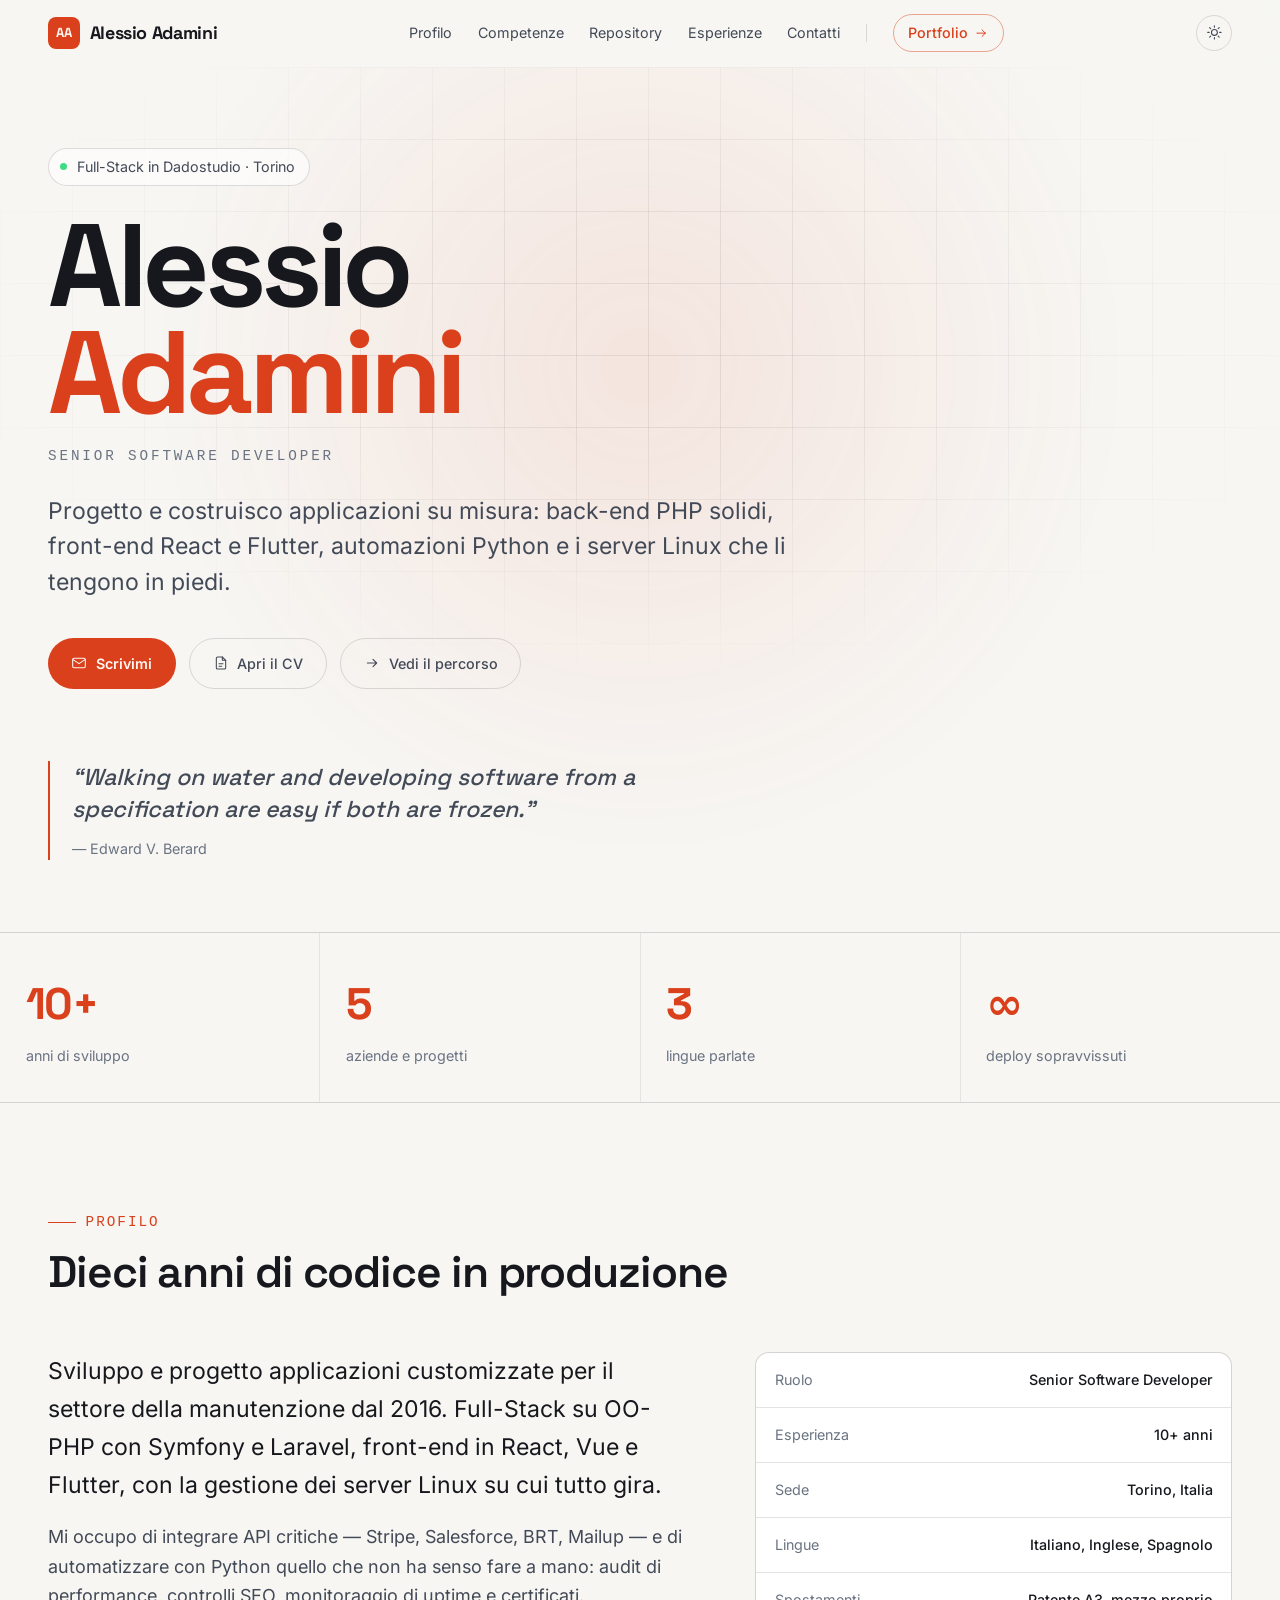
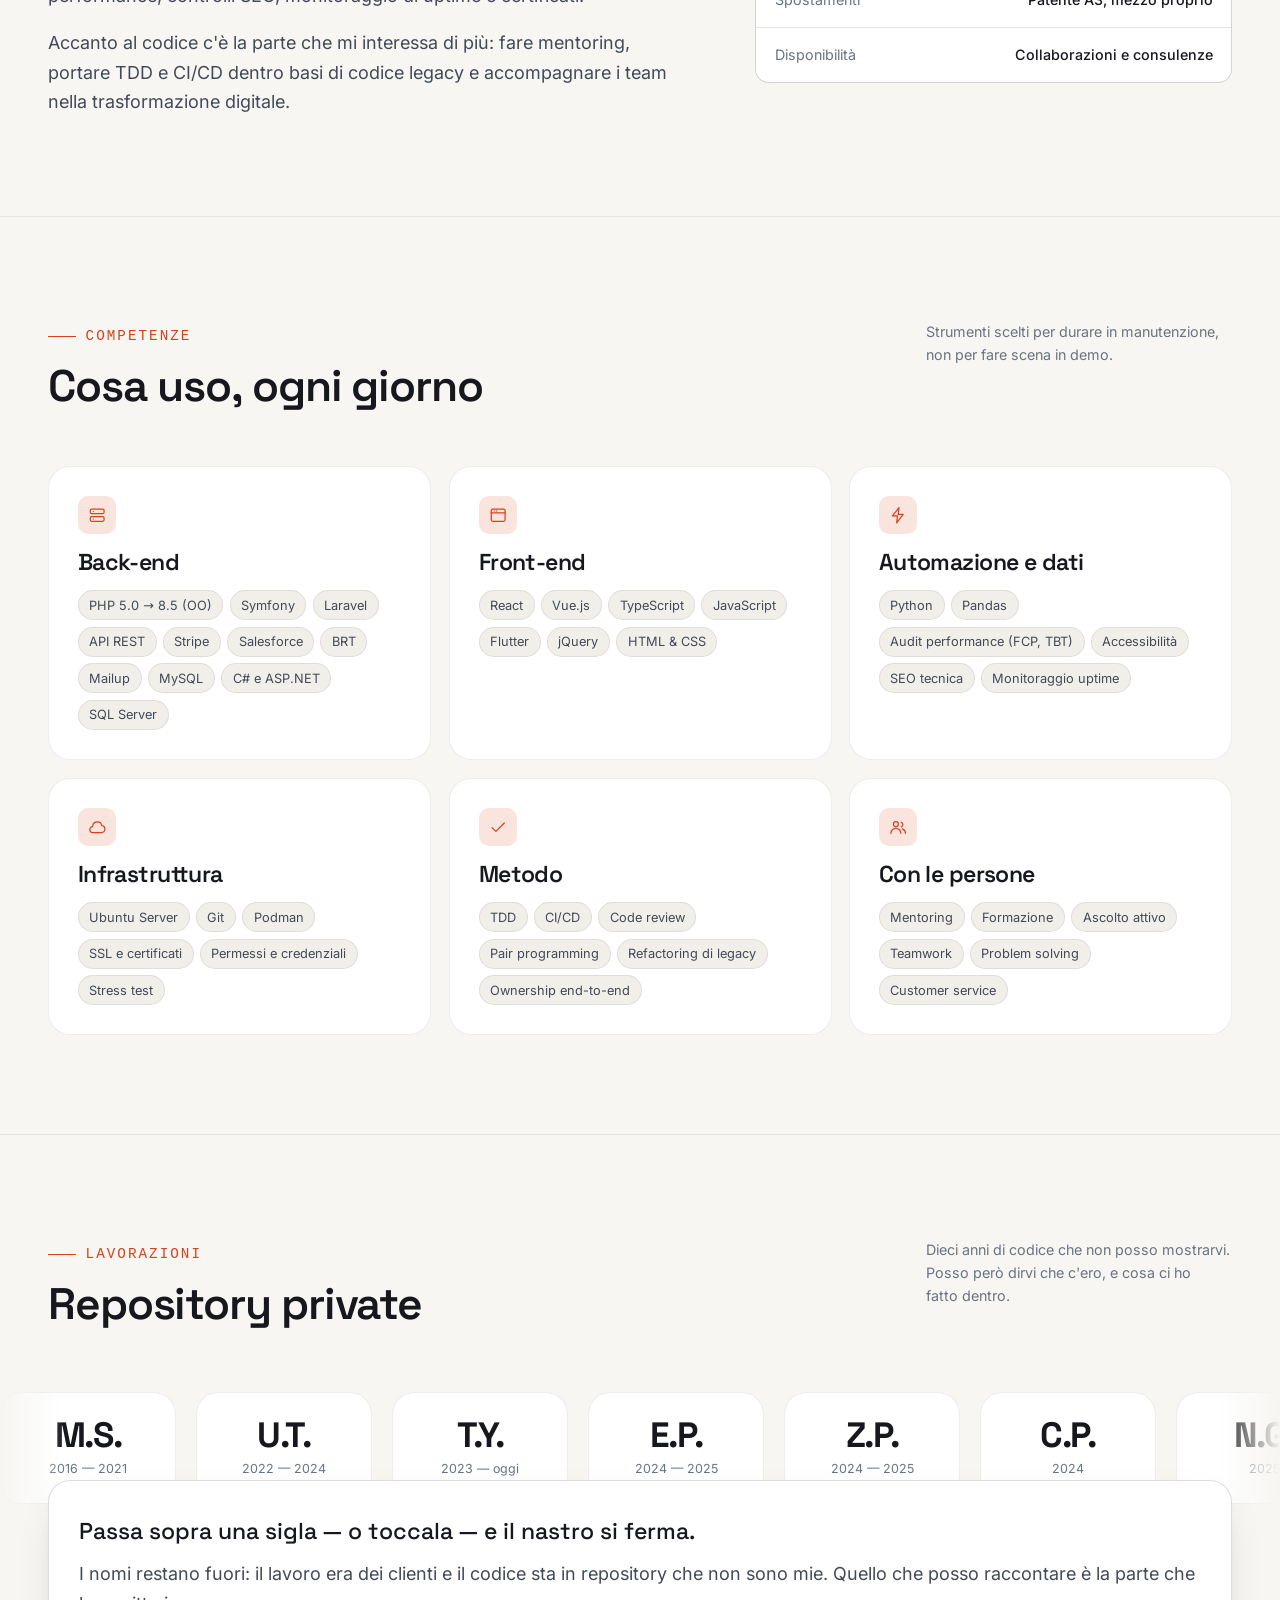
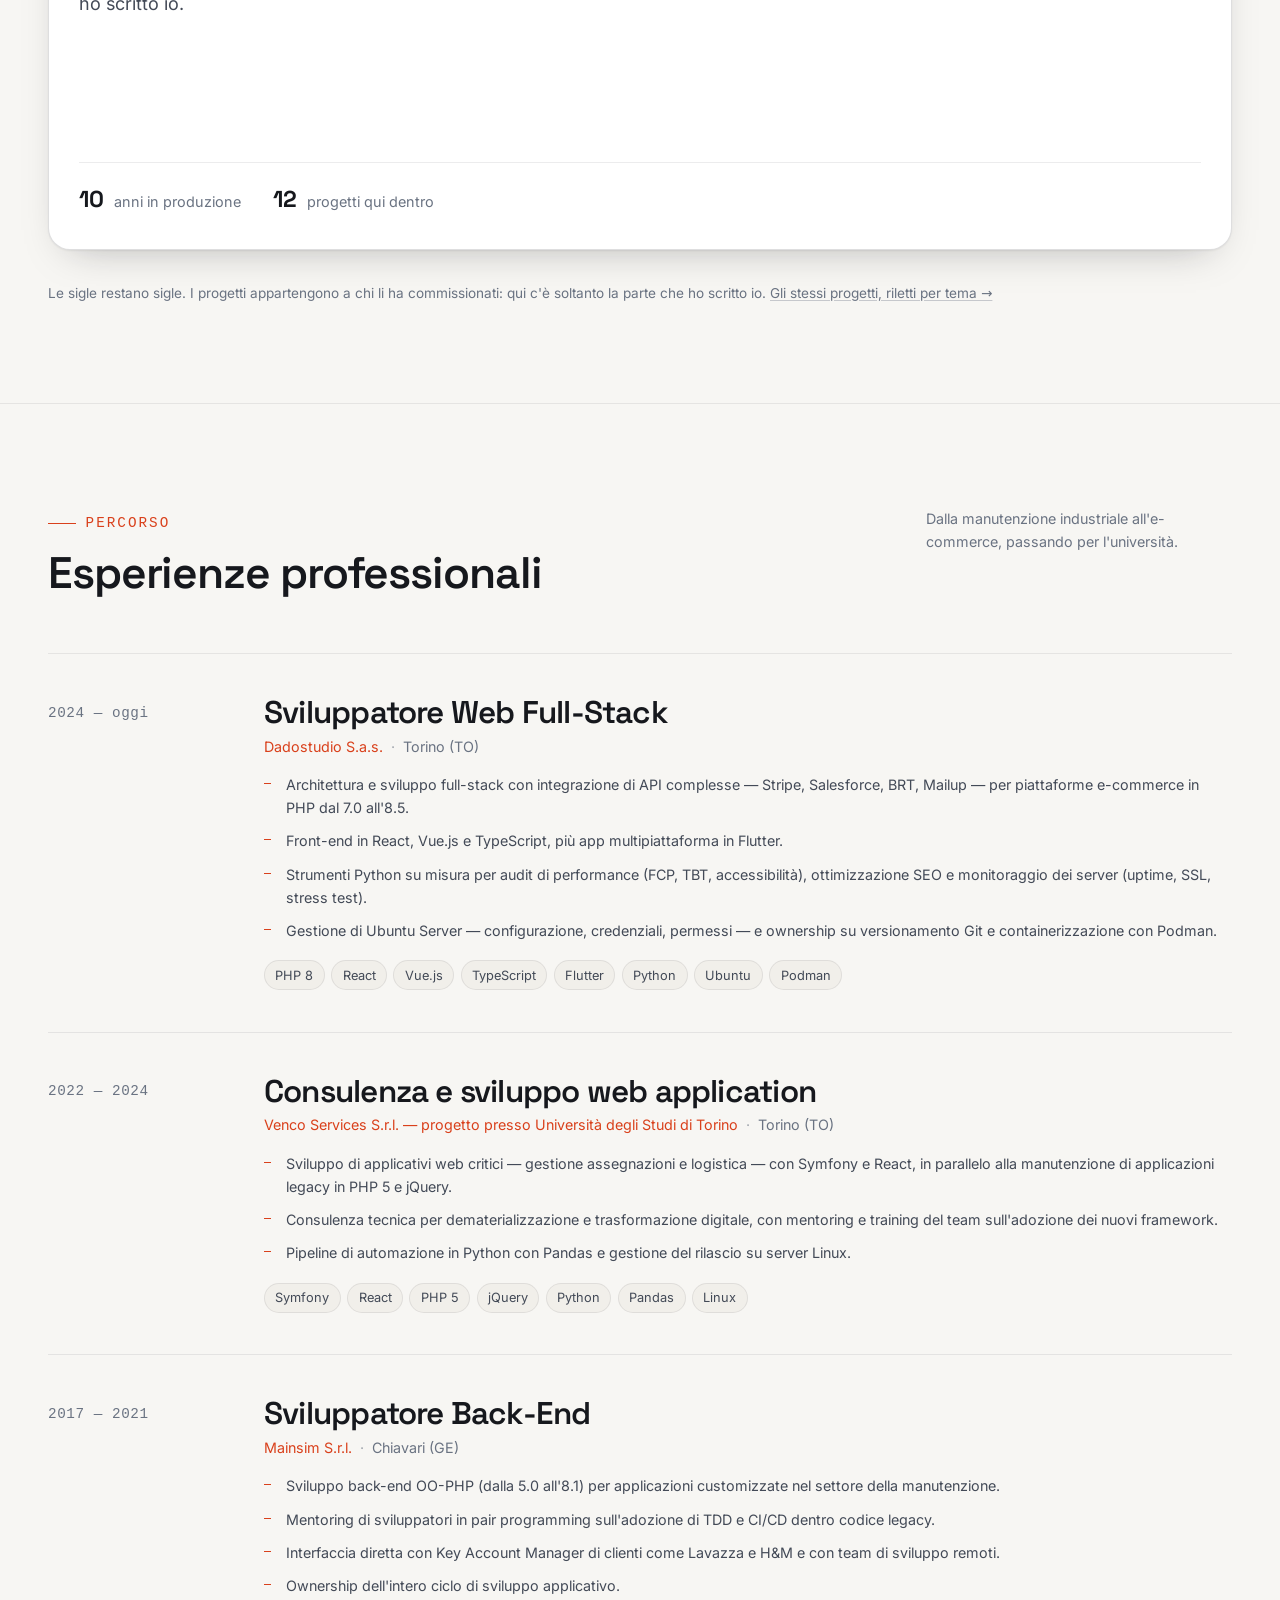
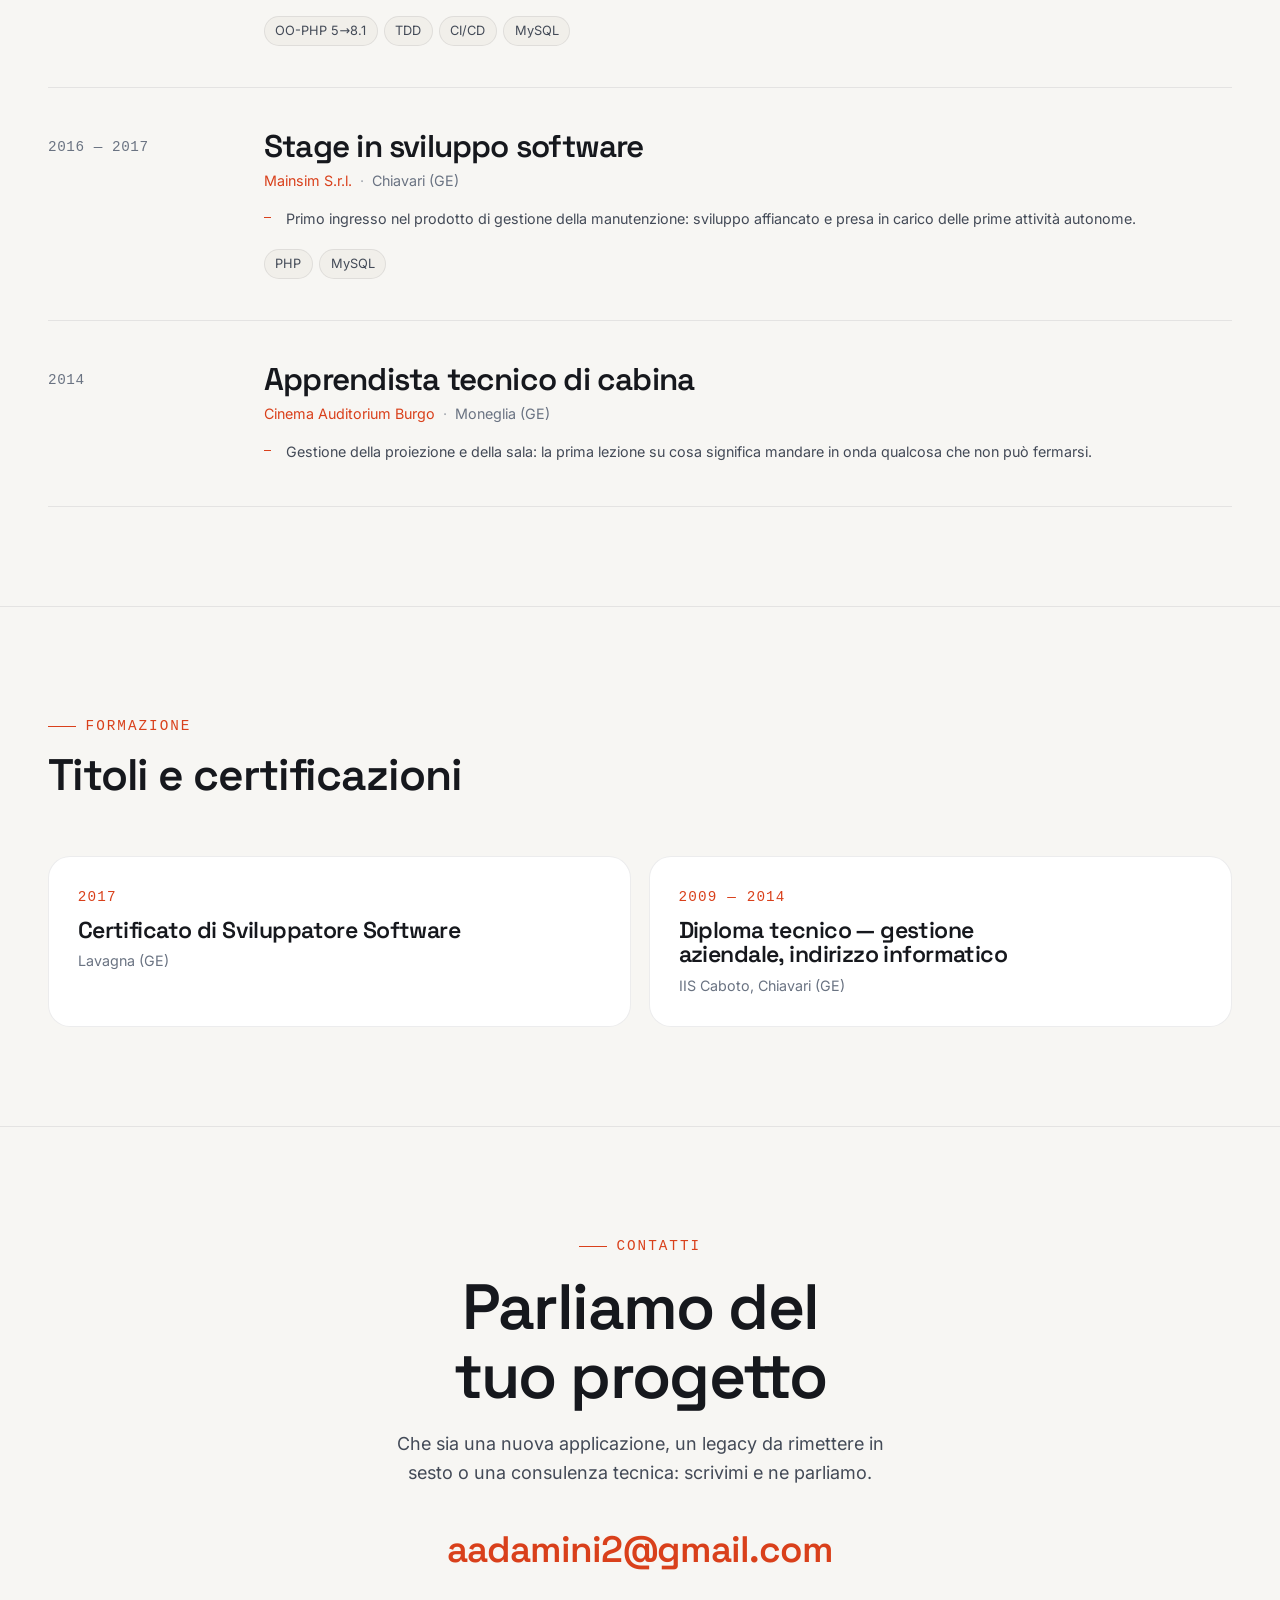
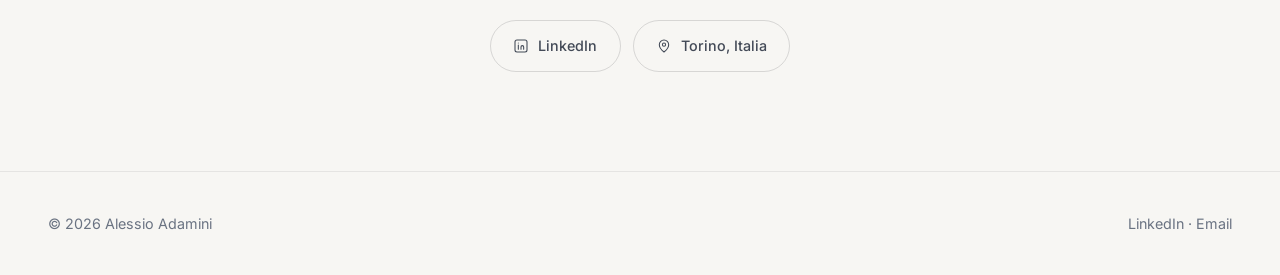
<file: docs/index.html>
<!DOCTYPE html>
<html lang="it-IT" class="no-js">
<head>
	<meta charset="UTF-8">
	<meta name="viewport" content="width=device-width, initial-scale=1">
	<meta name="theme-color" content="#08090c" media="(prefers-color-scheme: dark)">
	<meta name="theme-color" content="#f7f6f3" media="(prefers-color-scheme: light)">
	<title>Alessio Adamini &#8211; Senior Software Developer · Torino</title>
<link rel="preload" href="assets/fonts/space-grotesk-700-latin.woff2" as="font" type="font/woff2" crossorigin>
<link rel="preload" href="assets/fonts/inter-400-latin.woff2" as="font" type="font/woff2" crossorigin>
	<script>
	(function(){document.documentElement.classList.remove('no-js');try{var t=localStorage.getItem('adamini-theme');if(!t){t=window.matchMedia('(prefers-color-scheme: light)').matches?'light':'dark';}document.documentElement.dataset.theme=t;}catch(e){}})();
	</script>
	<meta name="description" content="Progetto e costruisco applicazioni su misura: back-end PHP solidi, front-end React e Flutter, automazioni Python e i server Linux che li tengono in piedi.">
<meta name="author" content="Alessio Adamini">
<meta property="og:type" content="profile">
<meta property="og:title" content="Alessio Adamini — Senior Software Developer">
<meta property="og:description" content="Progetto e costruisco applicazioni su misura: back-end PHP solidi, front-end React e Flutter, automazioni Python e i server Linux che li tengono in piedi.">
<meta property="og:url" content="https://adamini-a.github.io/">
<meta property="og:image" content="https://adamini-a.github.io/assets/img/og-image.png">
<meta property="og:image:width" content="1200">
<meta property="og:image:height" content="630">
<meta property="og:locale" content="it_IT">
<meta property="og:site_name" content="Alessio Adamini">
<meta name="twitter:card" content="summary_large_image">
<meta name="twitter:title" content="Alessio Adamini — Senior Software Developer">
<meta name="twitter:description" content="Progetto e costruisco applicazioni su misura: back-end PHP solidi, front-end React e Flutter, automazioni Python e i server Linux che li tengono in piedi.">
<meta name="twitter:image" content="https://adamini-a.github.io/assets/img/og-image.png">
<script type="application/ld+json">{"@context":"https://schema.org","@type":"Person","name":"Alessio Adamini","jobTitle":"Senior Software Developer","description":"Progetto e costruisco applicazioni su misura: back-end PHP solidi, front-end React e Flutter, automazioni Python e i server Linux che li tengono in piedi.","url":"https://adamini-a.github.io/","image":"https://adamini-a.github.io/assets/img/og-image.png","email":"aadamini2@gmail.com","address":{"@type":"PostalAddress","addressLocality":"Torino, Italia"},"sameAs":["https://www.linkedin.com/in/alessio-adamini-a20788132"]}</script>


<link rel='stylesheet' href='assets/css/main.css' media='all' />
<link rel="canonical" href="https://adamini-a.github.io/" />
</head>

<body>

<a class="skip-link" href="#main">Vai al contenuto</a>

<header class="site-header" data-stuck="false">
	<div class="wrap site-header__inner">
		<a class="brand" href="" rel="home">
							<span class="brand__mark" aria-hidden="true">AA</span>
						<span>Alessio Adamini</span>
		</a>

		<nav class="nav" aria-label="Navigazione principale">
												<a href="#profilo">Profilo</a>
									<a href="#competenze">Competenze</a>
									<a href="#repository">Repository</a>
									<a href="#esperienze">Esperienze</a>
									<a href="#contatti">Contatti</a>
									<span class="nav__sep" aria-hidden="true"></span>
			<a class="nav__page" href="portfolio/">
				Portfolio
				<svg viewBox="0 0 24 24" fill="none" stroke="currentColor" stroke-width="1.6" stroke-linecap="round" stroke-linejoin="round" aria-hidden="true" focusable="false"><path d="M5 12h14m0 0-5.5-5.5M19 12l-5.5 5.5"/></svg>
			</a>
									</nav>

		<div class="header__tools">
			<button class="theme-toggle" type="button" aria-label="Cambia tema">
				<span class="icon-sun" aria-hidden="true">
					<svg viewBox="0 0 24 24" fill="none" stroke="currentColor" stroke-width="1.6" stroke-linecap="round"><circle cx="12" cy="12" r="4.2"/><path d="M12 2.5v2M12 19.5v2M2.5 12h2M19.5 12h2M5.2 5.2l1.4 1.4M17.4 17.4l1.4 1.4M18.8 5.2l-1.4 1.4M6.6 17.4l-1.4 1.4"/></svg>
				</span>
				<span class="icon-moon" aria-hidden="true">
					<svg viewBox="0 0 24 24" fill="none" stroke="currentColor" stroke-width="1.6" stroke-linecap="round" stroke-linejoin="round"><path d="M20 14.5A8.5 8.5 0 0 1 9.5 4a8.5 8.5 0 1 0 10.5 10.5Z"/></svg>
				</span>
			</button>

			<button class="nav-toggle" type="button" aria-expanded="false" aria-label="Apri il menu">
				<span></span><span></span><span></span>
			</button>
		</div>
	</div>
</header>

<main id="main">
<section class="hero" id="inizio">
	<span class="hero__grid" aria-hidden="true"></span>
	<span class="hero__glow" aria-hidden="true"></span>

	<div class="wrap">
					<p class="hero__status reveal">
				<span class="dot" aria-hidden="true"></span>
				Full-Stack in Dadostudio · Torino			</p>
		
		<h1 class="hero__name reveal" style="--reveal-delay:60ms">
			<span class="line">Alessio</span>
			<span class="line accent">Adamini</span>
		</h1>

					<p class="hero__role reveal" style="--reveal-delay:120ms">Senior Software Developer</p>
		
					<p class="hero__intro reveal" style="--reveal-delay:180ms">Progetto e costruisco applicazioni su misura: back-end PHP solidi, front-end React e Flutter, automazioni Python e i server Linux che li tengono in piedi.</p>
		
		<div class="hero__actions reveal" style="--reveal-delay:240ms">
							<a class="btn btn--primary" href="mailto:aadamini2@gmail.com">
					<svg viewBox="0 0 24 24" fill="none" stroke="currentColor" stroke-width="1.6" stroke-linecap="round" stroke-linejoin="round" aria-hidden="true" focusable="false"><rect x="2.5" y="5" width="19" height="14" rx="2"/><path d="m3 7 9 6 9-6"/></svg>					Scrivimi				</a>
			
							<a class="btn btn--ghost" href="media/Alessio_Adamini_CV_2026.pdf" target="_blank" rel="noopener">
					<svg viewBox="0 0 24 24" fill="none" stroke="currentColor" stroke-width="1.6" stroke-linecap="round" stroke-linejoin="round" aria-hidden="true" focusable="false"><path d="M14 3H7a2 2 0 0 0-2 2v14a2 2 0 0 0 2 2h10a2 2 0 0 0 2-2V8z"/><path d="M14 3v5h5M9 13h6M9 17h4"/></svg>					Apri il CV				</a>
			
			<a class="btn btn--ghost" href="#esperienze">
				<svg viewBox="0 0 24 24" fill="none" stroke="currentColor" stroke-width="1.6" stroke-linecap="round" stroke-linejoin="round" aria-hidden="true" focusable="false"><path d="M5 12h14m0 0-5.5-5.5M19 12l-5.5 5.5"/></svg>				Vedi il percorso			</a>
		</div>

					<figure class="hero__quote reveal" style="--reveal-delay:300ms">
				<blockquote><p>“Walking on water and developing software from a specification are easy if both are frozen.”</p></blockquote>
									<figcaption><cite>— Edward V. Berard</cite></figcaption>
							</figure>
			</div>
</section>
<div class="stats">
			<div class="stats__item reveal" style="--reveal-delay:0ms">
			<span class="stats__value">10+</span>
			<span class="stats__label">anni di sviluppo</span>
		</div>
			<div class="stats__item reveal" style="--reveal-delay:70ms">
			<span class="stats__value">5</span>
			<span class="stats__label">aziende e progetti</span>
		</div>
			<div class="stats__item reveal" style="--reveal-delay:140ms">
			<span class="stats__value">3</span>
			<span class="stats__label">lingue parlate</span>
		</div>
			<div class="stats__item reveal" style="--reveal-delay:210ms">
			<span class="stats__value">∞</span>
			<span class="stats__label">deploy sopravvissuti</span>
		</div>
	</div>
<section class="section" id="profilo">
	<div class="wrap">
		<div class="section__head">
			<div>
				<p class="section__kicker">Profilo</p>
				<h2 class="section__title">Dieci anni di codice in produzione</h2>
			</div>
		</div>

		<div class="about">
			<div class="about__text reveal">
															<p>Sviluppo e progetto applicazioni customizzate per il settore della manutenzione dal 2016. Full-Stack su OO-PHP con Symfony e Laravel, front-end in React, Vue e Flutter, con la gestione dei server Linux su cui tutto gira.</p>
																				<p>Mi occupo di integrare API critiche — Stripe, Salesforce, BRT, Mailup — e di automatizzare con Python quello che non ha senso fare a mano: audit di performance, controlli SEO, monitoraggio di uptime e certificati.</p>
																				<p>Accanto al codice c&#039;è la parte che mi interessa di più: fare mentoring, portare TDD e CI/CD dentro basi di codice legacy e accompagnare i team nella trasformazione digitale.</p>
												</div>

							<dl class="facts reveal" style="--reveal-delay:120ms">
											<div class="facts__row">
							<dt class="facts__key">Ruolo</dt>
							<dd class="facts__val">Senior Software Developer</dd>
						</div>
											<div class="facts__row">
							<dt class="facts__key">Esperienza</dt>
							<dd class="facts__val">10+ anni</dd>
						</div>
											<div class="facts__row">
							<dt class="facts__key">Sede</dt>
							<dd class="facts__val">Torino, Italia</dd>
						</div>
											<div class="facts__row">
							<dt class="facts__key">Lingue</dt>
							<dd class="facts__val">Italiano, Inglese, Spagnolo</dd>
						</div>
											<div class="facts__row">
							<dt class="facts__key">Spostamenti</dt>
							<dd class="facts__val">Patente A3, mezzo proprio</dd>
						</div>
											<div class="facts__row">
							<dt class="facts__key">Disponibilità</dt>
							<dd class="facts__val">Collaborazioni e consulenze</dd>
						</div>
									</dl>
					</div>
	</div>
</section>
<section class="section" id="competenze">
	<div class="wrap">
		<div class="section__head">
			<div>
				<p class="section__kicker">Competenze</p>
				<h2 class="section__title">Cosa uso, ogni giorno</h2>
			</div>
							<p class="section__lede">Strumenti scelti per durare in manutenzione, non per fare scena in demo.</p>
					</div>

		<div class="skills">
											<article class="skill-card reveal" style="--reveal-delay:0ms">
											<span class="skill-card__icon" aria-hidden="true"><svg viewBox="0 0 24 24" fill="none" stroke="currentColor" stroke-width="1.6" stroke-linecap="round" stroke-linejoin="round" aria-hidden="true" focusable="false"><rect x="3" y="4" width="18" height="6" rx="2"/><rect x="3" y="14" width="18" height="6" rx="2"/><path d="M7 7h.01M7 17h.01"/></svg></span>
					
					<h3 class="skill-card__title">Back-end</h3>

											<ul class="tags">
															<li class="tag">PHP 5.0 → 8.5 (OO)</li>
															<li class="tag">Symfony</li>
															<li class="tag">Laravel</li>
															<li class="tag">API REST</li>
															<li class="tag">Stripe</li>
															<li class="tag">Salesforce</li>
															<li class="tag">BRT</li>
															<li class="tag">Mailup</li>
															<li class="tag">MySQL</li>
															<li class="tag">C# e ASP.NET</li>
															<li class="tag">SQL Server</li>
													</ul>
									</article>
											<article class="skill-card reveal" style="--reveal-delay:70ms">
											<span class="skill-card__icon" aria-hidden="true"><svg viewBox="0 0 24 24" fill="none" stroke="currentColor" stroke-width="1.6" stroke-linecap="round" stroke-linejoin="round" aria-hidden="true" focusable="false"><rect x="3" y="4" width="18" height="16" rx="2"/><path d="M3 9h18M7 6.5h.01M10 6.5h.01"/></svg></span>
					
					<h3 class="skill-card__title">Front-end</h3>

											<ul class="tags">
															<li class="tag">React</li>
															<li class="tag">Vue.js</li>
															<li class="tag">TypeScript</li>
															<li class="tag">JavaScript</li>
															<li class="tag">Flutter</li>
															<li class="tag">jQuery</li>
															<li class="tag">HTML &amp; CSS</li>
													</ul>
									</article>
											<article class="skill-card reveal" style="--reveal-delay:140ms">
											<span class="skill-card__icon" aria-hidden="true"><svg viewBox="0 0 24 24" fill="none" stroke="currentColor" stroke-width="1.6" stroke-linecap="round" stroke-linejoin="round" aria-hidden="true" focusable="false"><path d="M13 2 4.5 13H11l-1 9 8.5-11H12l1-9Z"/></svg></span>
					
					<h3 class="skill-card__title">Automazione e dati</h3>

											<ul class="tags">
															<li class="tag">Python</li>
															<li class="tag">Pandas</li>
															<li class="tag">Audit performance (FCP, TBT)</li>
															<li class="tag">Accessibilità</li>
															<li class="tag">SEO tecnica</li>
															<li class="tag">Monitoraggio uptime</li>
													</ul>
									</article>
											<article class="skill-card reveal" style="--reveal-delay:210ms">
											<span class="skill-card__icon" aria-hidden="true"><svg viewBox="0 0 24 24" fill="none" stroke="currentColor" stroke-width="1.6" stroke-linecap="round" stroke-linejoin="round" aria-hidden="true" focusable="false"><path d="M17.5 19a4.5 4.5 0 0 0 .5-8.97A6 6 0 0 0 6.1 11.2 3.5 3.5 0 0 0 6.5 19h11Z"/></svg></span>
					
					<h3 class="skill-card__title">Infrastruttura</h3>

											<ul class="tags">
															<li class="tag">Ubuntu Server</li>
															<li class="tag">Git</li>
															<li class="tag">Podman</li>
															<li class="tag">SSL e certificati</li>
															<li class="tag">Permessi e credenziali</li>
															<li class="tag">Stress test</li>
													</ul>
									</article>
											<article class="skill-card reveal" style="--reveal-delay:280ms">
											<span class="skill-card__icon" aria-hidden="true"><svg viewBox="0 0 24 24" fill="none" stroke="currentColor" stroke-width="1.6" stroke-linecap="round" stroke-linejoin="round" aria-hidden="true" focusable="false"><path d="m4 12.5 5 5L20 6.5"/></svg></span>
					
					<h3 class="skill-card__title">Metodo</h3>

											<ul class="tags">
															<li class="tag">TDD</li>
															<li class="tag">CI/CD</li>
															<li class="tag">Code review</li>
															<li class="tag">Pair programming</li>
															<li class="tag">Refactoring di legacy</li>
															<li class="tag">Ownership end-to-end</li>
													</ul>
									</article>
											<article class="skill-card reveal" style="--reveal-delay:350ms">
											<span class="skill-card__icon" aria-hidden="true"><svg viewBox="0 0 24 24" fill="none" stroke="currentColor" stroke-width="1.6" stroke-linecap="round" stroke-linejoin="round" aria-hidden="true" focusable="false"><circle cx="9" cy="8" r="3.2"/><path d="M2.5 20a6.5 6.5 0 0 1 13 0"/><path d="M16 5.5a3.2 3.2 0 0 1 0 6M17.5 14.2A6.5 6.5 0 0 1 21.5 20"/></svg></span>
					
					<h3 class="skill-card__title">Con le persone</h3>

											<ul class="tags">
															<li class="tag">Mentoring</li>
															<li class="tag">Formazione</li>
															<li class="tag">Ascolto attivo</li>
															<li class="tag">Teamwork</li>
															<li class="tag">Problem solving</li>
															<li class="tag">Customer service</li>
													</ul>
									</article>
					</div>
	</div>
</section>
<section class="section" id="repository">
	<div class="wrap">
		<div class="section__head">
			<div>
				<p class="section__kicker">Lavorazioni</p>
				<h2 class="section__title">Repository private</h2>
			</div>
			<p class="section__lede">Dieci anni di codice che non posso mostrarvi. Posso però dirvi che c&#039;ero, e cosa ci ho fatto dentro.</p>
		</div>
	</div>

	<div class="work">
		<div class="work__viewport">
			<div class="work__track">
				<ul class="work__group" role="list">
					<li>
						<a class="work-tile" id="work-tile-ms" href="#work-card-ms" data-work="ms">
							<span class="work-tile__sigla">M.S.</span>
							<span class="work-tile__period">2016 — 2021</span>
						</a>
					</li>
					<li>
						<a class="work-tile" id="work-tile-ut" href="#work-card-ut" data-work="ut">
							<span class="work-tile__sigla">U.T.</span>
							<span class="work-tile__period">2022 — 2024</span>
						</a>
					</li>
					<li>
						<a class="work-tile" id="work-tile-ty" href="#work-card-ty" data-work="ty">
							<span class="work-tile__sigla">T.Y.</span>
							<span class="work-tile__period">2023 — oggi</span>
						</a>
					</li>
					<li>
						<a class="work-tile" id="work-tile-ep" href="#work-card-ep" data-work="ep">
							<span class="work-tile__sigla">E.P.</span>
							<span class="work-tile__period">2024 — 2025</span>
						</a>
					</li>
					<li>
						<a class="work-tile" id="work-tile-zp" href="#work-card-zp" data-work="zp">
							<span class="work-tile__sigla">Z.P.</span>
							<span class="work-tile__period">2024 — 2025</span>
						</a>
					</li>
					<li>
						<a class="work-tile" id="work-tile-cp" href="#work-card-cp" data-work="cp">
							<span class="work-tile__sigla">C.P.</span>
							<span class="work-tile__period">2024</span>
						</a>
					</li>
					<li>
						<a class="work-tile" id="work-tile-ng" href="#work-card-ng" data-work="ng">
							<span class="work-tile__sigla">N.G.</span>
							<span class="work-tile__period">2025</span>
						</a>
					</li>
					<li>
						<a class="work-tile" id="work-tile-wp4" href="#work-card-wp4" data-work="wp4">
							<span class="work-tile__sigla">4×WP</span>
							<span class="work-tile__period">2025</span>
						</a>
					</li>
					<li>
						<a class="work-tile" id="work-tile-fc" href="#work-card-fc" data-work="fc">
							<span class="work-tile__sigla">F.C.</span>
							<span class="work-tile__period">2025 — oggi</span>
						</a>
					</li>
					<li>
						<a class="work-tile" id="work-tile-rr" href="#work-card-rr" data-work="rr">
							<span class="work-tile__sigla">R.R.</span>
							<span class="work-tile__period">2025 — oggi</span>
						</a>
					</li>
					<li>
						<a class="work-tile" id="work-tile-qd" href="#work-card-qd" data-work="qd">
							<span class="work-tile__sigla">Q.D.</span>
							<span class="work-tile__period">2025 — oggi</span>
						</a>
					</li>
					<li>
						<a class="work-tile" id="work-tile-rs" href="#work-card-rs" data-work="rs">
							<span class="work-tile__sigla">R.S.</span>
							<span class="work-tile__period">2026</span>
						</a>
					</li>
				</ul>
			</div>
		</div>

		<div class="work__cards wrap reveal">
			<article class="work-card work-card--intro" data-open>
				<p class="work-card__intro">Passa sopra una sigla — o toccala — e il nastro si ferma.</p>
				<p class="work-card__hint">I nomi restano fuori: il lavoro era dei clienti e il codice sta in repository che non sono mie. Quello che posso raccontare è la parte che ho scritto io.</p>
				<ul class="work-card__numbers">
					<li><span class="work-card__metric-value">10</span> anni in produzione</li>
					<li><span class="work-card__metric-value">12</span> progetti qui dentro</li>
				</ul>
			</article>

			<article class="work-card" id="work-card-ms" role="region" aria-labelledby="work-tile-ms">
				<div class="work-card__head">
					<p class="work-card__sigla">M.S.</p>
					<p class="work-card__period">2016 — 2021</p>
				</div>
				<div class="work-card__body">
					<p class="work-card__hint">Software house di un gestionale per la manutenzione industriale, usato da una torrefazione globale e da una catena di fast fashion.</p>
					<ul class="work-card__list">
						<li>Back-end OO-PHP dalla 5.0 alla 8.1, su applicazioni personalizzate cliente per cliente.</li>
						<li>TDD e CI/CD portati dentro una base di codice legacy, in pair programming con il team.</li>
						<li>Interfaccia diretta con i key account dei clienti finali e con gli sviluppatori remoti.</li>
					</ul>
				</div>
				<div class="work-card__side">
					<ul class="tags">
						<li class="tag">OO-PHP 5 → 8.1</li>
						<li class="tag">MySQL</li>
						<li class="tag">TDD</li>
						<li class="tag">CI/CD</li>
					</ul>
				</div>
			</article>

			<article class="work-card" id="work-card-ut" role="region" aria-labelledby="work-tile-ut">
				<div class="work-card__head">
					<p class="work-card__sigla">U.T.</p>
					<p class="work-card__period">2022 — 2024</p>
				</div>
				<div class="work-card__body">
					<p class="work-card__hint">Uno dei più grandi atenei pubblici italiani, con un parco applicativo stratificato in vent&#039;anni e nessuna possibilità di fermare il servizio.</p>
					<ul class="work-card__list">
						<li>Applicativi web critici per la gestione di assegnazioni e logistica, in Symfony e React.</li>
						<li>Manutenzione in parallelo del legacy in PHP 5 e jQuery, senza interruzioni.</li>
						<li>Pipeline di automazione in Python e Pandas, con rilascio su Linux.</li>
						<li>Mentoring del team interno sull&#039;adozione dei nuovi framework.</li>
					</ul>
				</div>
				<div class="work-card__side">
					<ul class="tags">
						<li class="tag">Symfony</li>
						<li class="tag">React</li>
						<li class="tag">PHP 5</li>
						<li class="tag">jQuery</li>
						<li class="tag">Python</li>
						<li class="tag">Pandas</li>
					</ul>
				</div>
			</article>

			<article class="work-card" id="work-card-ty" role="region" aria-labelledby="work-tile-ty">
				<div class="work-card__head">
					<p class="work-card__sigla">T.Y.</p>
					<p class="work-card__period">2023 — oggi</p>
				</div>
				<div class="work-card__body">
					<p class="work-card__hint">Cantiere navale che costruisce superyacht su misura in acciaio e alluminio: pochi scafi l&#039;anno, ognuno un progetto a sé.</p>
					<ul class="work-card__list">
						<li>Controllo accessi al cantiere scritto da zero: aziende appaltatrici e subappaltatrici, dipendenti, ospiti e commesse, ognuno con i suoi documenti e le sue scadenze.</li>
						<li>Badge e autorizzazioni generati dall&#039;applicazione, avvisi automatici sui documenti in scadenza e anagrafiche passate in automatico al sistema dei varchi.</li>
						<li>Sistema di helpdesk a ticket costruito da zero, con ruoli e permessi per reparto.</li>
						<li>Analisi dello storico degli accessi per capire chi usava davvero cosa.</li>
					</ul>
				</div>
				<div class="work-card__side">
					<ul class="tags">
						<li class="tag">ASP.NET</li>
						<li class="tag">C#</li>
						<li class="tag">SQL Server</li>
						<li class="tag">Laravel 12</li>
						<li class="tag">Backpack</li>
						<li class="tag">SQLite</li>
					</ul>
					<p class="work-card__metric"><span class="work-card__metric-value">3.000+</span> persone censite</p>
				</div>
			</article>

			<article class="work-card" id="work-card-ep" role="region" aria-labelledby="work-tile-ep">
				<div class="work-card__head">
					<p class="work-card__sigla">E.P.</p>
					<p class="work-card__period">2024 — 2025</p>
				</div>
				<div class="work-card__body">
					<p class="work-card__hint">Gruppo europeo delle grandi cucine e lavanderie professionali: le attrezzature che stanno dietro a hotel, ospedali e catene di ristorazione.</p>
					<ul class="work-card__list">
						<li>Evoluzione del tema corporate multi-country, con menù differenziati per paese.</li>
						<li>Pagine di linea prodotto costruite per reggere un catalogo che cambia di continuo.</li>
					</ul>
				</div>
				<div class="work-card__side">
					<ul class="tags">
						<li class="tag">WordPress</li>
						<li class="tag">PHP 8</li>
						<li class="tag">ACF</li>
						<li class="tag">Composer</li>
					</ul>
					<p class="work-card__metric"><span class="work-card__metric-value">100+</span> paesi serviti</p>
				</div>
			</article>

			<article class="work-card" id="work-card-zp" role="region" aria-labelledby="work-tile-zp">
				<div class="work-card__head">
					<p class="work-card__sigla">Z.P.</p>
					<p class="work-card__period">2024 — 2025</p>
				</div>
				<div class="work-card__body">
					<p class="work-card__hint">Marchio storico della ristorazione professionale, stesso gruppo industriale del precedente, con una rete di distributori multilingua.</p>
					<ul class="work-card__list">
						<li>Sito corporate multilingua e set di landing di prodotto.</li>
						<li>Allineamento delle traduzioni e recupero delle etichette mancanti fra le lingue.</li>
					</ul>
				</div>
				<div class="work-card__side">
					<ul class="tags">
						<li class="tag">WordPress</li>
						<li class="tag">SCSS</li>
						<li class="tag">ACF</li>
					</ul>
				</div>
			</article>

			<article class="work-card" id="work-card-cp" role="region" aria-labelledby="work-tile-cp">
				<div class="work-card__head">
					<p class="work-card__sigla">C.P.</p>
					<p class="work-card__period">2024</p>
				</div>
				<div class="work-card__body">
					<p class="work-card__hint">Rete di aree di sosta per camper: la piazzola si trova, si prenota e si paga dal telefono, e il check-in è già fatto prima di arrivare.</p>
					<ul class="work-card__list">
						<li>App Android e iOS in Flutter scritta da zero: mappa delle aree, filtri, calendario, prenotazione e QR code per il check-in.</li>
						<li>Documenti degli ospiti letti dal telefono: OCR della zona MRZ e lettura NFC del chip del passaporto, con un modulo nativo in Kotlin.</li>
						<li>Pagamenti con Stripe, Apple Pay e Google Pay; accesso con Google e Apple tramite Firebase.</li>
					</ul>
				</div>
				<div class="work-card__side">
					<ul class="tags">
						<li class="tag">Flutter</li>
						<li class="tag">Dart</li>
						<li class="tag">Kotlin</li>
						<li class="tag">Firebase</li>
						<li class="tag">Stripe</li>
					</ul>
					<p class="work-card__metric"><span class="work-card__metric-value">56</span> build rilasciate</p>
				</div>
			</article>

			<article class="work-card" id="work-card-ng" role="region" aria-labelledby="work-tile-ng">
				<div class="work-card__head">
					<p class="work-card__sigla">N.G.</p>
					<p class="work-card__period">2025</p>
				</div>
				<div class="work-card__body">
					<p class="work-card__hint">Rete di centri specializzati con area riservata agli affiliati: ogni centro vede i propri dati e nient&#039;altro.</p>
					<ul class="work-card__list">
						<li>Piattaforma Nuxt e Strapi con scoping dei permessi per centro.</li>
						<li>Protezione anti-spam sui form pubblici senza appoggiarsi a servizi di terze parti.</li>
					</ul>
				</div>
				<div class="work-card__side">
					<ul class="tags">
						<li class="tag">Nuxt</li>
						<li class="tag">Strapi</li>
						<li class="tag">PM2</li>
					</ul>
				</div>
			</article>

			<article class="work-card" id="work-card-wp4" role="region" aria-labelledby="work-tile-wp4">
				<div class="work-card__head">
					<p class="work-card__sigla">4×WP</p>
					<p class="work-card__period">2025</p>
				</div>
				<div class="work-card__body">
					<p class="work-card__hint">Quattro siti sullo stesso hosting, compromessi dallo stesso vettore nel giro di pochi giorni.</p>
					<ul class="work-card__list">
						<li>Bonifica sito per sito: quarantena dei file infetti, rimozione delle utenze amministrative fittizie.</li>
						<li>Chiusura delle vulnerabilità che avevano aperto la porta e piano di hardening per il dopo.</li>
						<li>Documentazione dell&#039;incidente, perché la prossima volta si parta da lì.</li>
					</ul>
				</div>
				<div class="work-card__side">
					<ul class="tags">
						<li class="tag">WordPress</li>
						<li class="tag">Linux</li>
						<li class="tag">Incident response</li>
						<li class="tag">Hardening</li>
					</ul>
					<p class="work-card__metric"><span class="work-card__metric-value">4</span> siti rimessi in sicurezza</p>
				</div>
			</article>

			<article class="work-card" id="work-card-fc" role="region" aria-labelledby="work-tile-fc">
				<div class="work-card__head">
					<p class="work-card__sigla">F.C.</p>
					<p class="work-card__period">2025 — oggi</p>
				</div>
				<div class="work-card__body">
					<p class="work-card__hint">Produttore di impianti di aspirazione e trattamento dell&#039;aria per officine e industria, con una rete di rivenditori in decine di paesi.</p>
					<ul class="work-card__list">
						<li>Portale B2B con configuratore a fasi: l&#039;ordine si costruisce un pezzo alla volta.</li>
						<li>Migrazione in corso da React e Laravel a un monorepo Nuxt e Strapi.</li>
						<li>Reverse proxy e gestione dei processi sul server di produzione.</li>
					</ul>
				</div>
				<div class="work-card__side">
					<ul class="tags">
						<li class="tag">React</li>
						<li class="tag">Laravel</li>
						<li class="tag">Nuxt</li>
						<li class="tag">Strapi</li>
						<li class="tag">PM2</li>
					</ul>
				</div>
			</article>

			<article class="work-card" id="work-card-rr" role="region" aria-labelledby="work-tile-rr">
				<div class="work-card__head">
					<p class="work-card__sigla">R.R.</p>
					<p class="work-card__period">2025 — oggi</p>
				</div>
				<div class="work-card__body">
					<p class="work-card__hint">Laboratorio di ricamo e stampa personalizzata che vende online in tutta Italia: ogni ordine è un pezzo unico da mandare in produzione.</p>
					<ul class="work-card__list">
						<li>Rifacimento completo a partire dal legacy, con rendering lato server e un back-end dedicato al front.</li>
						<li>Integrazione del corriere, corrispettivi e fatture, spooler per le email transazionali.</li>
						<li>Watchdog che rimette in piedi i processi quando cadono, e credenziali mascherate nei log.</li>
					</ul>
				</div>
				<div class="work-card__side">
					<ul class="tags">
						<li class="tag">Nuxt 4</li>
						<li class="tag">Strapi 5</li>
						<li class="tag">MySQL</li>
						<li class="tag">PM2</li>
					</ul>
					<p class="work-card__metric"><span class="work-card__metric-value">571</span> commit</p>
				</div>
			</article>

			<article class="work-card" id="work-card-qd" role="region" aria-labelledby="work-tile-qd">
				<div class="work-card__head">
					<p class="work-card__sigla">Q.D.</p>
					<p class="work-card__period">2025 — oggi</p>
				</div>
				<div class="work-card__body">
					<p class="work-card__hint">E-commerce di condotte e tubazioni tagliate su misura: il prezzo dipende da come configuri il pezzo, non da un listino.</p>
					<ul class="work-card__list">
						<li>Motore di pricing dinamico e checkout su misura sopra WooCommerce.</li>
						<li>Regole di spedizione per merce ingombrante.</li>
					</ul>
				</div>
				<div class="work-card__side">
					<ul class="tags">
						<li class="tag">WooCommerce</li>
						<li class="tag">PHP</li>
						<li class="tag">SCSS</li>
						<li class="tag">Composer</li>
					</ul>
				</div>
			</article>

			<article class="work-card" id="work-card-rs" role="region" aria-labelledby="work-tile-rs">
				<div class="work-card__head">
					<p class="work-card__sigla">R.S.</p>
					<p class="work-card__period">2026</p>
				</div>
				<div class="work-card__body">
					<p class="work-card__hint">E-commerce di ricambi per scooter su OpenCart, ereditato da mani precedenti: dati dei clienti esposti in più punti, senza che nessuno se ne fosse accorto.</p>
					<ul class="work-card__list">
						<li>Analisi di sicurezza dell&#039;installazione: nove vettori di esposizione documentati con le prove, dal dump del database raggiungibile dal web alle credenziali in chiaro ripetute in più file.</li>
						<li>Password dei clienti conservate con hashing debole: ne ho dimostrato la fragilità per far pesare il rischio reale, non per ipotesi.</li>
						<li>Piano di rientro in ordine di priorità e nota sugli obblighi GDPR, visto che tra i dati esposti c&#039;erano anche codici fiscali.</li>
					</ul>
				</div>
				<div class="work-card__side">
					<ul class="tags">
						<li class="tag">Security audit</li>
						<li class="tag">OpenCart</li>
						<li class="tag">PHP</li>
						<li class="tag">GDPR</li>
					</ul>
					<p class="work-card__metric"><span class="work-card__metric-value">9</span> vettori di fuga documentati</p>
				</div>
			</article>
		</div>
	</div>

	<div class="wrap">
		<p class="work__note">Le sigle restano sigle. I progetti appartengono a chi li ha commissionati: qui c&#039;è soltanto la parte che ho scritto io. <a href="portfolio/">Gli stessi progetti, riletti per tema →</a></p>
	</div>
</section>
<section class="section" id="esperienze">
	<div class="wrap">
		<div class="section__head">
			<div>
				<p class="section__kicker">Percorso</p>
				<h2 class="section__title">Esperienze professionali</h2>
			</div>
							<p class="section__lede">Dalla manutenzione industriale all&#039;e-commerce, passando per l&#039;università.</p>
					</div>

		<div class="timeline">
											<article class="tl-item reveal">
					<p class="tl-item__period">2024 — oggi</p>

					<div class="tl-item__body">
						<h3 class="tl-item__role">Sviluppatore Web Full-Stack</h3>

													<p class="tl-item__org">
																	<span>Dadostudio S.a.s.</span>
																									<span class="sep" aria-hidden="true">·</span>
																									<span class="place">Torino (TO)</span>
															</p>
						
													<ul class="tl-item__list">
																	<li>Architettura e sviluppo full-stack con integrazione di API complesse — Stripe, Salesforce, BRT, Mailup — per piattaforme e-commerce in PHP dal 7.0 all&#039;8.5.</li>
																	<li>Front-end in React, Vue.js e TypeScript, più app multipiattaforma in Flutter.</li>
																	<li>Strumenti Python su misura per audit di performance (FCP, TBT, accessibilità), ottimizzazione SEO e monitoraggio dei server (uptime, SSL, stress test).</li>
																	<li>Gestione di Ubuntu Server — configurazione, credenziali, permessi — e ownership su versionamento Git e containerizzazione con Podman.</li>
															</ul>
						
													<ul class="tags tl-item__stack">
																	<li class="tag">PHP 8</li>
																	<li class="tag">React</li>
																	<li class="tag">Vue.js</li>
																	<li class="tag">TypeScript</li>
																	<li class="tag">Flutter</li>
																	<li class="tag">Python</li>
																	<li class="tag">Ubuntu</li>
																	<li class="tag">Podman</li>
															</ul>
											</div>
				</article>
											<article class="tl-item reveal">
					<p class="tl-item__period">2022 — 2024</p>

					<div class="tl-item__body">
						<h3 class="tl-item__role">Consulenza e sviluppo web application</h3>

													<p class="tl-item__org">
																	<span>Venco Services S.r.l. — progetto presso Università degli Studi di Torino</span>
																									<span class="sep" aria-hidden="true">·</span>
																									<span class="place">Torino (TO)</span>
															</p>
						
													<ul class="tl-item__list">
																	<li>Sviluppo di applicativi web critici — gestione assegnazioni e logistica — con Symfony e React, in parallelo alla manutenzione di applicazioni legacy in PHP 5 e jQuery.</li>
																	<li>Consulenza tecnica per dematerializzazione e trasformazione digitale, con mentoring e training del team sull&#039;adozione dei nuovi framework.</li>
																	<li>Pipeline di automazione in Python con Pandas e gestione del rilascio su server Linux.</li>
															</ul>
						
													<ul class="tags tl-item__stack">
																	<li class="tag">Symfony</li>
																	<li class="tag">React</li>
																	<li class="tag">PHP 5</li>
																	<li class="tag">jQuery</li>
																	<li class="tag">Python</li>
																	<li class="tag">Pandas</li>
																	<li class="tag">Linux</li>
															</ul>
											</div>
				</article>
											<article class="tl-item reveal">
					<p class="tl-item__period">2017 — 2021</p>

					<div class="tl-item__body">
						<h3 class="tl-item__role">Sviluppatore Back-End</h3>

													<p class="tl-item__org">
																	<span>Mainsim S.r.l.</span>
																									<span class="sep" aria-hidden="true">·</span>
																									<span class="place">Chiavari (GE)</span>
															</p>
						
													<ul class="tl-item__list">
																	<li>Sviluppo back-end OO-PHP (dalla 5.0 all&#039;8.1) per applicazioni customizzate nel settore della manutenzione.</li>
																	<li>Mentoring di sviluppatori in pair programming sull&#039;adozione di TDD e CI/CD dentro codice legacy.</li>
																	<li>Interfaccia diretta con Key Account Manager di clienti come Lavazza e H&amp;M e con team di sviluppo remoti.</li>
																	<li>Ownership dell&#039;intero ciclo di sviluppo applicativo.</li>
															</ul>
						
													<ul class="tags tl-item__stack">
																	<li class="tag">OO-PHP 5→8.1</li>
																	<li class="tag">TDD</li>
																	<li class="tag">CI/CD</li>
																	<li class="tag">MySQL</li>
															</ul>
											</div>
				</article>
											<article class="tl-item reveal">
					<p class="tl-item__period">2016 — 2017</p>

					<div class="tl-item__body">
						<h3 class="tl-item__role">Stage in sviluppo software</h3>

													<p class="tl-item__org">
																	<span>Mainsim S.r.l.</span>
																									<span class="sep" aria-hidden="true">·</span>
																									<span class="place">Chiavari (GE)</span>
															</p>
						
													<ul class="tl-item__list">
																	<li>Primo ingresso nel prodotto di gestione della manutenzione: sviluppo affiancato e presa in carico delle prime attività autonome.</li>
															</ul>
						
													<ul class="tags tl-item__stack">
																	<li class="tag">PHP</li>
																	<li class="tag">MySQL</li>
															</ul>
											</div>
				</article>
											<article class="tl-item reveal">
					<p class="tl-item__period">2014</p>

					<div class="tl-item__body">
						<h3 class="tl-item__role">Apprendista tecnico di cabina</h3>

													<p class="tl-item__org">
																	<span>Cinema Auditorium Burgo</span>
																									<span class="sep" aria-hidden="true">·</span>
																									<span class="place">Moneglia (GE)</span>
															</p>
						
													<ul class="tl-item__list">
																	<li>Gestione della proiezione e della sala: la prima lezione su cosa significa mandare in onda qualcosa che non può fermarsi.</li>
															</ul>
						
											</div>
				</article>
					</div>
	</div>
</section>
<section class="section" id="formazione">
	<div class="wrap">
		<div class="section__head">
			<div>
				<p class="section__kicker">Formazione</p>
				<h2 class="section__title">Titoli e certificazioni</h2>
			</div>
		</div>

		<div class="education">
											<article class="edu-card reveal" style="--reveal-delay:0ms">
											<p class="edu-card__year">2017</p>
										<h3 class="edu-card__title">Certificato di Sviluppatore Software</h3>
											<p class="edu-card__org">Lavagna (GE)</p>
									</article>
											<article class="edu-card reveal" style="--reveal-delay:80ms">
											<p class="edu-card__year">2009 — 2014</p>
										<h3 class="edu-card__title">Diploma tecnico — gestione aziendale, indirizzo informatico</h3>
											<p class="edu-card__org">IIS Caboto, Chiavari (GE)</p>
									</article>
					</div>
	</div>
</section>
<section class="section contact" id="contatti">
	<div class="wrap wrap--narrow">
		<p class="section__kicker" style="justify-content:center">Contatti</p>
		<h2 class="contact__title reveal">Parliamo del tuo progetto</h2>

					<p class="contact__lede reveal" style="--reveal-delay:80ms">Che sia una nuova applicazione, un legacy da rimettere in sesto o una consulenza tecnica: scrivimi e ne parliamo.</p>
		
					<a class="contact__mail reveal" style="--reveal-delay:140ms" href="mailto:aadamini2@gmail.com">
				aadamini2@gmail.com			</a>
		
		<div class="contact__links reveal" style="--reveal-delay:200ms">
			
							<a class="btn btn--ghost" href="https://www.linkedin.com/in/alessio-adamini-a20788132" target="_blank" rel="me noopener">
					<svg viewBox="0 0 24 24" fill="none" stroke="currentColor" stroke-width="1.6" stroke-linecap="round" stroke-linejoin="round" aria-hidden="true" focusable="false"><rect x="3" y="3" width="18" height="18" rx="3"/><path d="M8 10.5V17M8 7.5v.01M12 17v-3.6a2 2 0 0 1 4 0V17"/></svg>					LinkedIn
				</a>
			
			
							<span class="btn btn--ghost">
					<svg viewBox="0 0 24 24" fill="none" stroke="currentColor" stroke-width="1.6" stroke-linecap="round" stroke-linejoin="round" aria-hidden="true" focusable="false"><path d="M12 21s7-5.6 7-11a7 7 0 1 0-14 0c0 5.4 7 11 7 11Z"/><circle cx="12" cy="10" r="2.4"/></svg>					Torino, Italia				</span>
					</div>
	</div>
</section>
</main>

<footer class="site-footer">
	<div class="wrap site-footer__inner">
		<p>
			© 2026 Alessio Adamini		</p>

		<p>
							<a href="https://www.linkedin.com/in/alessio-adamini-a20788132" rel="me noopener" target="_blank">LinkedIn</a>
													· <a href="mailto:aadamini2@gmail.com">Email</a>
					</p>
	</div>
</footer>

<script defer src="assets/js/main.js"></script>
</body>
</html>
</file>
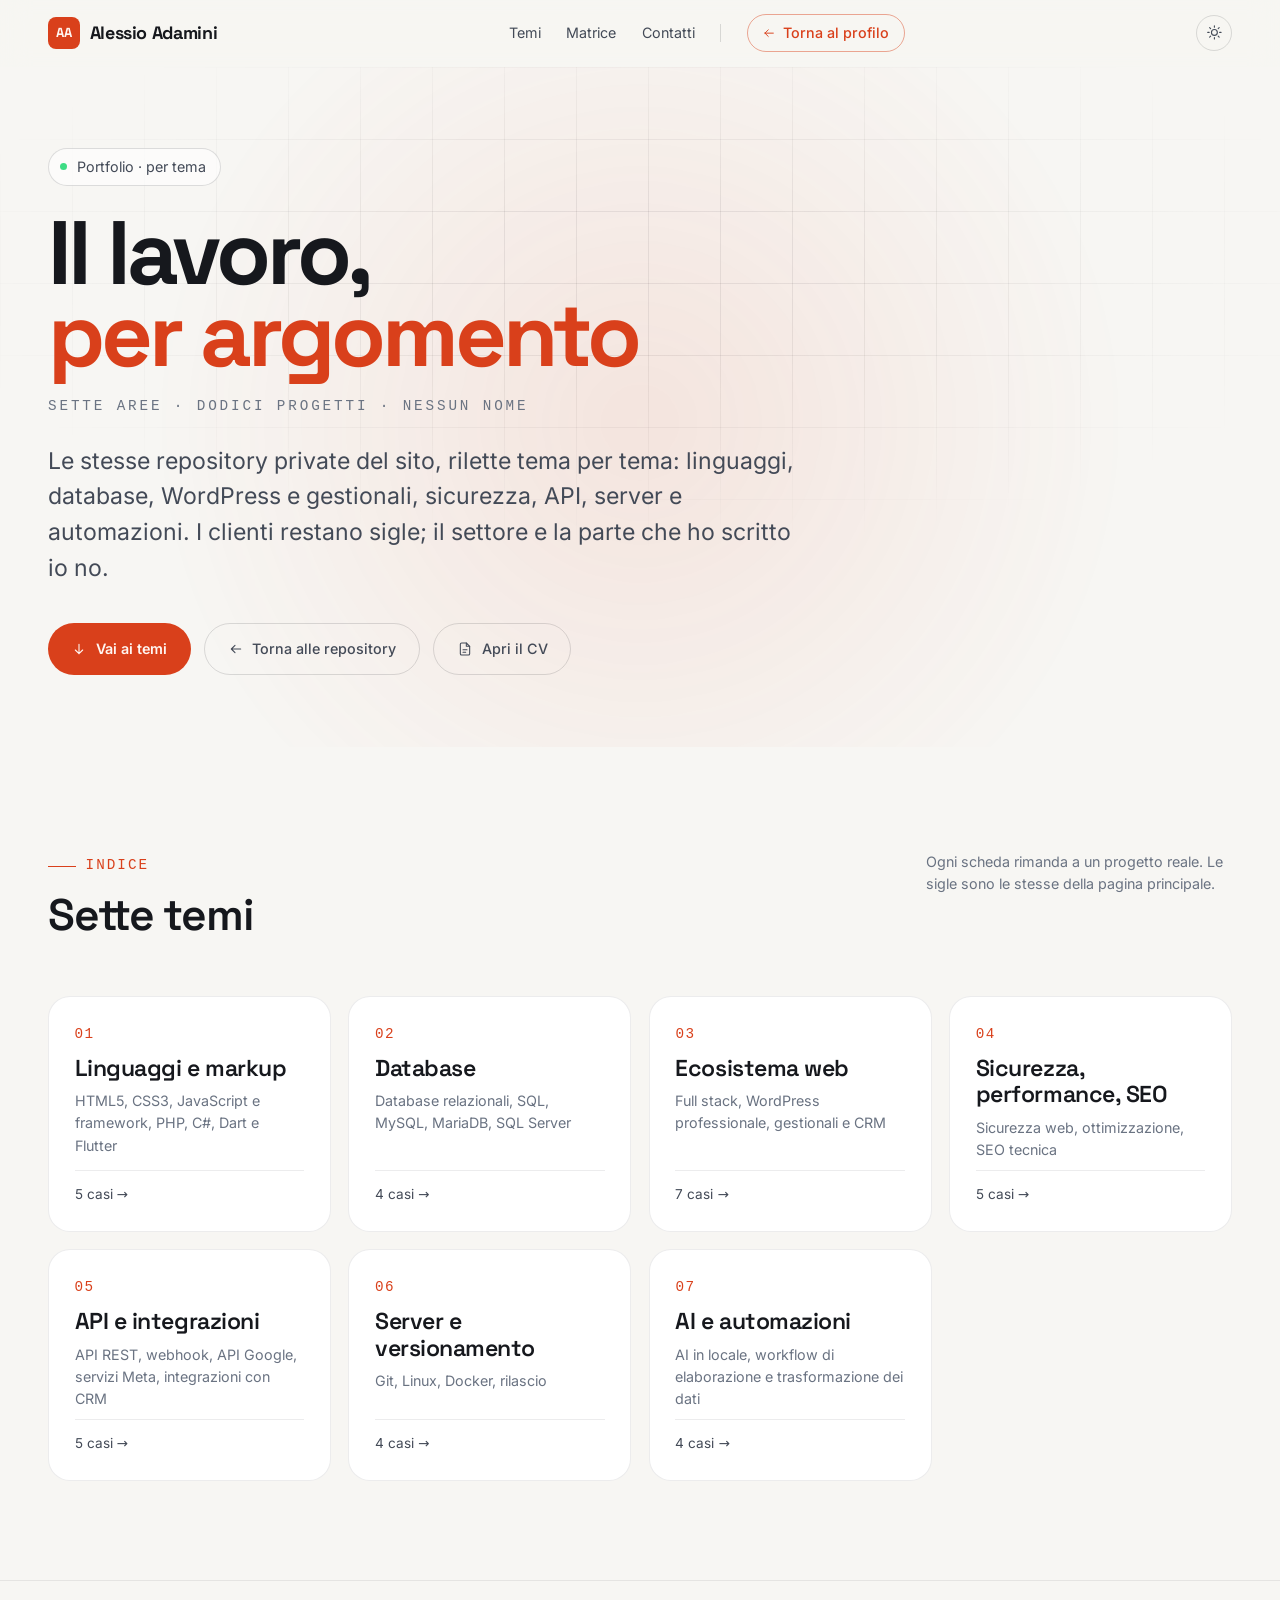
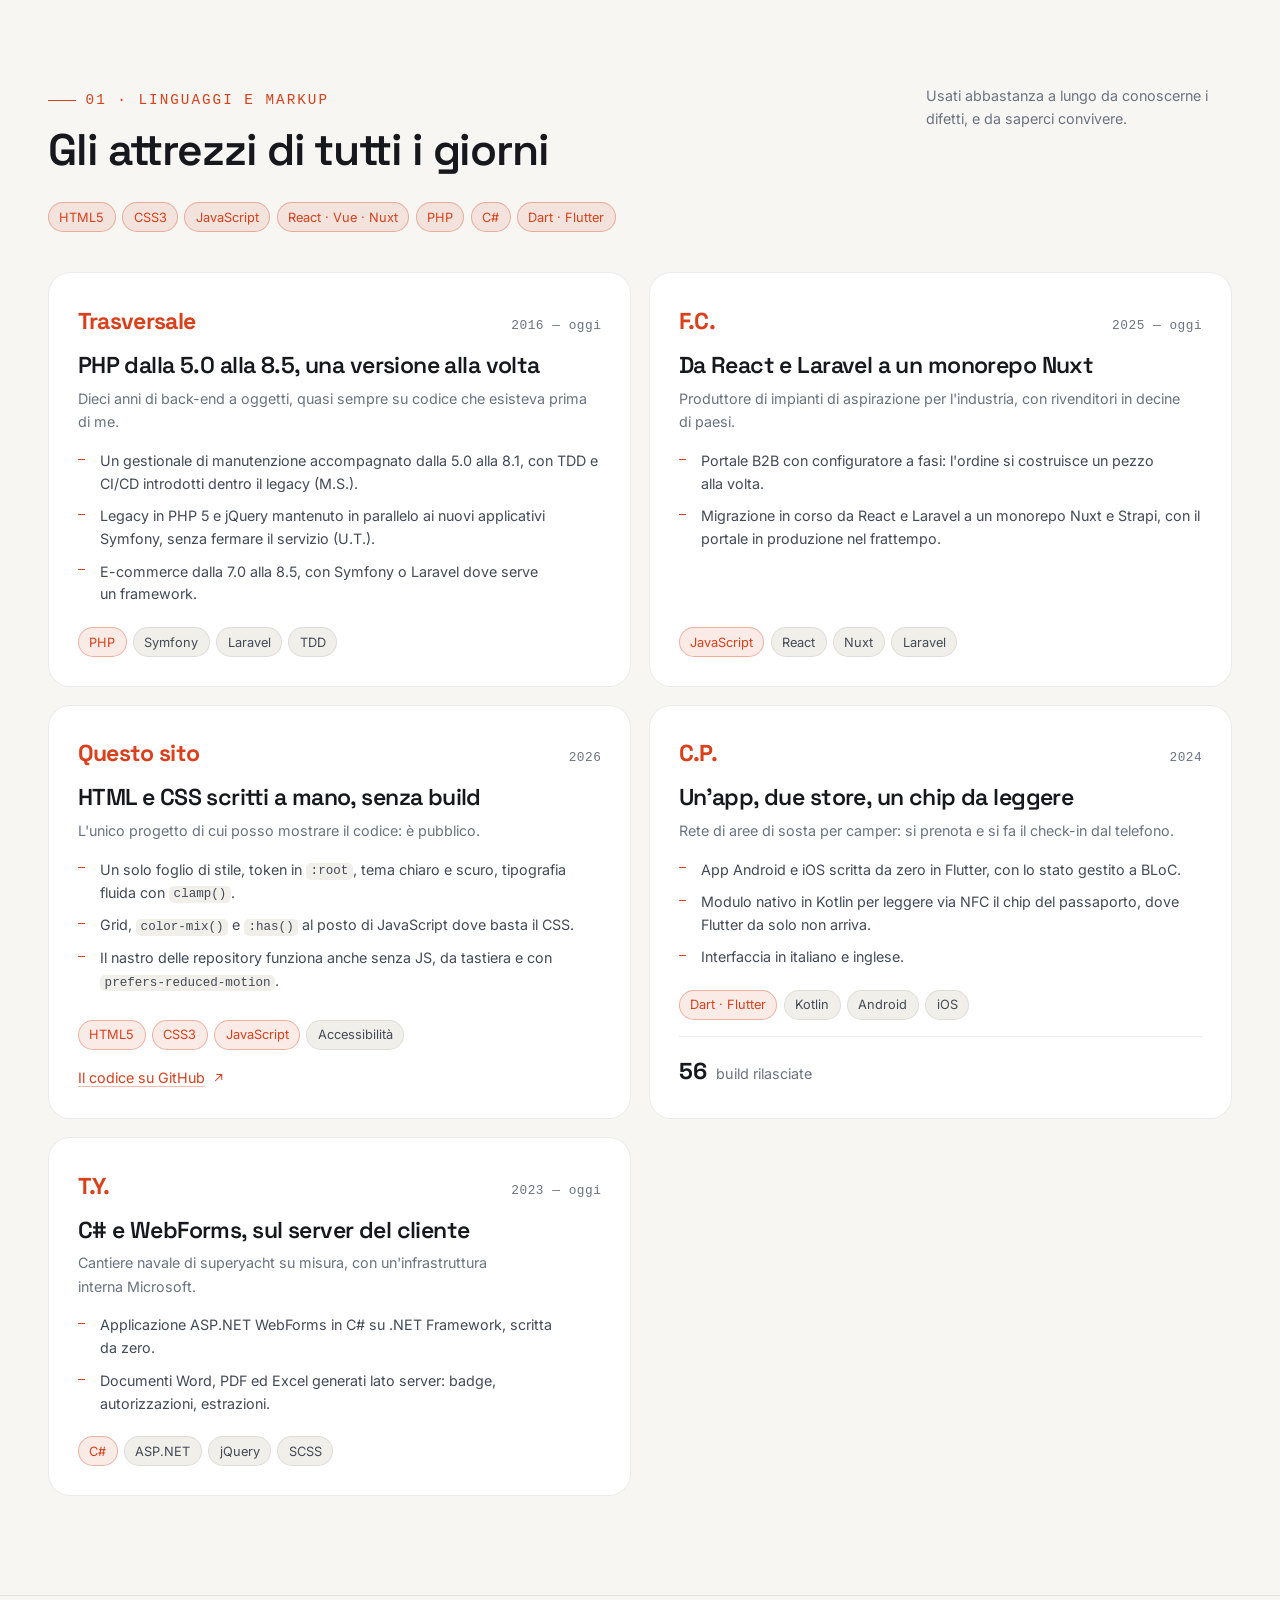
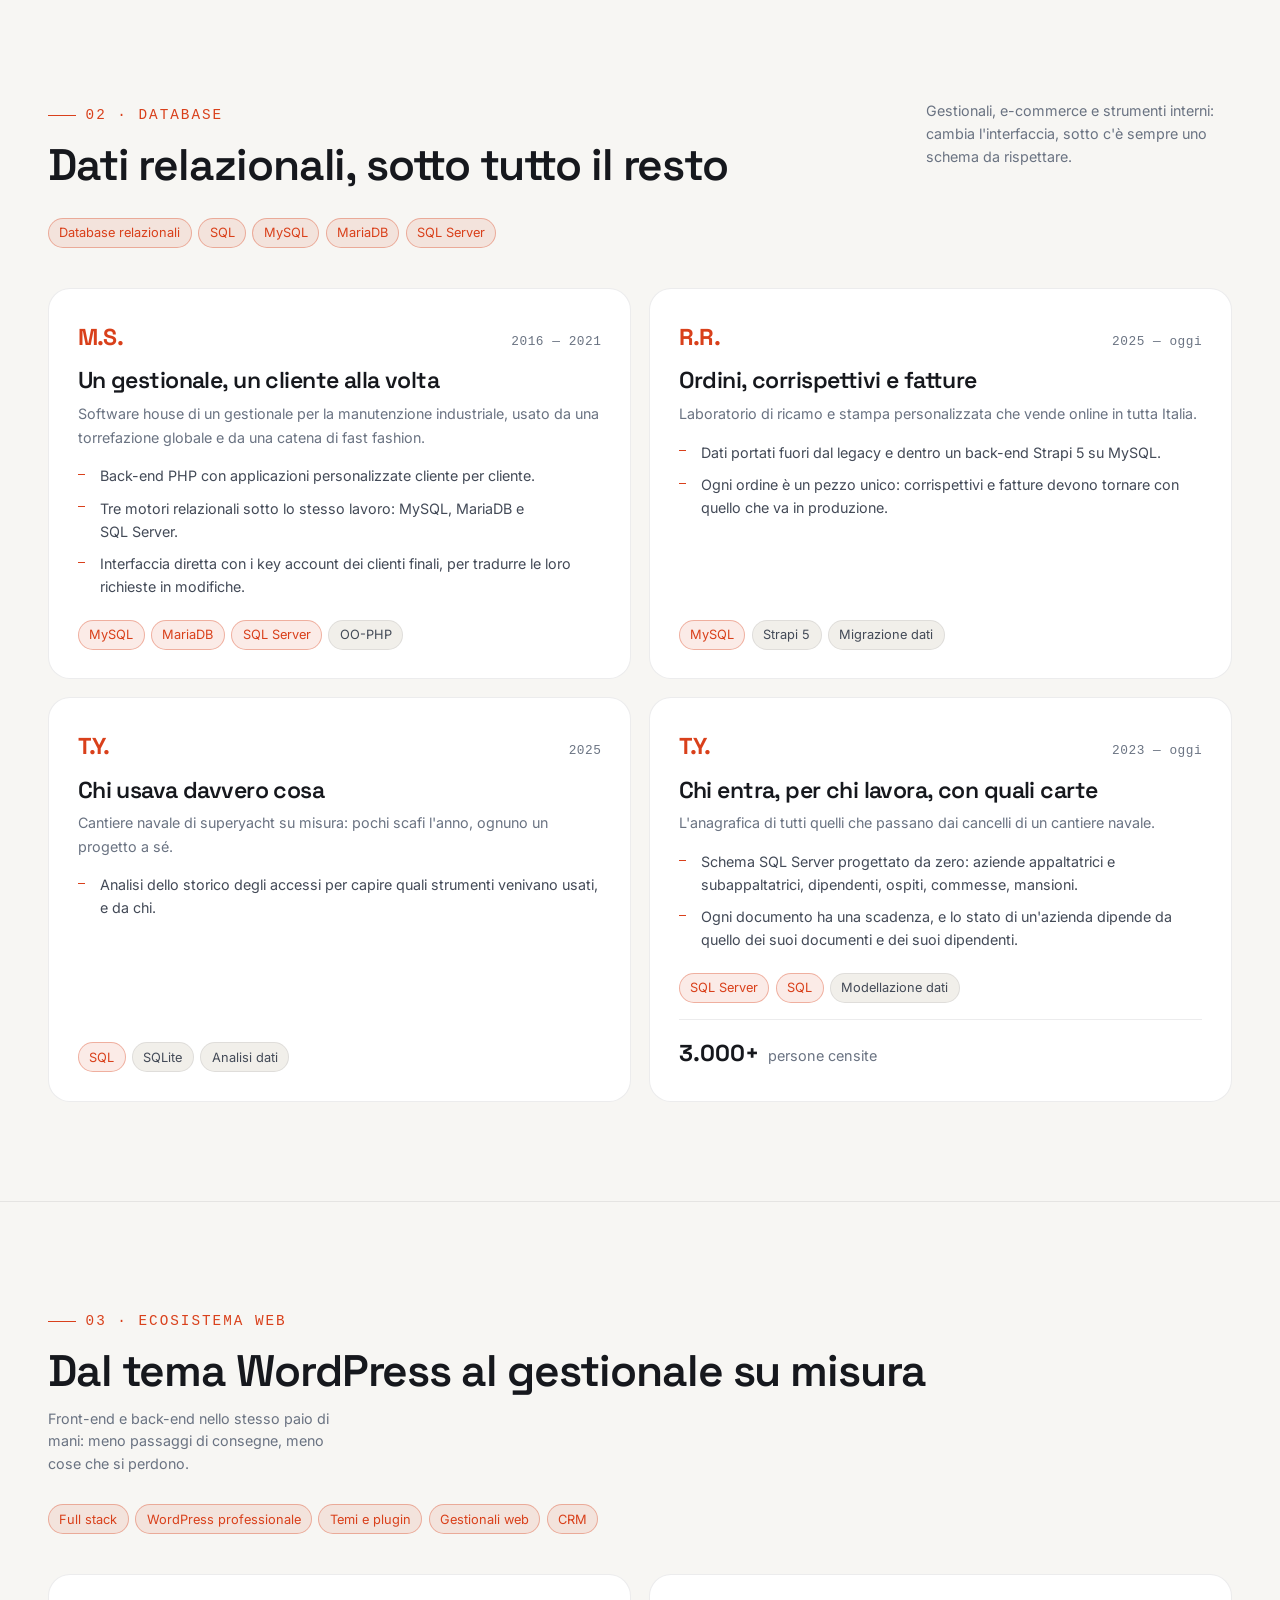
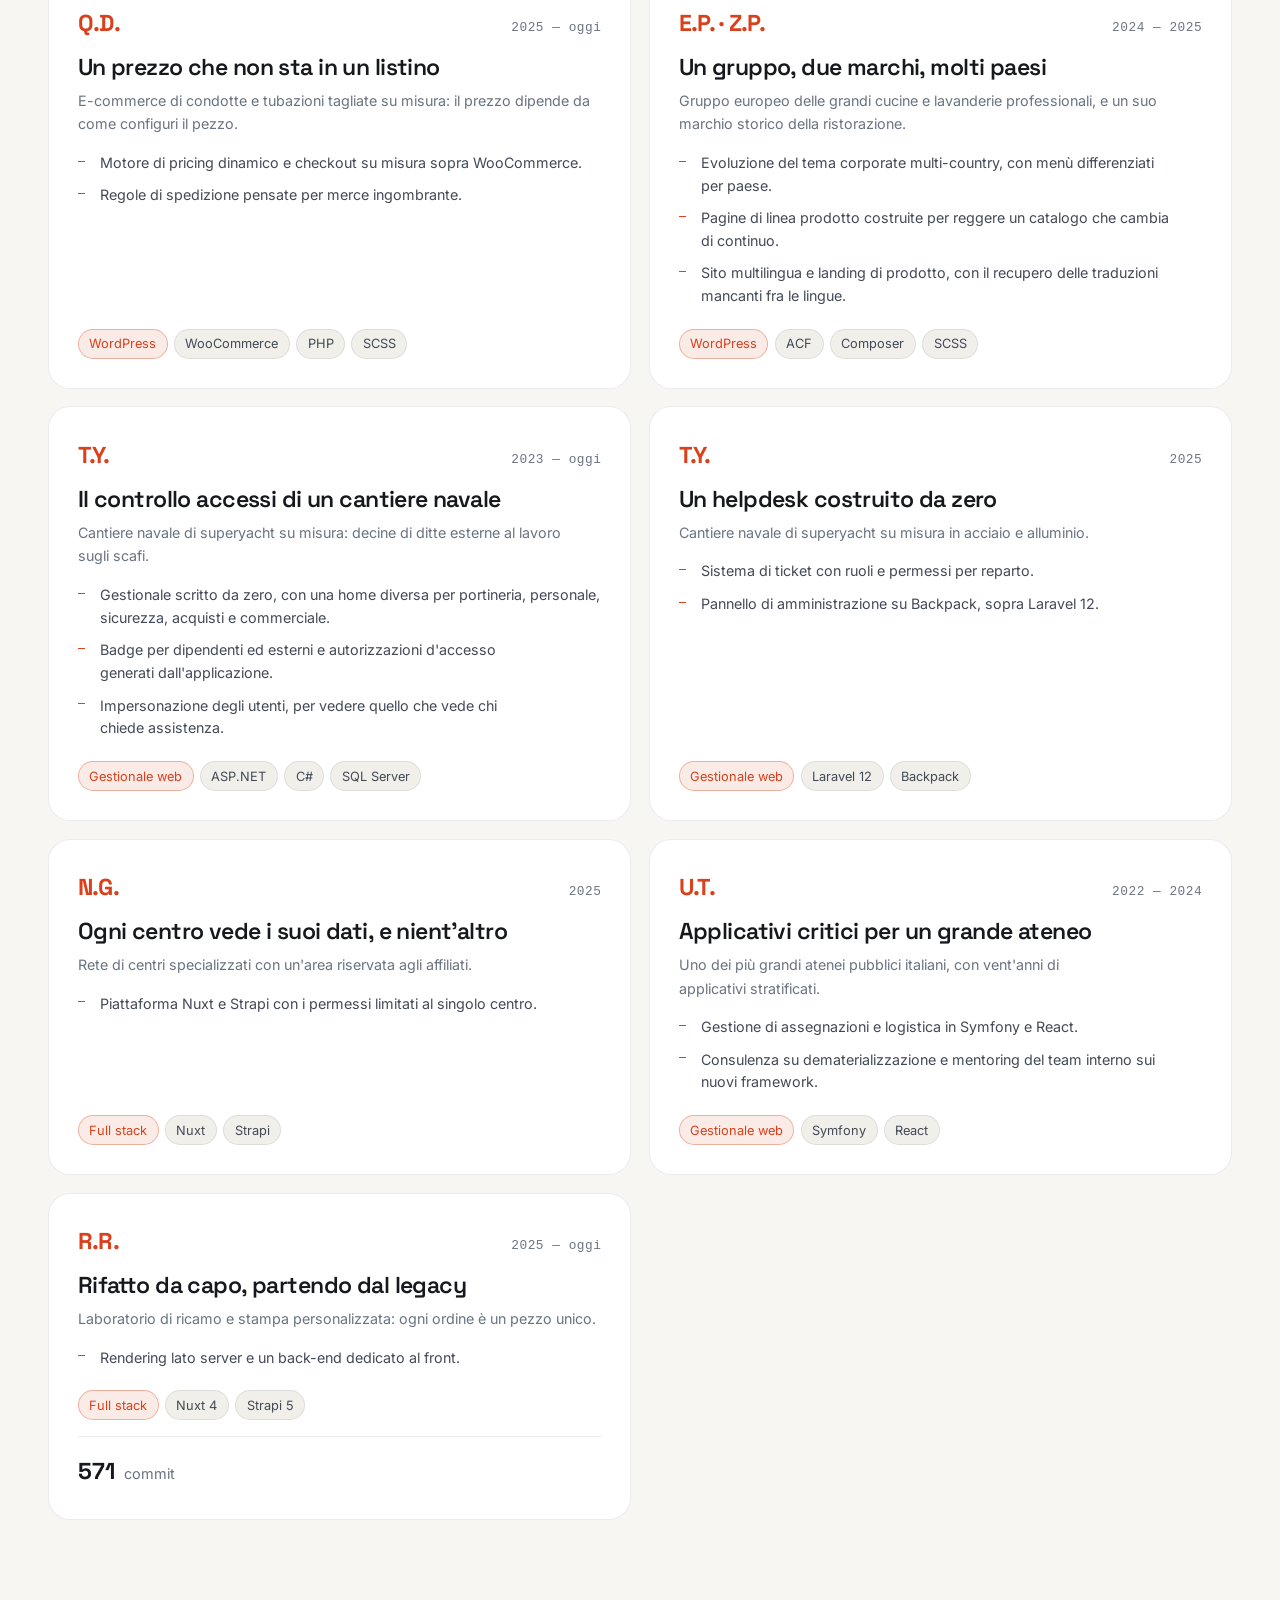
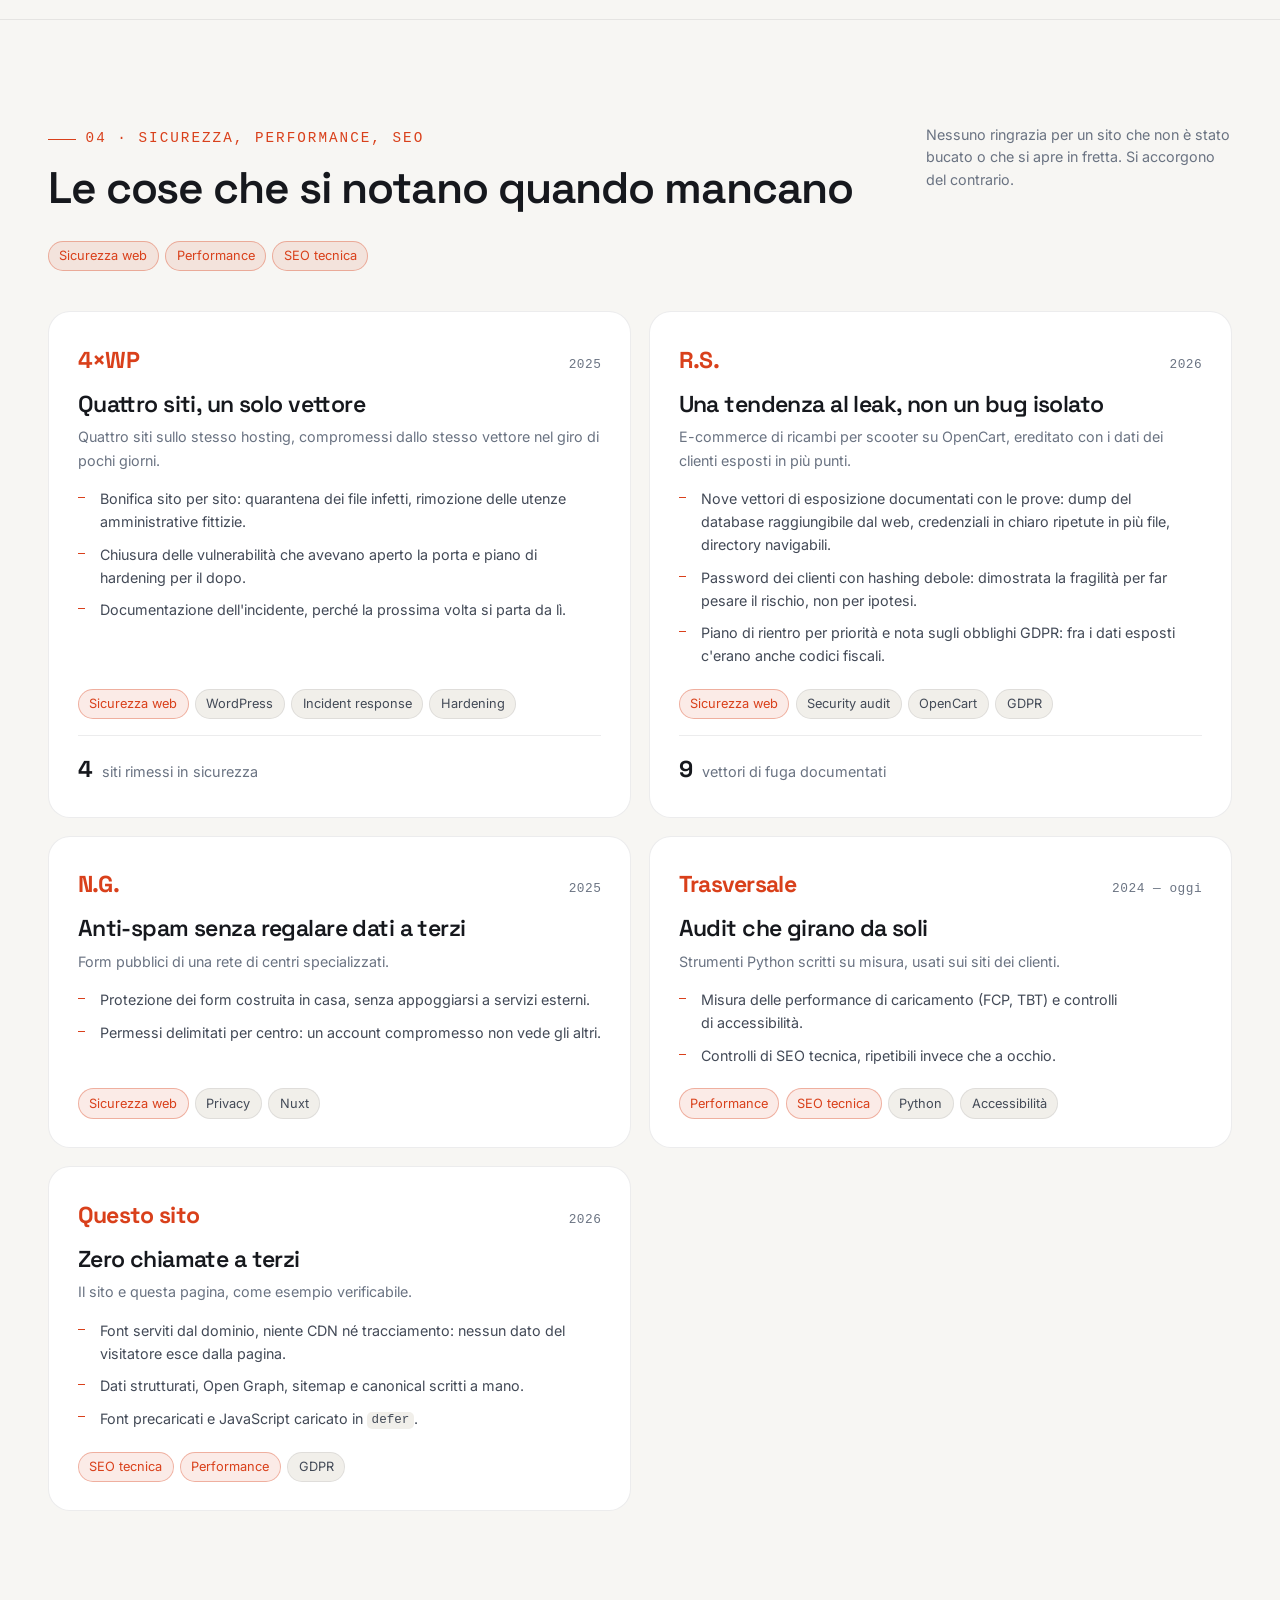
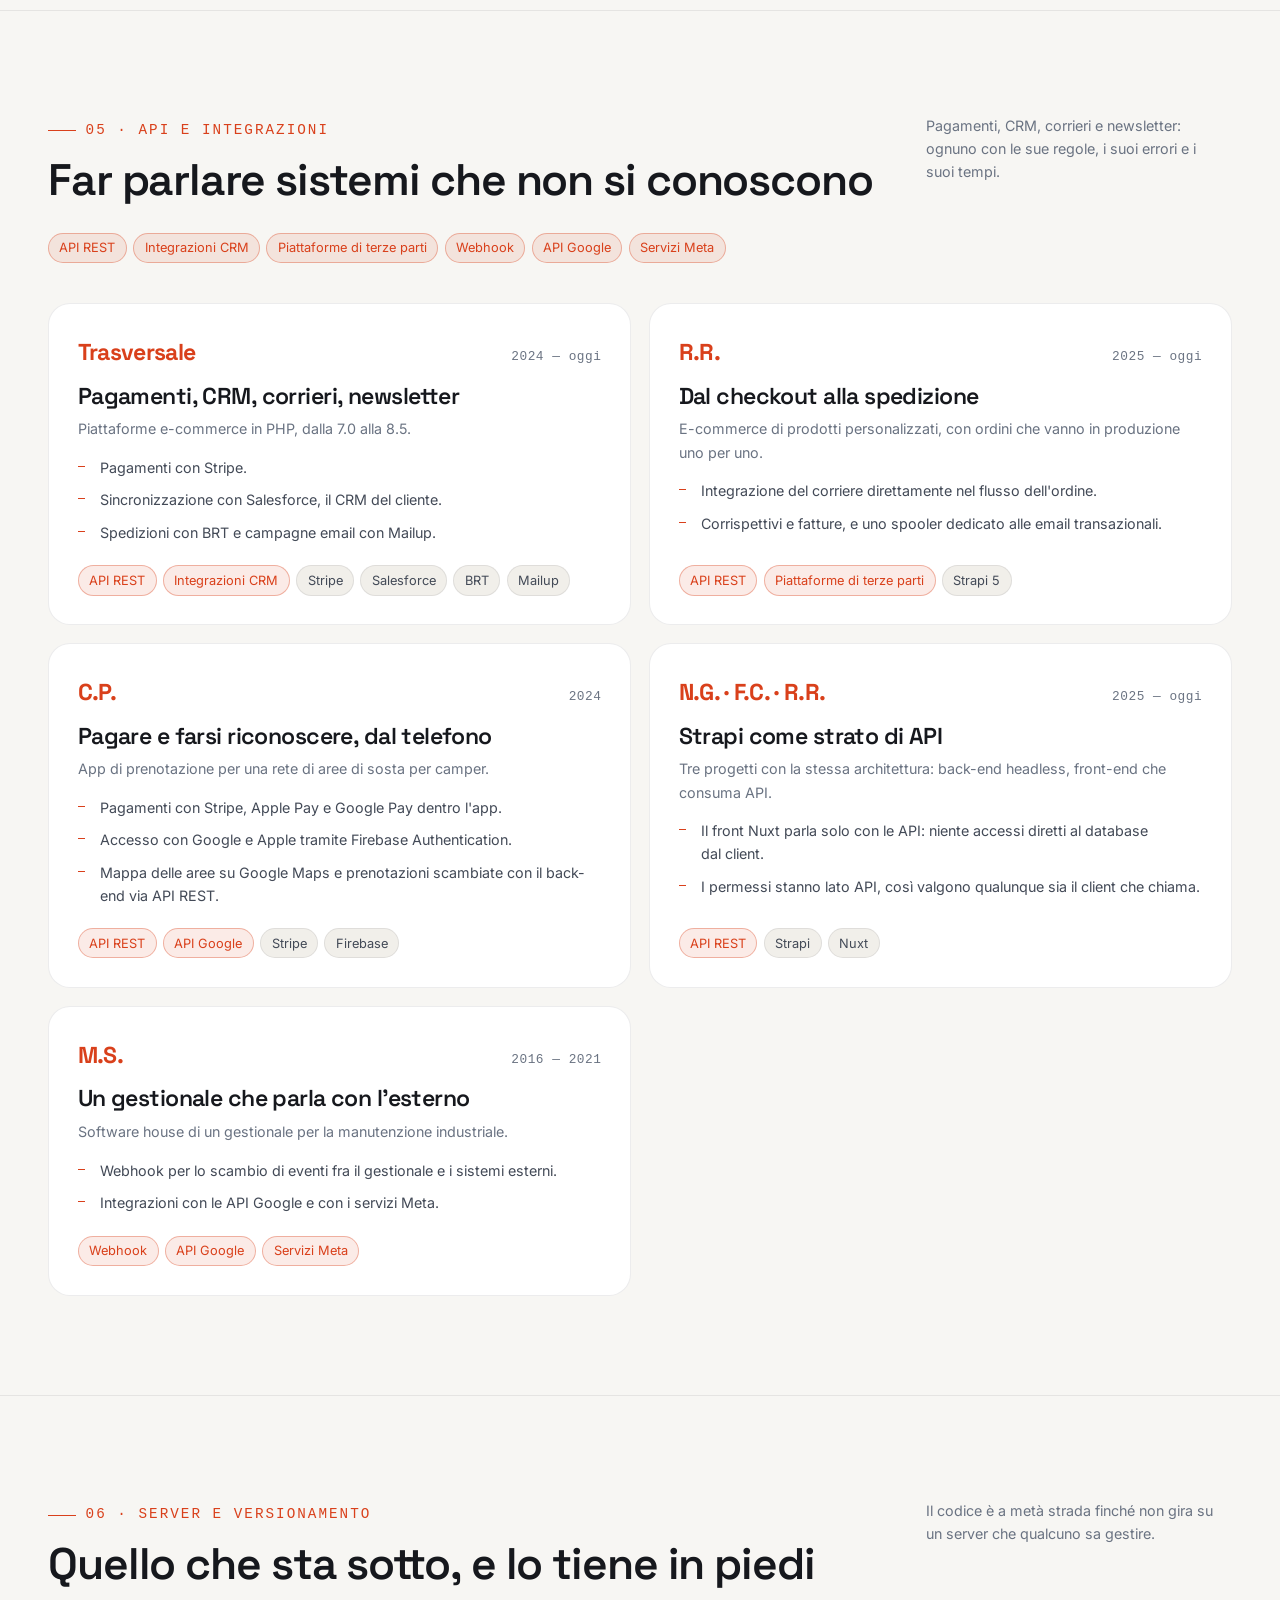
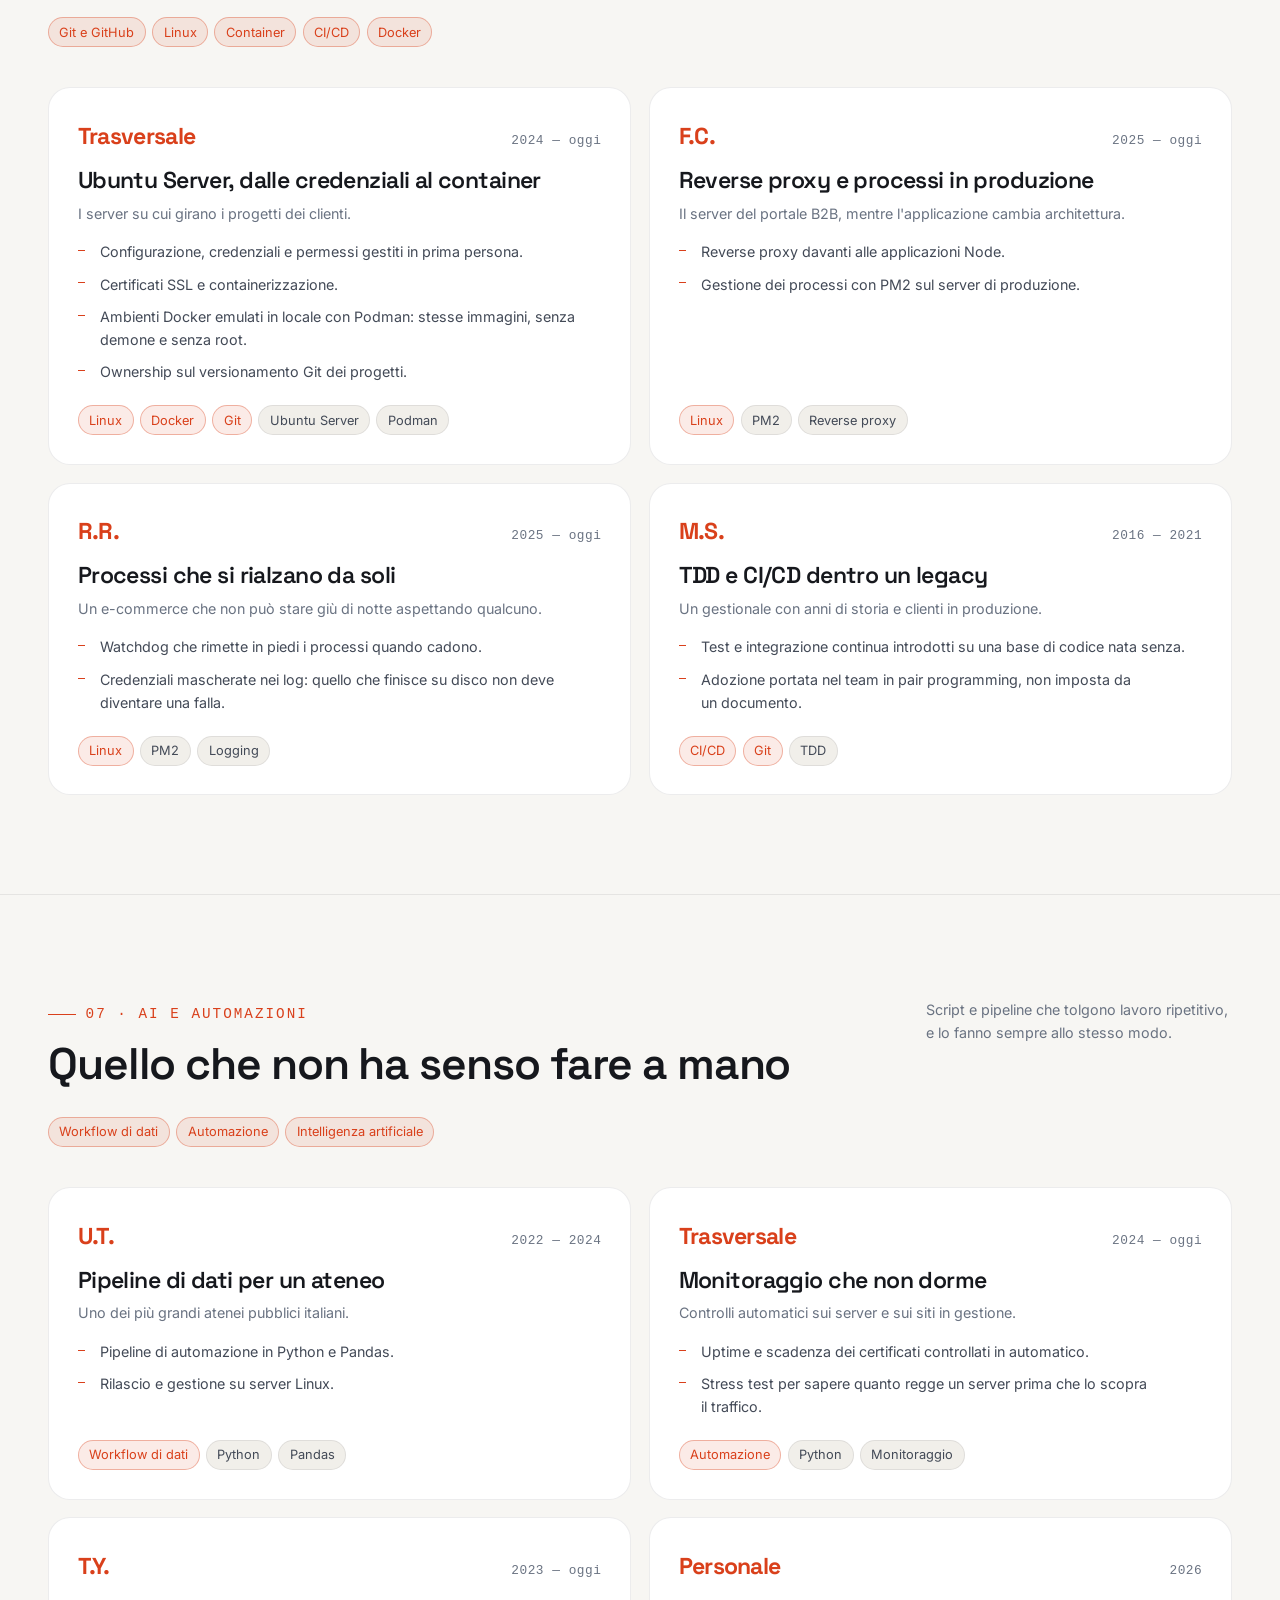
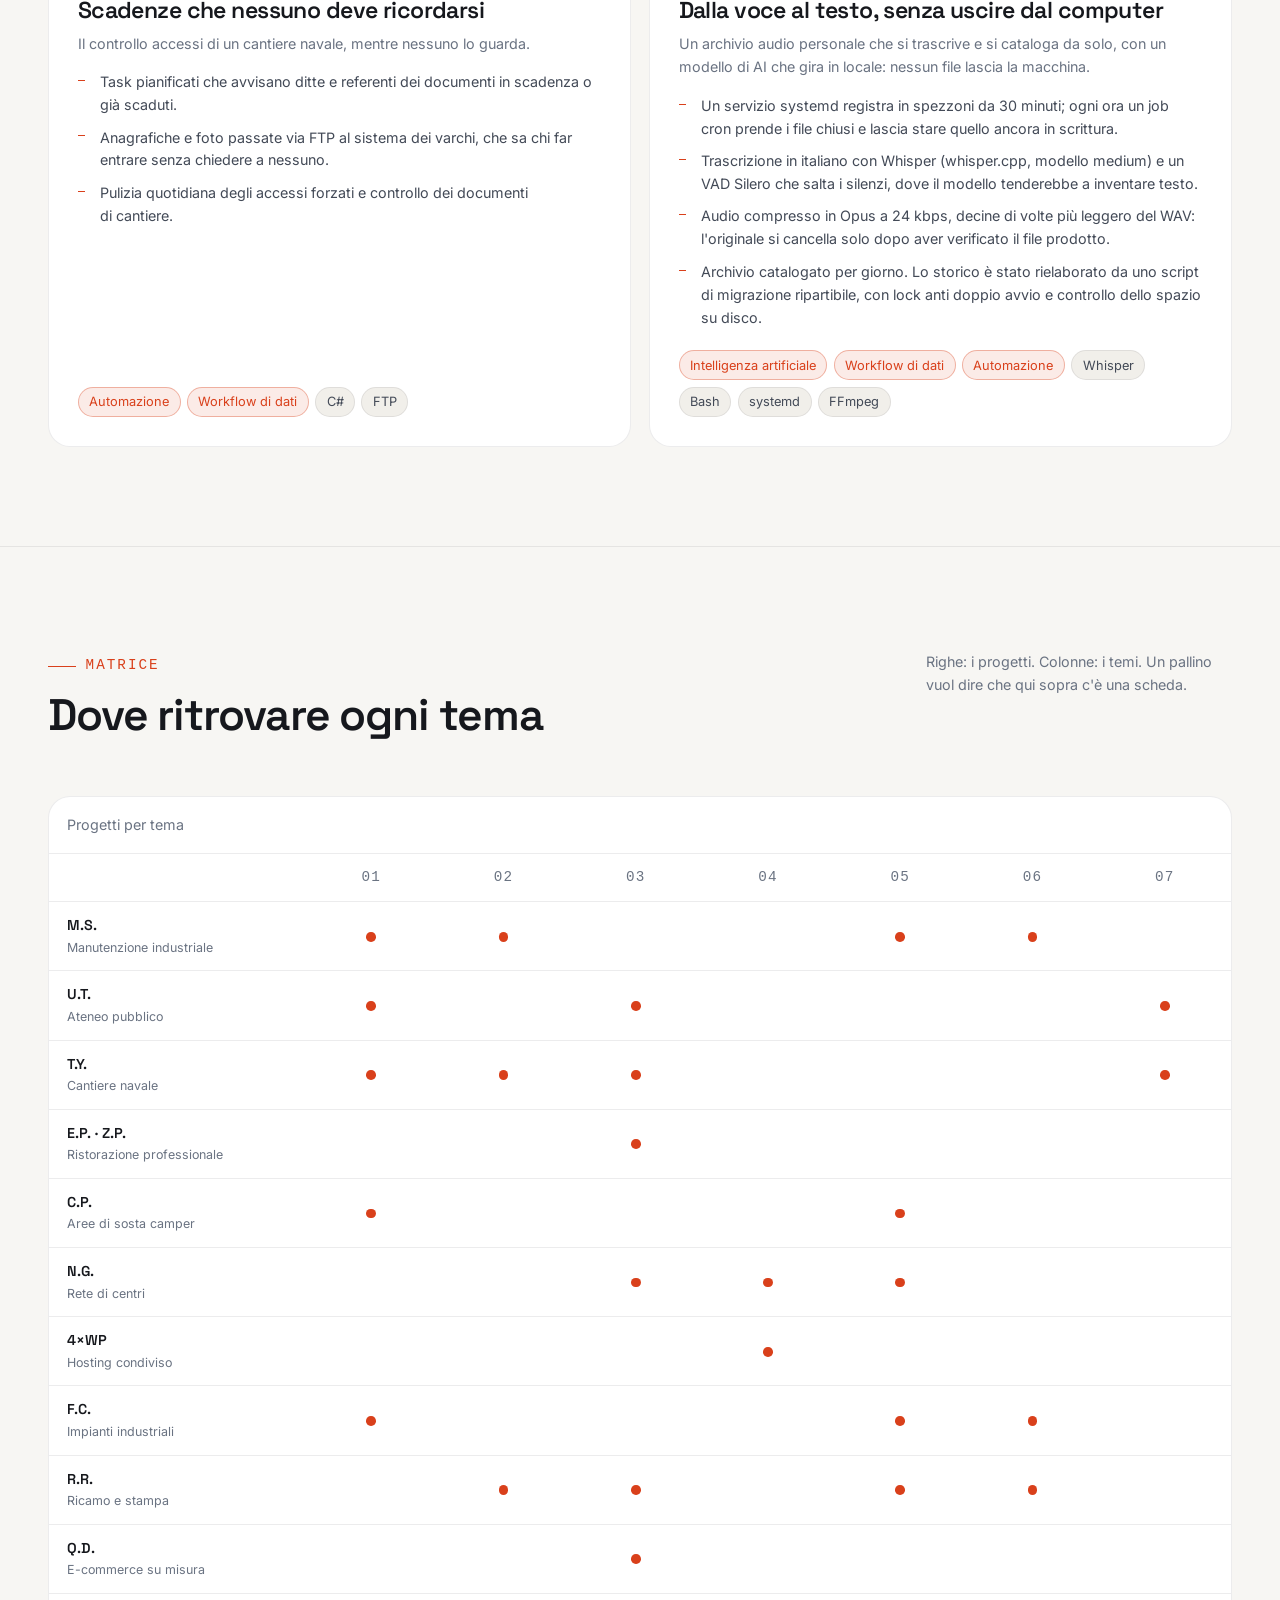
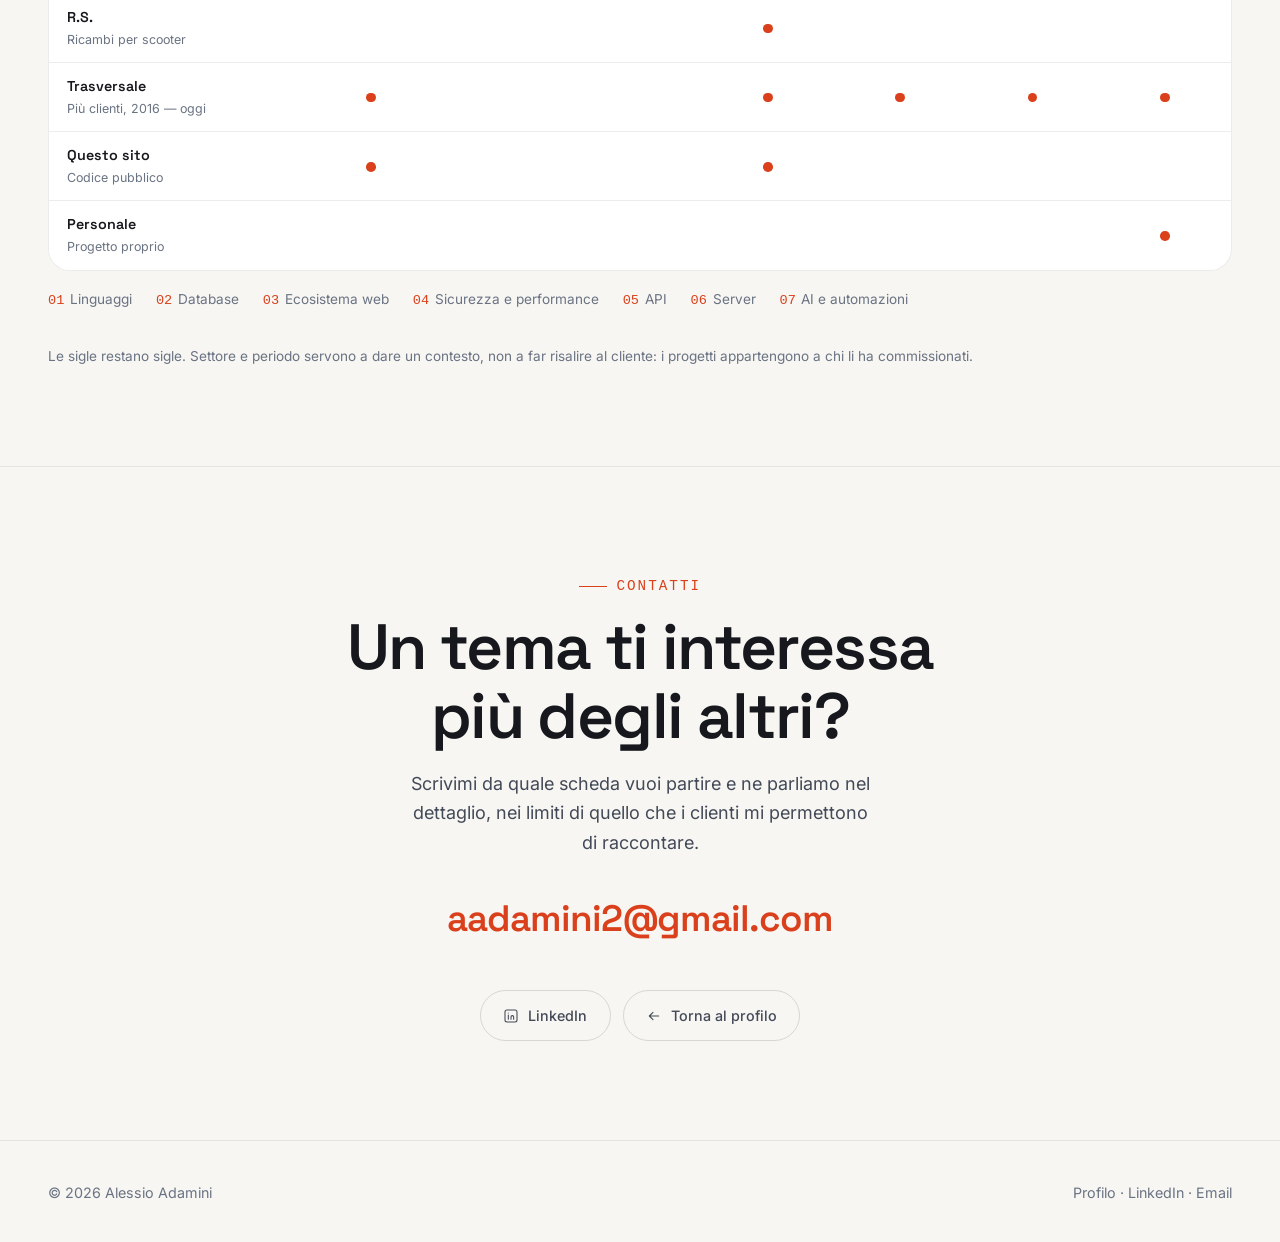
<file: docs/portfolio/index.html>
<!DOCTYPE html>
<html lang="it-IT" class="no-js">
<head>
	<meta charset="UTF-8">
	<meta name="viewport" content="width=device-width, initial-scale=1">
	<meta name="theme-color" content="#08090c" media="(prefers-color-scheme: dark)">
	<meta name="theme-color" content="#f7f6f3" media="(prefers-color-scheme: light)">
	<title>Portfolio per tema &#8211; Alessio Adamini</title>
	<link rel="preload" href="../assets/fonts/space-grotesk-700-latin.woff2" as="font" type="font/woff2" crossorigin>
	<link rel="preload" href="../assets/fonts/inter-400-latin.woff2" as="font" type="font/woff2" crossorigin>
	<script>
	(function(){document.documentElement.classList.remove('no-js');try{var t=localStorage.getItem('adamini-theme');if(!t){t=window.matchMedia('(prefers-color-scheme: light)').matches?'light':'dark';}document.documentElement.dataset.theme=t;}catch(e){}})();
	</script>
	<meta name="description" content="Dieci anni di progetti riletti per tema: linguaggi, database, WordPress e gestionali, sicurezza e performance, API, server Linux e automazioni. I clienti restano anonimi.">
	<meta name="author" content="Alessio Adamini">
	<meta property="og:type" content="website">
	<meta property="og:title" content="Portfolio per tema — Alessio Adamini">
	<meta property="og:description" content="Dieci anni di progetti riletti per tema: linguaggi, database, WordPress e gestionali, sicurezza e performance, API, server Linux e automazioni.">
	<meta property="og:url" content="https://adamini-a.github.io/portfolio/">
	<meta property="og:image" content="https://adamini-a.github.io/assets/img/og-image.png">
	<meta property="og:image:width" content="1200">
	<meta property="og:image:height" content="630">
	<meta property="og:locale" content="it_IT">
	<meta property="og:site_name" content="Alessio Adamini">
	<meta name="twitter:card" content="summary_large_image">
	<link rel="stylesheet" href="../assets/css/main.css">
	<link rel="stylesheet" href="../assets/css/portfolio.css">
	<link rel="canonical" href="https://adamini-a.github.io/portfolio/">
</head>

<body>

<a class="skip-link" href="#main">Vai al contenuto</a>

<header class="site-header" data-stuck="false">
	<div class="wrap site-header__inner">
		<a class="brand" href="../" rel="home">
			<span class="brand__mark" aria-hidden="true">AA</span>
			<span>Alessio Adamini</span>
		</a>

		<nav class="nav" aria-label="Navigazione principale">
			<a href="#temi">Temi</a>
			<a href="#matrice">Matrice</a>
			<a href="#contatti">Contatti</a>
			<span class="nav__sep" aria-hidden="true"></span>
			<a class="nav__page nav__page--back" href="../">
				<svg viewBox="0 0 24 24" fill="none" stroke="currentColor" stroke-width="1.6" stroke-linecap="round" stroke-linejoin="round" aria-hidden="true" focusable="false"><path d="M19 12H5m0 0 5.5-5.5M5 12l5.5 5.5"/></svg>
				Torna al profilo
			</a>
		</nav>

		<div class="header__tools">
			<button class="theme-toggle" type="button" aria-label="Cambia tema">
				<span class="icon-sun" aria-hidden="true">
					<svg viewBox="0 0 24 24" fill="none" stroke="currentColor" stroke-width="1.6" stroke-linecap="round"><circle cx="12" cy="12" r="4.2"/><path d="M12 2.5v2M12 19.5v2M2.5 12h2M19.5 12h2M5.2 5.2l1.4 1.4M17.4 17.4l1.4 1.4M18.8 5.2l-1.4 1.4M6.6 17.4l-1.4 1.4"/></svg>
				</span>
				<span class="icon-moon" aria-hidden="true">
					<svg viewBox="0 0 24 24" fill="none" stroke="currentColor" stroke-width="1.6" stroke-linecap="round" stroke-linejoin="round"><path d="M20 14.5A8.5 8.5 0 0 1 9.5 4a8.5 8.5 0 1 0 10.5 10.5Z"/></svg>
				</span>
			</button>

			<button class="nav-toggle" type="button" aria-expanded="false" aria-label="Apri il menu">
				<span></span><span></span><span></span>
			</button>
		</div>
	</div>
</header>

<main id="main">
<section class="hero hero--compact" id="inizio">
	<span class="hero__grid" aria-hidden="true"></span>
	<span class="hero__glow" aria-hidden="true"></span>

	<div class="wrap">
		<p class="hero__status reveal">
			<span class="dot" aria-hidden="true"></span>
			Portfolio · per tema
		</p>

		<h1 class="hero__name reveal" style="--reveal-delay:60ms">
			<span class="line">Il lavoro,</span>
			<span class="line accent">per argomento</span>
		</h1>

		<p class="hero__role reveal" style="--reveal-delay:120ms">Sette aree · dodici progetti · nessun nome</p>

		<p class="hero__intro reveal" style="--reveal-delay:180ms">Le stesse repository private del sito, rilette tema per tema: linguaggi, database, WordPress e gestionali, sicurezza, API, server e automazioni. I clienti restano sigle; il settore e la parte che ho scritto io no.</p>

		<div class="hero__actions reveal" style="--reveal-delay:240ms">
			<a class="btn btn--primary" href="#temi">
				<svg viewBox="0 0 24 24" fill="none" stroke="currentColor" stroke-width="1.6" stroke-linecap="round" stroke-linejoin="round" aria-hidden="true" focusable="false"><path d="M12 5v14m0 0 5.5-5.5M12 19l-5.5-5.5"/></svg>
				Vai ai temi
			</a>
			<a class="btn btn--ghost" href="../#repository">
				<svg viewBox="0 0 24 24" fill="none" stroke="currentColor" stroke-width="1.6" stroke-linecap="round" stroke-linejoin="round" aria-hidden="true" focusable="false"><path d="M19 12H5m0 0 5.5-5.5M5 12l5.5 5.5"/></svg>
				Torna alle repository
			</a>
			<a class="btn btn--ghost" href="../media/Alessio_Adamini_CV_2026.pdf" target="_blank" rel="noopener">
				<svg viewBox="0 0 24 24" fill="none" stroke="currentColor" stroke-width="1.6" stroke-linecap="round" stroke-linejoin="round" aria-hidden="true" focusable="false"><path d="M14 3H7a2 2 0 0 0-2 2v14a2 2 0 0 0 2 2h10a2 2 0 0 0 2-2V8z"/><path d="M14 3v5h5M9 13h6M9 17h4"/></svg>
				Apri il CV
			</a>
		</div>
	</div>
</section>

<section class="section" id="temi">
	<div class="wrap">
		<div class="section__head">
			<div>
				<p class="section__kicker">Indice</p>
				<h2 class="section__title">Sette temi</h2>
			</div>
			<p class="section__lede">Ogni scheda rimanda a un progetto reale. Le sigle sono le stesse della pagina principale.</p>
		</div>

		<div class="areas">
			<a class="area-link reveal" style="--reveal-delay:0ms" href="#linguaggi">
				<span class="area-link__num">01</span>
				<span class="area-link__title">Linguaggi e markup</span>
				<span class="area-link__topics">HTML5, CSS3, JavaScript e framework, PHP, C#, Dart e Flutter</span>
				<span class="area-link__count">5 casi →</span>
			</a>
			<a class="area-link reveal" style="--reveal-delay:50ms" href="#database">
				<span class="area-link__num">02</span>
				<span class="area-link__title">Database</span>
				<span class="area-link__topics">Database relazionali, SQL, MySQL, MariaDB, SQL Server</span>
				<span class="area-link__count">4 casi →</span>
			</a>
			<a class="area-link reveal" style="--reveal-delay:100ms" href="#web">
				<span class="area-link__num">03</span>
				<span class="area-link__title">Ecosistema web</span>
				<span class="area-link__topics">Full stack, WordPress professionale, gestionali e CRM</span>
				<span class="area-link__count">7 casi →</span>
			</a>
			<a class="area-link reveal" style="--reveal-delay:150ms" href="#sicurezza">
				<span class="area-link__num">04</span>
				<span class="area-link__title">Sicurezza, performance, SEO</span>
				<span class="area-link__topics">Sicurezza web, ottimizzazione, SEO tecnica</span>
				<span class="area-link__count">5 casi →</span>
			</a>
			<a class="area-link reveal" style="--reveal-delay:200ms" href="#api">
				<span class="area-link__num">05</span>
				<span class="area-link__title">API e integrazioni</span>
				<span class="area-link__topics">API REST, webhook, API Google, servizi Meta, integrazioni con CRM</span>
				<span class="area-link__count">5 casi →</span>
			</a>
			<a class="area-link reveal" style="--reveal-delay:250ms" href="#sistemi">
				<span class="area-link__num">06</span>
				<span class="area-link__title">Server e versionamento</span>
				<span class="area-link__topics">Git, Linux, Docker, rilascio</span>
				<span class="area-link__count">4 casi →</span>
			</a>
			<a class="area-link reveal" style="--reveal-delay:300ms" href="#automazione">
				<span class="area-link__num">07</span>
				<span class="area-link__title">AI e automazioni</span>
				<span class="area-link__topics">AI in locale, workflow di elaborazione e trasformazione dei dati</span>
				<span class="area-link__count">4 casi →</span>
			</a>
		</div>
	</div>
</section>

<!-- 01 ======================================================================= -->
<section class="section" id="linguaggi">
	<div class="wrap">
		<div class="section__head">
			<div>
				<p class="section__kicker">01 · Linguaggi e markup</p>
				<h2 class="section__title">Gli attrezzi di tutti i giorni</h2>
			</div>
			<p class="section__lede">Usati abbastanza a lungo da conoscerne i difetti, e da saperci convivere.</p>
		</div>

		<ul class="tags area__topics">
			<li class="tag tag--theme">HTML5</li>
			<li class="tag tag--theme">CSS3</li>
			<li class="tag tag--theme">JavaScript</li>
			<li class="tag tag--theme">React · Vue · Nuxt</li>
			<li class="tag tag--theme">PHP</li>
			<li class="tag tag--theme">C#</li>
			<li class="tag tag--theme">Dart · Flutter</li>
		</ul>

		<div class="cases">
			<article class="case reveal">
				<div class="case__head">
					<p class="case__sigla">Trasversale</p>
					<p class="case__period">2016 — oggi</p>
				</div>
				<h3 class="case__title">PHP dalla 5.0 alla 8.5, una versione alla volta</h3>
				<p class="case__context">Dieci anni di back-end a oggetti, quasi sempre su codice che esisteva prima di me.</p>
				<ul class="case__list">
					<li>Un gestionale di manutenzione accompagnato dalla 5.0 alla 8.1, con TDD e CI/CD introdotti dentro il legacy (M.S.).</li>
					<li>Legacy in PHP 5 e jQuery mantenuto in parallelo ai nuovi applicativi Symfony, senza fermare il servizio (U.T.).</li>
					<li>E-commerce dalla 7.0 alla 8.5, con Symfony o Laravel dove serve un framework.</li>
				</ul>
				<ul class="tags">
					<li class="tag tag--theme">PHP</li>
					<li class="tag">Symfony</li>
					<li class="tag">Laravel</li>
					<li class="tag">TDD</li>
				</ul>
			</article>

			<article class="case reveal" style="--reveal-delay:70ms">
				<div class="case__head">
					<p class="case__sigla">F.C.</p>
					<p class="case__period">2025 — oggi</p>
				</div>
				<h3 class="case__title">Da React e Laravel a un monorepo Nuxt</h3>
				<p class="case__context">Produttore di impianti di aspirazione per l'industria, con rivenditori in decine di paesi.</p>
				<ul class="case__list">
					<li>Portale B2B con configuratore a fasi: l'ordine si costruisce un pezzo alla volta.</li>
					<li>Migrazione in corso da React e Laravel a un monorepo Nuxt e Strapi, con il portale in produzione nel frattempo.</li>
				</ul>
				<ul class="tags">
					<li class="tag tag--theme">JavaScript</li>
					<li class="tag">React</li>
					<li class="tag">Nuxt</li>
					<li class="tag">Laravel</li>
				</ul>
			</article>

			<article class="case reveal">
				<div class="case__head">
					<p class="case__sigla">Questo sito</p>
					<p class="case__period">2026</p>
				</div>
				<h3 class="case__title">HTML e CSS scritti a mano, senza build</h3>
				<p class="case__context">L'unico progetto di cui posso mostrare il codice: è pubblico.</p>
				<ul class="case__list">
					<li>Un solo foglio di stile, token in <code>:root</code>, tema chiaro e scuro, tipografia fluida con <code>clamp()</code>.</li>
					<li>Grid, <code>color-mix()</code> e <code>:has()</code> al posto di JavaScript dove basta il CSS.</li>
					<li>Il nastro delle repository funziona anche senza JS, da tastiera e con <code>prefers-reduced-motion</code>.</li>
				</ul>
				<ul class="tags">
					<li class="tag tag--theme">HTML5</li>
					<li class="tag tag--theme">CSS3</li>
					<li class="tag tag--theme">JavaScript</li>
					<li class="tag">Accessibilità</li>
				</ul>
				<a class="case__link" href="https://github.com/adamini-a/adamini-a.github.io" rel="noopener" target="_blank">
					Il codice su GitHub
					<svg viewBox="0 0 24 24" fill="none" stroke="currentColor" stroke-width="1.6" stroke-linecap="round" stroke-linejoin="round" aria-hidden="true" focusable="false"><path d="M7 17 17 7m0 0H9m8 0v8"/></svg>
				</a>
			</article>

			<article class="case reveal" style="--reveal-delay:70ms">
				<div class="case__head">
					<p class="case__sigla">C.P.</p>
					<p class="case__period">2024</p>
				</div>
				<h3 class="case__title">Un'app, due store, un chip da leggere</h3>
				<p class="case__context">Rete di aree di sosta per camper: si prenota e si fa il check-in dal telefono.</p>
				<ul class="case__list">
					<li>App Android e iOS scritta da zero in Flutter, con lo stato gestito a BLoC.</li>
					<li>Modulo nativo in Kotlin per leggere via NFC il chip del passaporto, dove Flutter da solo non arriva.</li>
					<li>Interfaccia in italiano e inglese.</li>
				</ul>
				<ul class="tags">
					<li class="tag tag--theme">Dart · Flutter</li>
					<li class="tag">Kotlin</li>
					<li class="tag">Android</li>
					<li class="tag">iOS</li>
				</ul>
				<p class="case__metric"><span class="work-card__metric-value">56</span> build rilasciate</p>
			</article>

			<article class="case reveal">
				<div class="case__head">
					<p class="case__sigla">T.Y.</p>
					<p class="case__period">2023 — oggi</p>
				</div>
				<h3 class="case__title">C# e WebForms, sul server del cliente</h3>
				<p class="case__context">Cantiere navale di superyacht su misura, con un'infrastruttura interna Microsoft.</p>
				<ul class="case__list">
					<li>Applicazione ASP.NET WebForms in C# su .NET Framework, scritta da zero.</li>
					<li>Documenti Word, PDF ed Excel generati lato server: badge, autorizzazioni, estrazioni.</li>
				</ul>
				<ul class="tags">
					<li class="tag tag--theme">C#</li>
					<li class="tag">ASP.NET</li>
					<li class="tag">jQuery</li>
					<li class="tag">SCSS</li>
				</ul>
			</article>
		</div>
	</div>
</section>

<!-- 02 ======================================================================= -->
<section class="section" id="database">
	<div class="wrap">
		<div class="section__head">
			<div>
				<p class="section__kicker">02 · Database</p>
				<h2 class="section__title">Dati relazionali, sotto tutto il resto</h2>
			</div>
			<p class="section__lede">Gestionali, e-commerce e strumenti interni: cambia l'interfaccia, sotto c'è sempre uno schema da rispettare.</p>
		</div>

		<ul class="tags area__topics">
			<li class="tag tag--theme">Database relazionali</li>
			<li class="tag tag--theme">SQL</li>
			<li class="tag tag--theme">MySQL</li>
			<li class="tag tag--theme">MariaDB</li>
			<li class="tag tag--theme">SQL Server</li>
		</ul>

		<div class="cases">
			<article class="case reveal">
				<div class="case__head">
					<p class="case__sigla">M.S.</p>
					<p class="case__period">2016 — 2021</p>
				</div>
				<h3 class="case__title">Un gestionale, un cliente alla volta</h3>
				<p class="case__context">Software house di un gestionale per la manutenzione industriale, usato da una torrefazione globale e da una catena di fast fashion.</p>
				<ul class="case__list">
					<li>Back-end PHP con applicazioni personalizzate cliente per cliente.</li>
					<li>Tre motori relazionali sotto lo stesso lavoro: MySQL, MariaDB e SQL Server.</li>
					<li>Interfaccia diretta con i key account dei clienti finali, per tradurre le loro richieste in modifiche.</li>
				</ul>
				<ul class="tags">
					<li class="tag tag--theme">MySQL</li>
					<li class="tag tag--theme">MariaDB</li>
					<li class="tag tag--theme">SQL Server</li>
					<li class="tag">OO-PHP</li>
				</ul>
			</article>

			<article class="case reveal" style="--reveal-delay:70ms">
				<div class="case__head">
					<p class="case__sigla">R.R.</p>
					<p class="case__period">2025 — oggi</p>
				</div>
				<h3 class="case__title">Ordini, corrispettivi e fatture</h3>
				<p class="case__context">Laboratorio di ricamo e stampa personalizzata che vende online in tutta Italia.</p>
				<ul class="case__list">
					<li>Dati portati fuori dal legacy e dentro un back-end Strapi 5 su MySQL.</li>
					<li>Ogni ordine è un pezzo unico: corrispettivi e fatture devono tornare con quello che va in produzione.</li>
				</ul>
				<ul class="tags">
					<li class="tag tag--theme">MySQL</li>
					<li class="tag">Strapi 5</li>
					<li class="tag">Migrazione dati</li>
				</ul>
			</article>

			<article class="case reveal">
				<div class="case__head">
					<p class="case__sigla">T.Y.</p>
					<p class="case__period">2025</p>
				</div>
				<h3 class="case__title">Chi usava davvero cosa</h3>
				<p class="case__context">Cantiere navale di superyacht su misura: pochi scafi l'anno, ognuno un progetto a sé.</p>
				<ul class="case__list">
					<li>Analisi dello storico degli accessi per capire quali strumenti venivano usati, e da chi.</li>
				</ul>
				<ul class="tags">
					<li class="tag tag--theme">SQL</li>
					<li class="tag">SQLite</li>
					<li class="tag">Analisi dati</li>
				</ul>
			</article>

			<article class="case reveal" style="--reveal-delay:70ms">
				<div class="case__head">
					<p class="case__sigla">T.Y.</p>
					<p class="case__period">2023 — oggi</p>
				</div>
				<h3 class="case__title">Chi entra, per chi lavora, con quali carte</h3>
				<p class="case__context">L'anagrafica di tutti quelli che passano dai cancelli di un cantiere navale.</p>
				<ul class="case__list">
					<li>Schema SQL Server progettato da zero: aziende appaltatrici e subappaltatrici, dipendenti, ospiti, commesse, mansioni.</li>
					<li>Ogni documento ha una scadenza, e lo stato di un'azienda dipende da quello dei suoi documenti e dei suoi dipendenti.</li>
				</ul>
				<ul class="tags">
					<li class="tag tag--theme">SQL Server</li>
					<li class="tag tag--theme">SQL</li>
					<li class="tag">Modellazione dati</li>
				</ul>
				<p class="case__metric"><span class="work-card__metric-value">3.000+</span> persone censite</p>
			</article>
		</div>
	</div>
</section>

<!-- 03 ======================================================================= -->
<section class="section" id="web">
	<div class="wrap">
		<div class="section__head">
			<div>
				<p class="section__kicker">03 · Ecosistema web</p>
				<h2 class="section__title">Dal tema WordPress al gestionale su misura</h2>
			</div>
			<p class="section__lede">Front-end e back-end nello stesso paio di mani: meno passaggi di consegne, meno cose che si perdono.</p>
		</div>

		<ul class="tags area__topics">
			<li class="tag tag--theme">Full stack</li>
			<li class="tag tag--theme">WordPress professionale</li>
			<li class="tag tag--theme">Temi e plugin</li>
			<li class="tag tag--theme">Gestionali web</li>
			<li class="tag tag--theme">CRM</li>
		</ul>

		<div class="cases">
			<article class="case reveal">
				<div class="case__head">
					<p class="case__sigla">Q.D.</p>
					<p class="case__period">2025 — oggi</p>
				</div>
				<h3 class="case__title">Un prezzo che non sta in un listino</h3>
				<p class="case__context">E-commerce di condotte e tubazioni tagliate su misura: il prezzo dipende da come configuri il pezzo.</p>
				<ul class="case__list">
					<li>Motore di pricing dinamico e checkout su misura sopra WooCommerce.</li>
					<li>Regole di spedizione pensate per merce ingombrante.</li>
				</ul>
				<ul class="tags">
					<li class="tag tag--theme">WordPress</li>
					<li class="tag">WooCommerce</li>
					<li class="tag">PHP</li>
					<li class="tag">SCSS</li>
				</ul>
			</article>

			<article class="case reveal" style="--reveal-delay:70ms">
				<div class="case__head">
					<p class="case__sigla">E.P. · Z.P.</p>
					<p class="case__period">2024 — 2025</p>
				</div>
				<h3 class="case__title">Un gruppo, due marchi, molti paesi</h3>
				<p class="case__context">Gruppo europeo delle grandi cucine e lavanderie professionali, e un suo marchio storico della ristorazione.</p>
				<ul class="case__list">
					<li>Evoluzione del tema corporate multi-country, con menù differenziati per paese.</li>
					<li>Pagine di linea prodotto costruite per reggere un catalogo che cambia di continuo.</li>
					<li>Sito multilingua e landing di prodotto, con il recupero delle traduzioni mancanti fra le lingue.</li>
				</ul>
				<ul class="tags">
					<li class="tag tag--theme">WordPress</li>
					<li class="tag">ACF</li>
					<li class="tag">Composer</li>
					<li class="tag">SCSS</li>
				</ul>
			</article>

			<article class="case reveal">
				<div class="case__head">
					<p class="case__sigla">T.Y.</p>
					<p class="case__period">2023 — oggi</p>
				</div>
				<h3 class="case__title">Il controllo accessi di un cantiere navale</h3>
				<p class="case__context">Cantiere navale di superyacht su misura: decine di ditte esterne al lavoro sugli scafi.</p>
				<ul class="case__list">
					<li>Gestionale scritto da zero, con una home diversa per portineria, personale, sicurezza, acquisti e commerciale.</li>
					<li>Badge per dipendenti ed esterni e autorizzazioni d'accesso generati dall'applicazione.</li>
					<li>Impersonazione degli utenti, per vedere quello che vede chi chiede assistenza.</li>
				</ul>
				<ul class="tags">
					<li class="tag tag--theme">Gestionale web</li>
					<li class="tag">ASP.NET</li>
					<li class="tag">C#</li>
					<li class="tag">SQL Server</li>
				</ul>
			</article>

			<article class="case reveal" style="--reveal-delay:70ms">
				<div class="case__head">
					<p class="case__sigla">T.Y.</p>
					<p class="case__period">2025</p>
				</div>
				<h3 class="case__title">Un helpdesk costruito da zero</h3>
				<p class="case__context">Cantiere navale di superyacht su misura in acciaio e alluminio.</p>
				<ul class="case__list">
					<li>Sistema di ticket con ruoli e permessi per reparto.</li>
					<li>Pannello di amministrazione su Backpack, sopra Laravel 12.</li>
				</ul>
				<ul class="tags">
					<li class="tag tag--theme">Gestionale web</li>
					<li class="tag">Laravel 12</li>
					<li class="tag">Backpack</li>
				</ul>
			</article>

			<article class="case reveal">
				<div class="case__head">
					<p class="case__sigla">N.G.</p>
					<p class="case__period">2025</p>
				</div>
				<h3 class="case__title">Ogni centro vede i suoi dati, e nient'altro</h3>
				<p class="case__context">Rete di centri specializzati con un'area riservata agli affiliati.</p>
				<ul class="case__list">
					<li>Piattaforma Nuxt e Strapi con i permessi limitati al singolo centro.</li>
				</ul>
				<ul class="tags">
					<li class="tag tag--theme">Full stack</li>
					<li class="tag">Nuxt</li>
					<li class="tag">Strapi</li>
				</ul>
			</article>

			<article class="case reveal" style="--reveal-delay:70ms">
				<div class="case__head">
					<p class="case__sigla">U.T.</p>
					<p class="case__period">2022 — 2024</p>
				</div>
				<h3 class="case__title">Applicativi critici per un grande ateneo</h3>
				<p class="case__context">Uno dei più grandi atenei pubblici italiani, con vent'anni di applicativi stratificati.</p>
				<ul class="case__list">
					<li>Gestione di assegnazioni e logistica in Symfony e React.</li>
					<li>Consulenza su dematerializzazione e mentoring del team interno sui nuovi framework.</li>
				</ul>
				<ul class="tags">
					<li class="tag tag--theme">Gestionale web</li>
					<li class="tag">Symfony</li>
					<li class="tag">React</li>
				</ul>
			</article>

			<article class="case reveal">
				<div class="case__head">
					<p class="case__sigla">R.R.</p>
					<p class="case__period">2025 — oggi</p>
				</div>
				<h3 class="case__title">Rifatto da capo, partendo dal legacy</h3>
				<p class="case__context">Laboratorio di ricamo e stampa personalizzata: ogni ordine è un pezzo unico.</p>
				<ul class="case__list">
					<li>Rendering lato server e un back-end dedicato al front.</li>
				</ul>
				<ul class="tags">
					<li class="tag tag--theme">Full stack</li>
					<li class="tag">Nuxt 4</li>
					<li class="tag">Strapi 5</li>
				</ul>
				<p class="case__metric"><span class="work-card__metric-value">571</span> commit</p>
			</article>
		</div>
	</div>
</section>

<!-- 04 ======================================================================= -->
<section class="section" id="sicurezza">
	<div class="wrap">
		<div class="section__head">
			<div>
				<p class="section__kicker">04 · Sicurezza, performance, SEO</p>
				<h2 class="section__title">Le cose che si notano quando mancano</h2>
			</div>
			<p class="section__lede">Nessuno ringrazia per un sito che non è stato bucato o che si apre in fretta. Si accorgono del contrario.</p>
		</div>

		<ul class="tags area__topics">
			<li class="tag tag--theme">Sicurezza web</li>
			<li class="tag tag--theme">Performance</li>
			<li class="tag tag--theme">SEO tecnica</li>
		</ul>

		<div class="cases">
			<article class="case reveal">
				<div class="case__head">
					<p class="case__sigla">4×WP</p>
					<p class="case__period">2025</p>
				</div>
				<h3 class="case__title">Quattro siti, un solo vettore</h3>
				<p class="case__context">Quattro siti sullo stesso hosting, compromessi dallo stesso vettore nel giro di pochi giorni.</p>
				<ul class="case__list">
					<li>Bonifica sito per sito: quarantena dei file infetti, rimozione delle utenze amministrative fittizie.</li>
					<li>Chiusura delle vulnerabilità che avevano aperto la porta e piano di hardening per il dopo.</li>
					<li>Documentazione dell'incidente, perché la prossima volta si parta da lì.</li>
				</ul>
				<ul class="tags">
					<li class="tag tag--theme">Sicurezza web</li>
					<li class="tag">WordPress</li>
					<li class="tag">Incident response</li>
					<li class="tag">Hardening</li>
				</ul>
				<p class="case__metric"><span class="work-card__metric-value">4</span> siti rimessi in sicurezza</p>
			</article>

			<article class="case reveal" style="--reveal-delay:70ms">
				<div class="case__head">
					<p class="case__sigla">R.S.</p>
					<p class="case__period">2026</p>
				</div>
				<h3 class="case__title">Una tendenza al leak, non un bug isolato</h3>
				<p class="case__context">E-commerce di ricambi per scooter su OpenCart, ereditato con i dati dei clienti esposti in più punti.</p>
				<ul class="case__list">
					<li>Nove vettori di esposizione documentati con le prove: dump del database raggiungibile dal web, credenziali in chiaro ripetute in più file, directory navigabili.</li>
					<li>Password dei clienti con hashing debole: dimostrata la fragilità per far pesare il rischio, non per ipotesi.</li>
					<li>Piano di rientro per priorità e nota sugli obblighi GDPR: fra i dati esposti c'erano anche codici fiscali.</li>
				</ul>
				<ul class="tags">
					<li class="tag tag--theme">Sicurezza web</li>
					<li class="tag">Security audit</li>
					<li class="tag">OpenCart</li>
					<li class="tag">GDPR</li>
				</ul>
				<p class="case__metric"><span class="work-card__metric-value">9</span> vettori di fuga documentati</p>
			</article>

			<article class="case reveal">
				<div class="case__head">
					<p class="case__sigla">N.G.</p>
					<p class="case__period">2025</p>
				</div>
				<h3 class="case__title">Anti-spam senza regalare dati a terzi</h3>
				<p class="case__context">Form pubblici di una rete di centri specializzati.</p>
				<ul class="case__list">
					<li>Protezione dei form costruita in casa, senza appoggiarsi a servizi esterni.</li>
					<li>Permessi delimitati per centro: un account compromesso non vede gli altri.</li>
				</ul>
				<ul class="tags">
					<li class="tag tag--theme">Sicurezza web</li>
					<li class="tag">Privacy</li>
					<li class="tag">Nuxt</li>
				</ul>
			</article>

			<article class="case reveal" style="--reveal-delay:70ms">
				<div class="case__head">
					<p class="case__sigla">Trasversale</p>
					<p class="case__period">2024 — oggi</p>
				</div>
				<h3 class="case__title">Audit che girano da soli</h3>
				<p class="case__context">Strumenti Python scritti su misura, usati sui siti dei clienti.</p>
				<ul class="case__list">
					<li>Misura delle performance di caricamento (FCP, TBT) e controlli di accessibilità.</li>
					<li>Controlli di SEO tecnica, ripetibili invece che a occhio.</li>
				</ul>
				<ul class="tags">
					<li class="tag tag--theme">Performance</li>
					<li class="tag tag--theme">SEO tecnica</li>
					<li class="tag">Python</li>
					<li class="tag">Accessibilità</li>
				</ul>
			</article>

			<article class="case reveal">
				<div class="case__head">
					<p class="case__sigla">Questo sito</p>
					<p class="case__period">2026</p>
				</div>
				<h3 class="case__title">Zero chiamate a terzi</h3>
				<p class="case__context">Il sito e questa pagina, come esempio verificabile.</p>
				<ul class="case__list">
					<li>Font serviti dal dominio, niente CDN né tracciamento: nessun dato del visitatore esce dalla pagina.</li>
					<li>Dati strutturati, Open Graph, sitemap e canonical scritti a mano.</li>
					<li>Font precaricati e JavaScript caricato in <code>defer</code>.</li>
				</ul>
				<ul class="tags">
					<li class="tag tag--theme">SEO tecnica</li>
					<li class="tag tag--theme">Performance</li>
					<li class="tag">GDPR</li>
				</ul>
			</article>
		</div>
	</div>
</section>

<!-- 05 ======================================================================= -->
<section class="section" id="api">
	<div class="wrap">
		<div class="section__head">
			<div>
				<p class="section__kicker">05 · API e integrazioni</p>
				<h2 class="section__title">Far parlare sistemi che non si conoscono</h2>
			</div>
			<p class="section__lede">Pagamenti, CRM, corrieri e newsletter: ognuno con le sue regole, i suoi errori e i suoi tempi.</p>
		</div>

		<ul class="tags area__topics">
			<li class="tag tag--theme">API REST</li>
			<li class="tag tag--theme">Integrazioni CRM</li>
			<li class="tag tag--theme">Piattaforme di terze parti</li>
			<li class="tag tag--theme">Webhook</li>
			<li class="tag tag--theme">API Google</li>
			<li class="tag tag--theme">Servizi Meta</li>
		</ul>

		<div class="cases">
			<article class="case reveal">
				<div class="case__head">
					<p class="case__sigla">Trasversale</p>
					<p class="case__period">2024 — oggi</p>
				</div>
				<h3 class="case__title">Pagamenti, CRM, corrieri, newsletter</h3>
				<p class="case__context">Piattaforme e-commerce in PHP, dalla 7.0 alla 8.5.</p>
				<ul class="case__list">
					<li>Pagamenti con Stripe.</li>
					<li>Sincronizzazione con Salesforce, il CRM del cliente.</li>
					<li>Spedizioni con BRT e campagne email con Mailup.</li>
				</ul>
				<ul class="tags">
					<li class="tag tag--theme">API REST</li>
					<li class="tag tag--theme">Integrazioni CRM</li>
					<li class="tag">Stripe</li>
					<li class="tag">Salesforce</li>
					<li class="tag">BRT</li>
					<li class="tag">Mailup</li>
				</ul>
			</article>

			<article class="case reveal" style="--reveal-delay:70ms">
				<div class="case__head">
					<p class="case__sigla">R.R.</p>
					<p class="case__period">2025 — oggi</p>
				</div>
				<h3 class="case__title">Dal checkout alla spedizione</h3>
				<p class="case__context">E-commerce di prodotti personalizzati, con ordini che vanno in produzione uno per uno.</p>
				<ul class="case__list">
					<li>Integrazione del corriere direttamente nel flusso dell'ordine.</li>
					<li>Corrispettivi e fatture, e uno spooler dedicato alle email transazionali.</li>
				</ul>
				<ul class="tags">
					<li class="tag tag--theme">API REST</li>
					<li class="tag tag--theme">Piattaforme di terze parti</li>
					<li class="tag">Strapi 5</li>
				</ul>
			</article>

			<article class="case reveal">
				<div class="case__head">
					<p class="case__sigla">C.P.</p>
					<p class="case__period">2024</p>
				</div>
				<h3 class="case__title">Pagare e farsi riconoscere, dal telefono</h3>
				<p class="case__context">App di prenotazione per una rete di aree di sosta per camper.</p>
				<ul class="case__list">
					<li>Pagamenti con Stripe, Apple Pay e Google Pay dentro l'app.</li>
					<li>Accesso con Google e Apple tramite Firebase Authentication.</li>
					<li>Mappa delle aree su Google Maps e prenotazioni scambiate con il back-end via API REST.</li>
				</ul>
				<ul class="tags">
					<li class="tag tag--theme">API REST</li>
					<li class="tag tag--theme">API Google</li>
					<li class="tag">Stripe</li>
					<li class="tag">Firebase</li>
				</ul>
			</article>

			<article class="case reveal" style="--reveal-delay:70ms">
				<div class="case__head">
					<p class="case__sigla">N.G. · F.C. · R.R.</p>
					<p class="case__period">2025 — oggi</p>
				</div>
				<h3 class="case__title">Strapi come strato di API</h3>
				<p class="case__context">Tre progetti con la stessa architettura: back-end headless, front-end che consuma API.</p>
				<ul class="case__list">
					<li>Il front Nuxt parla solo con le API: niente accessi diretti al database dal client.</li>
					<li>I permessi stanno lato API, così valgono qualunque sia il client che chiama.</li>
				</ul>
				<ul class="tags">
					<li class="tag tag--theme">API REST</li>
					<li class="tag">Strapi</li>
					<li class="tag">Nuxt</li>
				</ul>
			</article>

			<article class="case reveal">
				<div class="case__head">
					<p class="case__sigla">M.S.</p>
					<p class="case__period">2016 — 2021</p>
				</div>
				<h3 class="case__title">Un gestionale che parla con l'esterno</h3>
				<p class="case__context">Software house di un gestionale per la manutenzione industriale.</p>
				<ul class="case__list">
					<li>Webhook per lo scambio di eventi fra il gestionale e i sistemi esterni.</li>
					<li>Integrazioni con le API Google e con i servizi Meta.</li>
				</ul>
				<ul class="tags">
					<li class="tag tag--theme">Webhook</li>
					<li class="tag tag--theme">API Google</li>
					<li class="tag tag--theme">Servizi Meta</li>
				</ul>
			</article>
		</div>
	</div>
</section>

<!-- 06 ======================================================================= -->
<section class="section" id="sistemi">
	<div class="wrap">
		<div class="section__head">
			<div>
				<p class="section__kicker">06 · Server e versionamento</p>
				<h2 class="section__title">Quello che sta sotto, e lo tiene in piedi</h2>
			</div>
			<p class="section__lede">Il codice è a metà strada finché non gira su un server che qualcuno sa gestire.</p>
		</div>

		<ul class="tags area__topics">
			<li class="tag tag--theme">Git e GitHub</li>
			<li class="tag tag--theme">Linux</li>
			<li class="tag tag--theme">Container</li>
			<li class="tag tag--theme">CI/CD</li>
			<li class="tag tag--theme">Docker</li>
			<!-- DA COMPLETARE — Cloud: nessun caso documentato. Aggiungere solo con una scheda reale. -->
		</ul>

		<div class="cases">
			<article class="case reveal">
				<div class="case__head">
					<p class="case__sigla">Trasversale</p>
					<p class="case__period">2024 — oggi</p>
				</div>
				<h3 class="case__title">Ubuntu Server, dalle credenziali al container</h3>
				<p class="case__context">I server su cui girano i progetti dei clienti.</p>
				<ul class="case__list">
					<li>Configurazione, credenziali e permessi gestiti in prima persona.</li>
					<li>Certificati SSL e containerizzazione.</li>
					<li>Ambienti Docker emulati in locale con Podman: stesse immagini, senza demone e senza root.</li>
					<li>Ownership sul versionamento Git dei progetti.</li>
				</ul>
				<ul class="tags">
					<li class="tag tag--theme">Linux</li>
					<li class="tag tag--theme">Docker</li>
					<li class="tag tag--theme">Git</li>
					<li class="tag">Ubuntu Server</li>
					<li class="tag">Podman</li>
				</ul>
			</article>

			<article class="case reveal" style="--reveal-delay:70ms">
				<div class="case__head">
					<p class="case__sigla">F.C.</p>
					<p class="case__period">2025 — oggi</p>
				</div>
				<h3 class="case__title">Reverse proxy e processi in produzione</h3>
				<p class="case__context">Il server del portale B2B, mentre l'applicazione cambia architettura.</p>
				<ul class="case__list">
					<li>Reverse proxy davanti alle applicazioni Node.</li>
					<li>Gestione dei processi con PM2 sul server di produzione.</li>
				</ul>
				<ul class="tags">
					<li class="tag tag--theme">Linux</li>
					<li class="tag">PM2</li>
					<li class="tag">Reverse proxy</li>
				</ul>
			</article>

			<article class="case reveal">
				<div class="case__head">
					<p class="case__sigla">R.R.</p>
					<p class="case__period">2025 — oggi</p>
				</div>
				<h3 class="case__title">Processi che si rialzano da soli</h3>
				<p class="case__context">Un e-commerce che non può stare giù di notte aspettando qualcuno.</p>
				<ul class="case__list">
					<li>Watchdog che rimette in piedi i processi quando cadono.</li>
					<li>Credenziali mascherate nei log: quello che finisce su disco non deve diventare una falla.</li>
				</ul>
				<ul class="tags">
					<li class="tag tag--theme">Linux</li>
					<li class="tag">PM2</li>
					<li class="tag">Logging</li>
				</ul>
			</article>

			<article class="case reveal" style="--reveal-delay:70ms">
				<div class="case__head">
					<p class="case__sigla">M.S.</p>
					<p class="case__period">2016 — 2021</p>
				</div>
				<h3 class="case__title">TDD e CI/CD dentro un legacy</h3>
				<p class="case__context">Un gestionale con anni di storia e clienti in produzione.</p>
				<ul class="case__list">
					<li>Test e integrazione continua introdotti su una base di codice nata senza.</li>
					<li>Adozione portata nel team in pair programming, non imposta da un documento.</li>
				</ul>
				<ul class="tags">
					<li class="tag tag--theme">CI/CD</li>
					<li class="tag tag--theme">Git</li>
					<li class="tag">TDD</li>
				</ul>
			</article>
		</div>
	</div>
</section>

<!-- 07 ======================================================================= -->
<section class="section" id="automazione">
	<div class="wrap">
		<div class="section__head">
			<div>
				<p class="section__kicker">07 · AI e automazioni</p>
				<h2 class="section__title">Quello che non ha senso fare a mano</h2>
			</div>
			<p class="section__lede">Script e pipeline che tolgono lavoro ripetitivo, e lo fanno sempre allo stesso modo.</p>
		</div>

		<ul class="tags area__topics">
			<li class="tag tag--theme">Workflow di dati</li>
			<li class="tag tag--theme">Automazione</li>
			<li class="tag tag--theme">Intelligenza artificiale</li>
			<!-- DA COMPLETARE — LLM, API di servizi AI esterni, piattaforme di automazione (n8n, Make, Zapier…):
			     nessun caso documentato. Whisper è un modello di AI ma non un LLM, e gira in locale, non via API. -->
		</ul>

		<div class="cases">
			<article class="case reveal">
				<div class="case__head">
					<p class="case__sigla">U.T.</p>
					<p class="case__period">2022 — 2024</p>
				</div>
				<h3 class="case__title">Pipeline di dati per un ateneo</h3>
				<p class="case__context">Uno dei più grandi atenei pubblici italiani.</p>
				<ul class="case__list">
					<li>Pipeline di automazione in Python e Pandas.</li>
					<li>Rilascio e gestione su server Linux.</li>
				</ul>
				<ul class="tags">
					<li class="tag tag--theme">Workflow di dati</li>
					<li class="tag">Python</li>
					<li class="tag">Pandas</li>
				</ul>
			</article>

			<article class="case reveal" style="--reveal-delay:70ms">
				<div class="case__head">
					<p class="case__sigla">Trasversale</p>
					<p class="case__period">2024 — oggi</p>
				</div>
				<h3 class="case__title">Monitoraggio che non dorme</h3>
				<p class="case__context">Controlli automatici sui server e sui siti in gestione.</p>
				<ul class="case__list">
					<li>Uptime e scadenza dei certificati controllati in automatico.</li>
					<li>Stress test per sapere quanto regge un server prima che lo scopra il traffico.</li>
				</ul>
				<ul class="tags">
					<li class="tag tag--theme">Automazione</li>
					<li class="tag">Python</li>
					<li class="tag">Monitoraggio</li>
				</ul>
			</article>

			<article class="case reveal">
				<div class="case__head">
					<p class="case__sigla">T.Y.</p>
					<p class="case__period">2023 — oggi</p>
				</div>
				<h3 class="case__title">Scadenze che nessuno deve ricordarsi</h3>
				<p class="case__context">Il controllo accessi di un cantiere navale, mentre nessuno lo guarda.</p>
				<ul class="case__list">
					<li>Task pianificati che avvisano ditte e referenti dei documenti in scadenza o già scaduti.</li>
					<li>Anagrafiche e foto passate via FTP al sistema dei varchi, che sa chi far entrare senza chiedere a nessuno.</li>
					<li>Pulizia quotidiana degli accessi forzati e controllo dei documenti di cantiere.</li>
				</ul>
				<ul class="tags">
					<li class="tag tag--theme">Automazione</li>
					<li class="tag tag--theme">Workflow di dati</li>
					<li class="tag">C#</li>
					<li class="tag">FTP</li>
				</ul>
			</article>

			<article class="case reveal" style="--reveal-delay:70ms">
				<div class="case__head">
					<p class="case__sigla">Personale</p>
					<p class="case__period">2026</p>
				</div>
				<h3 class="case__title">Dalla voce al testo, senza uscire dal computer</h3>
				<p class="case__context">Un archivio audio personale che si trascrive e si cataloga da solo, con un modello di AI che gira in locale: nessun file lascia la macchina.</p>
				<ul class="case__list">
					<li>Un servizio systemd registra in spezzoni da 30 minuti; ogni ora un job cron prende i file chiusi e lascia stare quello ancora in scrittura.</li>
					<li>Trascrizione in italiano con Whisper (whisper.cpp, modello medium) e un VAD Silero che salta i silenzi, dove il modello tenderebbe a inventare testo.</li>
					<li>Audio compresso in Opus a 24 kbps, decine di volte più leggero del WAV: l'originale si cancella solo dopo aver verificato il file prodotto.</li>
					<li>Archivio catalogato per giorno. Lo storico è stato rielaborato da uno script di migrazione ripartibile, con lock anti doppio avvio e controllo dello spazio su disco.</li>
				</ul>
				<ul class="tags">
					<li class="tag tag--theme">Intelligenza artificiale</li>
					<li class="tag tag--theme">Workflow di dati</li>
					<li class="tag tag--theme">Automazione</li>
					<li class="tag">Whisper</li>
					<li class="tag">Bash</li>
					<li class="tag">systemd</li>
					<li class="tag">FFmpeg</li>
				</ul>
			</article>
		</div>
	</div>
</section>

<!-- Matrice ================================================================== -->
<section class="section" id="matrice">
	<div class="wrap">
		<div class="section__head">
			<div>
				<p class="section__kicker">Matrice</p>
				<h2 class="section__title">Dove ritrovare ogni tema</h2>
			</div>
			<p class="section__lede">Righe: i progetti. Colonne: i temi. Un pallino vuol dire che qui sopra c'è una scheda.</p>
		</div>

		<div class="matrix reveal">
			<table>
				<caption>Progetti per tema</caption>
				<thead>
					<tr>
						<th scope="col"><span class="screen-reader-text">Progetto</span></th>
						<th scope="col"><a href="#linguaggi" title="Linguaggi e markup">01<span class="screen-reader-text"> Linguaggi e markup</span></a></th>
						<th scope="col"><a href="#database" title="Database">02<span class="screen-reader-text"> Database</span></a></th>
						<th scope="col"><a href="#web" title="Ecosistema web">03<span class="screen-reader-text"> Ecosistema web</span></a></th>
						<th scope="col"><a href="#sicurezza" title="Sicurezza, performance, SEO">04<span class="screen-reader-text"> Sicurezza, performance, SEO</span></a></th>
						<th scope="col"><a href="#api" title="API e integrazioni">05<span class="screen-reader-text"> API e integrazioni</span></a></th>
						<th scope="col"><a href="#sistemi" title="Server e versionamento">06<span class="screen-reader-text"> Server e versionamento</span></a></th>
						<th scope="col"><a href="#automazione" title="AI e automazioni">07<span class="screen-reader-text"> AI e automazioni</span></a></th>
					</tr>
				</thead>
				<tbody>
					<tr>
						<th scope="row">M.S.<small>Manutenzione industriale</small></th>
						<td><span class="mx-dot" aria-hidden="true"></span><span class="screen-reader-text">sì</span></td>
						<td><span class="mx-dot" aria-hidden="true"></span><span class="screen-reader-text">sì</span></td>
						<td><span class="screen-reader-text">no</span></td>
						<td><span class="screen-reader-text">no</span></td>
						<td><span class="mx-dot" aria-hidden="true"></span><span class="screen-reader-text">sì</span></td>
						<td><span class="mx-dot" aria-hidden="true"></span><span class="screen-reader-text">sì</span></td>
						<td><span class="screen-reader-text">no</span></td>
					</tr>
					<tr>
						<th scope="row">U.T.<small>Ateneo pubblico</small></th>
						<td><span class="mx-dot" aria-hidden="true"></span><span class="screen-reader-text">sì</span></td>
						<td><span class="screen-reader-text">no</span></td>
						<td><span class="mx-dot" aria-hidden="true"></span><span class="screen-reader-text">sì</span></td>
						<td><span class="screen-reader-text">no</span></td>
						<td><span class="screen-reader-text">no</span></td>
						<td><span class="screen-reader-text">no</span></td>
						<td><span class="mx-dot" aria-hidden="true"></span><span class="screen-reader-text">sì</span></td>
					</tr>
					<tr>
						<th scope="row">T.Y.<small>Cantiere navale</small></th>
						<td><span class="mx-dot" aria-hidden="true"></span><span class="screen-reader-text">sì</span></td>
						<td><span class="mx-dot" aria-hidden="true"></span><span class="screen-reader-text">sì</span></td>
						<td><span class="mx-dot" aria-hidden="true"></span><span class="screen-reader-text">sì</span></td>
						<td><span class="screen-reader-text">no</span></td>
						<td><span class="screen-reader-text">no</span></td>
						<td><span class="screen-reader-text">no</span></td>
						<td><span class="mx-dot" aria-hidden="true"></span><span class="screen-reader-text">sì</span></td>
					</tr>
					<tr>
						<th scope="row">E.P. · Z.P.<small>Ristorazione professionale</small></th>
						<td><span class="screen-reader-text">no</span></td>
						<td><span class="screen-reader-text">no</span></td>
						<td><span class="mx-dot" aria-hidden="true"></span><span class="screen-reader-text">sì</span></td>
						<td><span class="screen-reader-text">no</span></td>
						<td><span class="screen-reader-text">no</span></td>
						<td><span class="screen-reader-text">no</span></td>
						<td><span class="screen-reader-text">no</span></td>
					</tr>
					<tr>
						<th scope="row">C.P.<small>Aree di sosta camper</small></th>
						<td><span class="mx-dot" aria-hidden="true"></span><span class="screen-reader-text">sì</span></td>
						<td><span class="screen-reader-text">no</span></td>
						<td><span class="screen-reader-text">no</span></td>
						<td><span class="screen-reader-text">no</span></td>
						<td><span class="mx-dot" aria-hidden="true"></span><span class="screen-reader-text">sì</span></td>
						<td><span class="screen-reader-text">no</span></td>
						<td><span class="screen-reader-text">no</span></td>
					</tr>
					<tr>
						<th scope="row">N.G.<small>Rete di centri</small></th>
						<td><span class="screen-reader-text">no</span></td>
						<td><span class="screen-reader-text">no</span></td>
						<td><span class="mx-dot" aria-hidden="true"></span><span class="screen-reader-text">sì</span></td>
						<td><span class="mx-dot" aria-hidden="true"></span><span class="screen-reader-text">sì</span></td>
						<td><span class="mx-dot" aria-hidden="true"></span><span class="screen-reader-text">sì</span></td>
						<td><span class="screen-reader-text">no</span></td>
						<td><span class="screen-reader-text">no</span></td>
					</tr>
					<tr>
						<th scope="row">4×WP<small>Hosting condiviso</small></th>
						<td><span class="screen-reader-text">no</span></td>
						<td><span class="screen-reader-text">no</span></td>
						<td><span class="screen-reader-text">no</span></td>
						<td><span class="mx-dot" aria-hidden="true"></span><span class="screen-reader-text">sì</span></td>
						<td><span class="screen-reader-text">no</span></td>
						<td><span class="screen-reader-text">no</span></td>
						<td><span class="screen-reader-text">no</span></td>
					</tr>
					<tr>
						<th scope="row">F.C.<small>Impianti industriali</small></th>
						<td><span class="mx-dot" aria-hidden="true"></span><span class="screen-reader-text">sì</span></td>
						<td><span class="screen-reader-text">no</span></td>
						<td><span class="screen-reader-text">no</span></td>
						<td><span class="screen-reader-text">no</span></td>
						<td><span class="mx-dot" aria-hidden="true"></span><span class="screen-reader-text">sì</span></td>
						<td><span class="mx-dot" aria-hidden="true"></span><span class="screen-reader-text">sì</span></td>
						<td><span class="screen-reader-text">no</span></td>
					</tr>
					<tr>
						<th scope="row">R.R.<small>Ricamo e stampa</small></th>
						<td><span class="screen-reader-text">no</span></td>
						<td><span class="mx-dot" aria-hidden="true"></span><span class="screen-reader-text">sì</span></td>
						<td><span class="mx-dot" aria-hidden="true"></span><span class="screen-reader-text">sì</span></td>
						<td><span class="screen-reader-text">no</span></td>
						<td><span class="mx-dot" aria-hidden="true"></span><span class="screen-reader-text">sì</span></td>
						<td><span class="mx-dot" aria-hidden="true"></span><span class="screen-reader-text">sì</span></td>
						<td><span class="screen-reader-text">no</span></td>
					</tr>
					<tr>
						<th scope="row">Q.D.<small>E-commerce su misura</small></th>
						<td><span class="screen-reader-text">no</span></td>
						<td><span class="screen-reader-text">no</span></td>
						<td><span class="mx-dot" aria-hidden="true"></span><span class="screen-reader-text">sì</span></td>
						<td><span class="screen-reader-text">no</span></td>
						<td><span class="screen-reader-text">no</span></td>
						<td><span class="screen-reader-text">no</span></td>
						<td><span class="screen-reader-text">no</span></td>
					</tr>
					<tr>
						<th scope="row">R.S.<small>Ricambi per scooter</small></th>
						<td><span class="screen-reader-text">no</span></td>
						<td><span class="screen-reader-text">no</span></td>
						<td><span class="screen-reader-text">no</span></td>
						<td><span class="mx-dot" aria-hidden="true"></span><span class="screen-reader-text">sì</span></td>
						<td><span class="screen-reader-text">no</span></td>
						<td><span class="screen-reader-text">no</span></td>
						<td><span class="screen-reader-text">no</span></td>
					</tr>
					<tr>
						<th scope="row">Trasversale<small>Più clienti, 2016 — oggi</small></th>
						<td><span class="mx-dot" aria-hidden="true"></span><span class="screen-reader-text">sì</span></td>
						<td><span class="screen-reader-text">no</span></td>
						<td><span class="screen-reader-text">no</span></td>
						<td><span class="mx-dot" aria-hidden="true"></span><span class="screen-reader-text">sì</span></td>
						<td><span class="mx-dot" aria-hidden="true"></span><span class="screen-reader-text">sì</span></td>
						<td><span class="mx-dot" aria-hidden="true"></span><span class="screen-reader-text">sì</span></td>
						<td><span class="mx-dot" aria-hidden="true"></span><span class="screen-reader-text">sì</span></td>
					</tr>
					<tr>
						<th scope="row">Questo sito<small>Codice pubblico</small></th>
						<td><span class="mx-dot" aria-hidden="true"></span><span class="screen-reader-text">sì</span></td>
						<td><span class="screen-reader-text">no</span></td>
						<td><span class="screen-reader-text">no</span></td>
						<td><span class="mx-dot" aria-hidden="true"></span><span class="screen-reader-text">sì</span></td>
						<td><span class="screen-reader-text">no</span></td>
						<td><span class="screen-reader-text">no</span></td>
						<td><span class="screen-reader-text">no</span></td>
					</tr>
					<tr>
						<th scope="row">Personale<small>Progetto proprio</small></th>
						<td><span class="screen-reader-text">no</span></td>
						<td><span class="screen-reader-text">no</span></td>
						<td><span class="screen-reader-text">no</span></td>
						<td><span class="screen-reader-text">no</span></td>
						<td><span class="screen-reader-text">no</span></td>
						<td><span class="screen-reader-text">no</span></td>
						<td><span class="mx-dot" aria-hidden="true"></span><span class="screen-reader-text">sì</span></td>
					</tr>
				</tbody>
			</table>
		</div>

		<p class="matrix__legend">
			<span><b>01</b>Linguaggi</span>
			<span><b>02</b>Database</span>
			<span><b>03</b>Ecosistema web</span>
			<span><b>04</b>Sicurezza e performance</span>
			<span><b>05</b>API</span>
			<span><b>06</b>Server</span>
			<span><b>07</b>AI e automazioni</span>
		</p>

		<p class="work__note">Le sigle restano sigle. Settore e periodo servono a dare un contesto, non a far risalire al cliente: i progetti appartengono a chi li ha commissionati.</p>
	</div>
</section>

<section class="section contact" id="contatti">
	<div class="wrap wrap--narrow">
		<p class="section__kicker" style="justify-content:center">Contatti</p>
		<h2 class="contact__title reveal">Un tema ti interessa più degli altri?</h2>

		<p class="contact__lede reveal" style="--reveal-delay:80ms">Scrivimi da quale scheda vuoi partire e ne parliamo nel dettaglio, nei limiti di quello che i clienti mi permettono di raccontare.</p>

		<a class="contact__mail reveal" style="--reveal-delay:140ms" href="mailto:aadamini2@gmail.com">aadamini2@gmail.com</a>

		<div class="contact__links reveal" style="--reveal-delay:200ms">
			<a class="btn btn--ghost" href="https://www.linkedin.com/in/alessio-adamini-a20788132" target="_blank" rel="me noopener">
				<svg viewBox="0 0 24 24" fill="none" stroke="currentColor" stroke-width="1.6" stroke-linecap="round" stroke-linejoin="round" aria-hidden="true" focusable="false"><rect x="3" y="3" width="18" height="18" rx="3"/><path d="M8 10.5V17M8 7.5v.01M12 17v-3.6a2 2 0 0 1 4 0V17"/></svg>
				LinkedIn
			</a>
			<a class="btn btn--ghost" href="../">
				<svg viewBox="0 0 24 24" fill="none" stroke="currentColor" stroke-width="1.6" stroke-linecap="round" stroke-linejoin="round" aria-hidden="true" focusable="false"><path d="M19 12H5m0 0 5.5-5.5M5 12l5.5 5.5"/></svg>
				Torna al profilo
			</a>
		</div>
	</div>
</section>
</main>

<footer class="site-footer">
	<div class="wrap site-footer__inner">
		<p>© 2026 Alessio Adamini</p>
		<p>
			<a href="../">Profilo</a>
			· <a href="https://www.linkedin.com/in/alessio-adamini-a20788132" rel="me noopener" target="_blank">LinkedIn</a>
			· <a href="mailto:aadamini2@gmail.com">Email</a>
		</p>
	</div>
</footer>

<script defer src="../assets/js/main.js"></script>
</body>
</html>
</file>
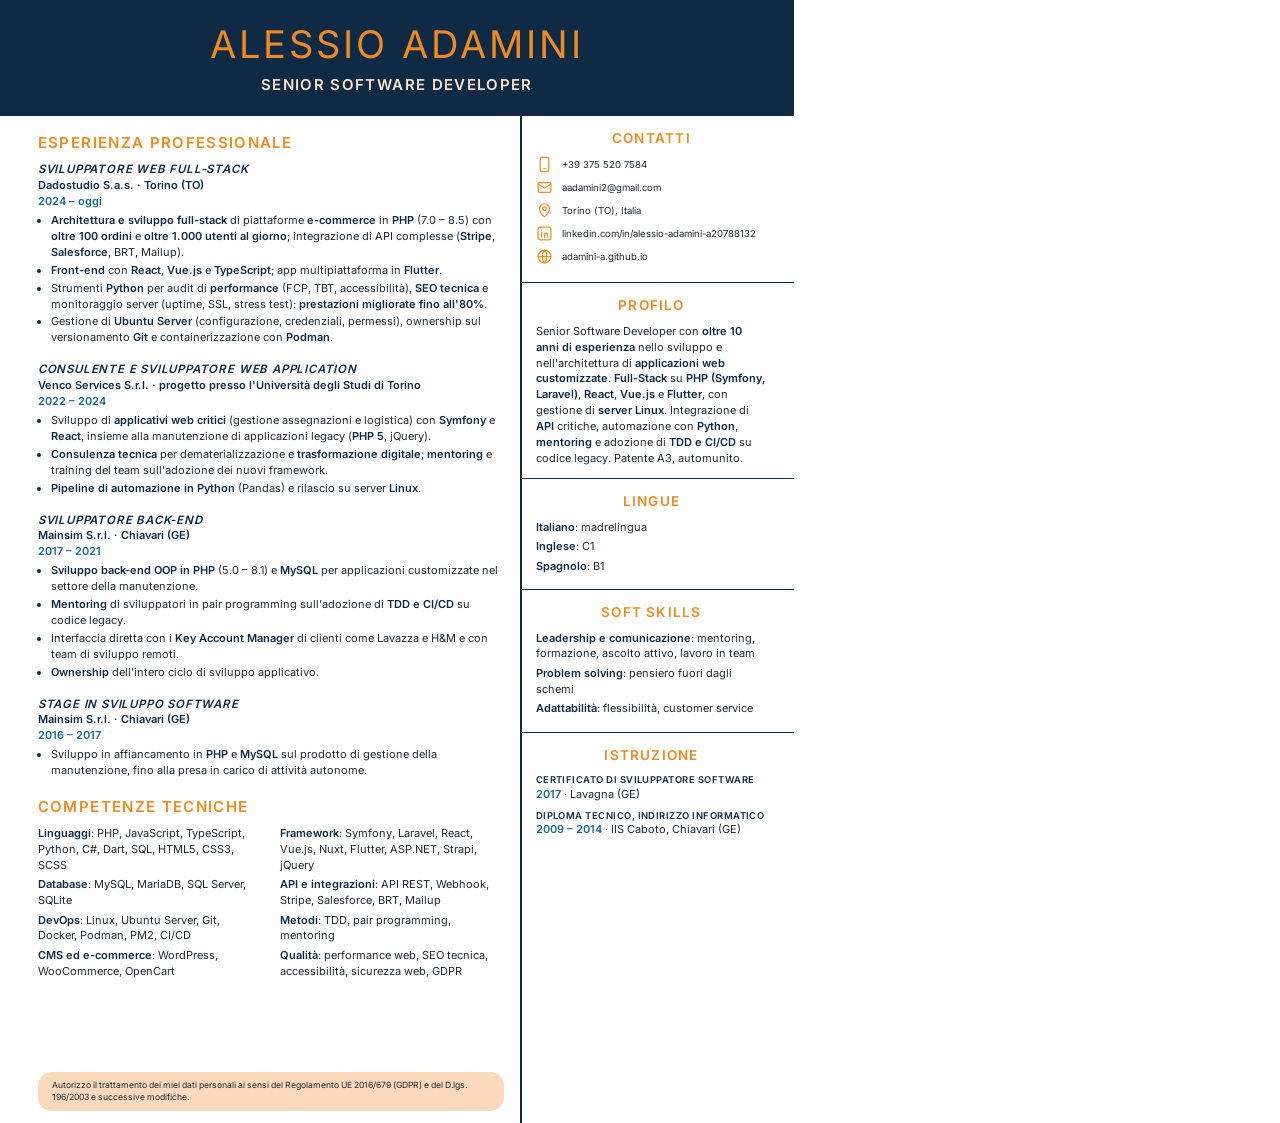
<file: cv/cv.html>
<!doctype html>
<html lang="it">
<head>
<meta charset="utf-8">
<title>Alessio Adamini - CV Senior Software Developer</title>
<meta name="author" content="Alessio Adamini">
<meta name="description" content="Curriculum vitae di Alessio Adamini, Senior Software Developer Full-Stack (PHP, Symfony, Laravel, React, Vue.js, Flutter, Python, Linux).">
<style>
	/* Font del sito, nessuna dipendenza esterna */
	@font-face { font-family: "Inter"; font-weight: 400; src: url("../docs/assets/fonts/inter-400-latin.woff2") format("woff2"); }
	@font-face { font-family: "Inter"; font-weight: 400; src: url("../docs/assets/fonts/inter-400-latin-ext.woff2") format("woff2"); unicode-range: U+0100-024F, U+1E00-1EFF, U+20A0-20CF; }
	@font-face { font-family: "Inter"; font-weight: 500; src: url("../docs/assets/fonts/inter-500-latin.woff2") format("woff2"); }
	@font-face { font-family: "Inter"; font-weight: 600; src: url("../docs/assets/fonts/inter-600-latin.woff2") format("woff2"); }

	:root {
		--navy: #0f2a44;
		--orange: #ef8a1f;
		--teal: #1d6b8c;
		--ink: #1f2933;
		--muted: #52606d;
		--peach: #fbd9bd;
	}

	@page { size: A4; margin: 0; }

	* { box-sizing: border-box; margin: 0; padding: 0; }

	html, body {
		background: #fff;
		color: var(--ink);
		font-family: "Inter", sans-serif;
		font-size: 11px;
		line-height: 1.45;
		-webkit-print-color-adjust: exact;
		print-color-adjust: exact;
	}

	.page {
		width: 210mm;
		height: 297mm;
		overflow: hidden;
		display: flex;
		flex-direction: column;
	}

	/* Header ------------------------------------------------------------- */
	.header {
		background: var(--navy);
		text-align: center;
		padding: 24px 20px 20px;
	}
	.header h1 {
		color: var(--orange);
		font-weight: 400;
		font-size: 38px;
		line-height: 1.1;
		letter-spacing: .08em;
		text-transform: uppercase;
	}
	.header .role {
		color: #fbe3cc;
		font-weight: 600;
		font-size: 15px;
		letter-spacing: .09em;
		text-transform: uppercase;
		margin-top: 8px;
	}

	/* Corpo a due colonne: l'ordine nel codice e' quello di lettura,
	   la griglia lo dispone visivamente in due colonne ------------------ */
	.body {
		flex: 1;
		display: grid;
		grid-template-columns: 1fr 72mm;
		grid-template-rows: auto auto auto auto auto 1fr;
		column-gap: 0;
		padding: 0 0 0 10mm;
	}
	.main {
		grid-column: 1;
		grid-row: 1 / -1;
		padding: 16px 16px 12px 0;
		border-right: 2px solid var(--navy);
		display: flex;
		flex-direction: column;
	}
	.side {
		grid-column: 2;
		padding: 13px 7mm 11px 14px;
		border-bottom: 1.5px solid var(--navy);
	}
	.side:last-of-type { border-bottom: 0; }

	h2 {
		color: var(--orange);
		font-weight: 600;
		font-size: 15px;
		letter-spacing: .09em;
		text-transform: uppercase;
		margin-bottom: 8px;
	}
	.side h2 { text-align: center; font-size: 13.5px; }

	strong { font-weight: 600; color: var(--navy); }

	/* Esperienze ---------------------------------------------------------- */
	.job { margin-bottom: 13px; }
	.job h3 {
		color: var(--navy);
		font-weight: 600;
		font-style: italic;
		font-size: 11.5px;
		letter-spacing: .07em;
		text-transform: uppercase;
	}
	.job .org { font-weight: 600; color: var(--navy); }
	.job .period { font-weight: 600; color: var(--teal); margin-bottom: 3px; }

	ul { padding-left: 13px; }
	li { margin-bottom: 2px; }
	li::marker { color: var(--navy); }

	.privacy {
		margin-top: auto;
		background: var(--peach);
		border-radius: 14px;
		padding: 7px 14px;
		font-size: 8.6px;
		line-height: 1.4;
		color: var(--ink);
	}

	/* Sidebar ------------------------------------------------------------- */
	.contacts { list-style: none; padding: 0; }
	.contacts li {
		display: flex;
		align-items: center;
		gap: 9px;
		margin-bottom: 6px;
		white-space: nowrap;
		font-size: 9.6px;
	}
	.contacts svg {
		flex: none;
		width: 17px;
		height: 17px;
		stroke: var(--orange);
		fill: none;
		stroke-width: 1.7;
		stroke-linecap: round;
		stroke-linejoin: round;
	}
	.contacts a { color: inherit; text-decoration: none; }

	.tech { margin-top: 2px; margin-bottom: 14px; }
	.tech .skills { display: grid; grid-template-columns: 1fr 1fr; column-gap: 18px; }

	.skills { list-style: none; padding: 0; }
	.skills li { margin-bottom: 3.5px; }


	.edu { margin-bottom: 6px; }
	.edu .what { color: var(--navy); font-weight: 600; text-transform: uppercase; letter-spacing: .05em; font-size: 9.4px; }
	.edu .when { font-weight: 600; color: var(--teal); }
</style>
</head>
<body>
<div class="page">

	<header class="header">
		<h1>Alessio Adamini</h1>
		<p class="role">Senior Software Developer</p>
	</header>

	<div class="body">

		<section class="side">
			<h2>Contatti</h2>
			<ul class="contacts">
				<li><svg viewBox="0 0 24 24" aria-hidden="true"><rect x="6" y="2" width="12" height="20" rx="2"/><path d="M11 18h2"/></svg><span>+39 375 520 7584</span></li>
				<li><svg viewBox="0 0 24 24" aria-hidden="true"><rect x="3" y="5" width="18" height="14" rx="2"/><path d="m3 7 9 6 9-6"/></svg><a href="mailto:aadamini2@gmail.com">aadamini2@gmail.com</a></li>
				<li><svg viewBox="0 0 24 24" aria-hidden="true"><path d="M12 21s-7-6.2-7-11.5a7 7 0 0 1 14 0C19 14.8 12 21 12 21z"/><circle cx="12" cy="9.5" r="2.5"/></svg><span>Torino (TO), Italia</span></li>
				<li><svg viewBox="0 0 24 24" aria-hidden="true"><rect x="3" y="3" width="18" height="18" rx="3"/><path d="M8 10.5V17M8 7.5v.01M12 17v-3.6a2 2 0 0 1 4 0V17"/></svg><a href="https://www.linkedin.com/in/alessio-adamini-a20788132">linkedin.com/in/alessio-adamini-a20788132</a></li>
				<li><svg viewBox="0 0 24 24" aria-hidden="true"><circle cx="12" cy="12" r="9"/><path d="M3 12h18M12 3a14 14 0 0 1 0 18M12 3a14 14 0 0 0 0 18"/></svg><a href="https://adamini-a.github.io">adamini-a.github.io</a></li>
			</ul>
		</section>

		<section class="side">
			<h2>Profilo</h2>
			<p>Senior Software Developer con <strong>oltre 10 anni di esperienza</strong> nello sviluppo e nell'architettura di <strong>applicazioni web customizzate</strong>. <strong>Full-Stack</strong> su <strong>PHP (Symfony, Laravel)</strong>, <strong>React</strong>, <strong>Vue.js</strong> e <strong>Flutter</strong>, con gestione di <strong>server Linux</strong>. Integrazione di <strong>API</strong> critiche, automazione con <strong>Python</strong>, <strong>mentoring</strong> e adozione di <strong>TDD e CI/CD</strong> su codice legacy. Patente A3, automunito.</p>
		</section>

		<main class="main">
			<h2>Esperienza professionale</h2>

			<article class="job">
				<h3>Sviluppatore Web Full-Stack</h3>
				<p class="org">Dadostudio S.a.s. · Torino (TO)</p>
				<p class="period">2024 – oggi</p>
				<ul>
					<li><strong>Architettura e sviluppo full-stack</strong> di piattaforme <strong>e-commerce</strong> in <strong>PHP</strong> (7.0 – 8.5) con <strong>oltre 100 ordini</strong> e <strong>oltre 1.000 utenti al giorno</strong>; integrazione di API complesse (<strong>Stripe</strong>, <strong>Salesforce</strong>, BRT, Mailup).</li>
					<li><strong>Front-end</strong> con <strong>React</strong>, <strong>Vue.js</strong> e <strong>TypeScript</strong>; app multipiattaforma in <strong>Flutter</strong>.</li>
					<li>Strumenti <strong>Python</strong> per audit di <strong>performance</strong> (FCP, TBT, accessibilità), <strong>SEO tecnica</strong> e monitoraggio server (uptime, SSL, stress test): <strong>prestazioni migliorate fino all'80%</strong>.</li>
					<li>Gestione di <strong>Ubuntu Server</strong> (configurazione, credenziali, permessi), ownership sul versionamento <strong>Git</strong> e containerizzazione con <strong>Podman</strong>.</li>
				</ul>
			</article>

			<article class="job">
				<h3>Consulente e sviluppatore web application</h3>
				<p class="org">Venco Services S.r.l. · progetto presso l'Università degli Studi di Torino</p>
				<p class="period">2022 – 2024</p>
				<ul>
					<li>Sviluppo di <strong>applicativi web critici</strong> (gestione assegnazioni e logistica) con <strong>Symfony</strong> e <strong>React</strong>, insieme alla manutenzione di applicazioni legacy (<strong>PHP 5</strong>, jQuery).</li>
					<li><strong>Consulenza tecnica</strong> per dematerializzazione e <strong>trasformazione digitale</strong>; <strong>mentoring</strong> e training del team sull'adozione dei nuovi framework.</li>
					<li><strong>Pipeline di automazione in Python</strong> (Pandas) e rilascio su server <strong>Linux</strong>.</li>
				</ul>
			</article>

			<article class="job">
				<h3>Sviluppatore Back-End</h3>
				<p class="org">Mainsim S.r.l. · Chiavari (GE)</p>
				<p class="period">2017 – 2021</p>
				<ul>
					<li><strong>Sviluppo back-end OOP in PHP</strong> (5.0 – 8.1) e <strong>MySQL</strong> per applicazioni customizzate nel settore della manutenzione.</li>
					<li><strong>Mentoring</strong> di sviluppatori in pair programming sull'adozione di <strong>TDD e CI/CD</strong> su codice legacy.</li>
					<li>Interfaccia diretta con i <strong>Key Account Manager</strong> di clienti come Lavazza e H&amp;M e con team di sviluppo remoti.</li>
					<li><strong>Ownership</strong> dell'intero ciclo di sviluppo applicativo.</li>
				</ul>
			</article>

			<article class="job">
				<h3>Stage in sviluppo software</h3>
				<p class="org">Mainsim S.r.l. · Chiavari (GE)</p>
				<p class="period">2016 – 2017</p>
				<ul>
					<li>Sviluppo in affiancamento in <strong>PHP</strong> e <strong>MySQL</strong> sul prodotto di gestione della manutenzione, fino alla presa in carico di attività autonome.</li>
				</ul>
			</article>

			<section class="tech">
				<h2>Competenze tecniche</h2>
				<ul class="skills">
					<li><strong>Linguaggi</strong>: PHP, JavaScript, TypeScript, Python, C#, Dart, SQL, HTML5, CSS3, SCSS</li>
					<li><strong>Framework</strong>: Symfony, Laravel, React, Vue.js, Nuxt, Flutter, ASP.NET, Strapi, jQuery</li>
					<li><strong>Database</strong>: MySQL, MariaDB, SQL Server, SQLite</li>
					<li><strong>API e integrazioni</strong>: API REST, Webhook, Stripe, Salesforce, BRT, Mailup</li>
					<li><strong>DevOps</strong>: Linux, Ubuntu Server, Git, Docker, Podman, PM2, CI/CD</li>
					<li><strong>Metodi</strong>: TDD, pair programming, mentoring</li>
					<li><strong>CMS ed e-commerce</strong>: WordPress, WooCommerce, OpenCart</li>
					<li><strong>Qualità</strong>: performance web, SEO tecnica, accessibilità, sicurezza web, GDPR</li>
				</ul>
			</section>

			<p class="privacy">Autorizzo il trattamento dei miei dati personali ai sensi del Regolamento UE 2016/679 (GDPR) e del D.lgs. 196/2003 e successive modifiche.</p>
		</main>

		<section class="side">
			<h2>Lingue</h2>
			<ul class="skills">
				<li><strong>Italiano</strong>: madrelingua</li>
				<li><strong>Inglese</strong>: C1</li>
				<li><strong>Spagnolo</strong>: B1</li>
			</ul>
		</section>

		<section class="side">
			<h2>Soft skills</h2>
			<ul class="skills">
				<li><strong>Leadership e comunicazione</strong>: mentoring, formazione, ascolto attivo, lavoro in team</li>
				<li><strong>Problem solving</strong>: pensiero fuori dagli schemi</li>
				<li><strong>Adattabilità</strong>: flessibilità, customer service</li>
			</ul>
		</section>

		<section class="side">
			<h2>Istruzione</h2>
			<div class="edu">
				<p class="what">Certificato di Sviluppatore Software</p>
				<p><span class="when">2017</span> · Lavagna (GE)</p>
			</div>
			<div class="edu">
				<p class="what">Diploma tecnico, indirizzo informatico</p>
				<p><span class="when">2009 – 2014</span> · IIS Caboto, Chiavari (GE)</p>
			</div>
		</section>

	</div>
</div>
</body>
</html>
</file>
<file: docs/assets/css/main.css>
/* ==========================================================================
   Adamini — foglio di stile principale
   1. Token          5. Hero
   2. Reset / base   6. Sezioni
   3. Layout         7. Componenti
   4. Header         8. Utility & motion
   ========================================================================== */

@import url("../fonts/fonts.css");

/* 1. Token ---------------------------------------------------------------- */

:root {
	color-scheme: dark;

	--ink-900: #08090c;
	--ink-850: #0b0d11;
	--ink-800: #101319;
	--ink-700: #171b23;
	--ink-600: #212630;

	--text: #eceef4;
	--text-soft: #b6bdcc;
	--text-mute: #848d9f;

	--accent: #ff6b4a;
	--accent-soft: #ffa084;
	--accent-ink: #1a0b06;

	--surface: var(--ink-800);
	--surface-2: var(--ink-700);
	--bg: var(--ink-900);
	--line: color-mix(in srgb, var(--text) 12%, transparent);
	--line-soft: color-mix(in srgb, var(--text) 7%, transparent);

	--font-sans: "Inter", ui-sans-serif, system-ui, -apple-system, "Segoe UI", Roboto, sans-serif;
	--font-display: "Space Grotesk", var(--font-sans);
	--font-mono: ui-monospace, "SFMono-Regular", "JetBrains Mono", Menlo, Consolas, monospace;

	/* Tipografia fluida */
	--step--1: clamp(0.82rem, 0.79rem + 0.13vw, 0.9rem);
	--step-0: clamp(1rem, 0.96rem + 0.2vw, 1.12rem);
	--step-1: clamp(1.2rem, 1.12rem + 0.4vw, 1.45rem);
	--step-2: clamp(1.5rem, 1.34rem + 0.78vw, 2rem);
	--step-3: clamp(1.9rem, 1.6rem + 1.45vw, 2.85rem);
	--step-4: clamp(2.4rem, 1.8rem + 3vw, 4rem);
	--step-hero: clamp(2.9rem, 1.4rem + 7.4vw, 7.5rem);

	--gutter: clamp(1.25rem, 5vw, 3rem);
	--wrap: 76rem;
	--wrap-narrow: 46rem;
	--section-y: clamp(4.5rem, 11vh, 8.5rem);

	--radius: 14px;
	--radius-lg: 22px;
	--shadow: 0 1px 2px rgb(0 0 0 / 0.3), 0 12px 40px -18px rgb(0 0 0 / 0.75);

	--ease: cubic-bezier(0.22, 0.61, 0.36, 1);
}

:root[data-theme="light"] {
	color-scheme: light;

	--text: #16181d;
	--text-soft: #434a57;
	--text-mute: #6a7382;

	--accent: #d9401b;
	--accent-soft: #b13315;
	--accent-ink: #fff6f2;

	--bg: #f7f6f3;
	--surface: #ffffff;
	--surface-2: #f1efea;
	--line: color-mix(in srgb, var(--text) 14%, transparent);
	--line-soft: color-mix(in srgb, var(--text) 8%, transparent);
	--shadow: 0 1px 2px rgb(20 20 25 / 0.06), 0 16px 40px -22px rgb(20 20 25 / 0.35);
}

/* 2. Reset / base --------------------------------------------------------- */

*,
*::before,
*::after {
	box-sizing: border-box;
}

* {
	margin: 0;
}

html {
	-webkit-text-size-adjust: 100%;
	scroll-behavior: smooth;
	scroll-padding-top: 6rem;
}

body {
	background: var(--bg);
	color: var(--text);
	font-family: var(--font-sans);
	font-size: var(--step-0);
	line-height: 1.65;
	font-synthesis-weight: none;
	-webkit-font-smoothing: antialiased;
	text-rendering: optimizeLegibility;
	overflow-x: hidden;
}

img,
svg,
video {
	display: block;
	max-width: 100%;
	height: auto;
}

h1,
h2,
h3,
h4 {
	font-family: var(--font-display);
	font-weight: 600;
	line-height: 1.08;
	letter-spacing: -0.025em;
	text-wrap: balance;
}

p,
li {
	text-wrap: pretty;
}

a {
	color: inherit;
	text-decoration-color: color-mix(in srgb, currentColor 35%, transparent);
	text-underline-offset: 0.18em;
}

a:hover {
	text-decoration-color: currentColor;
}

ul,
ol {
	padding: 0;
	list-style: none;
}

button {
	font: inherit;
	color: inherit;
	background: none;
	border: 0;
	cursor: pointer;
}

:focus-visible {
	outline: 2px solid var(--accent);
	outline-offset: 3px;
	border-radius: 4px;
}

::selection {
	background: var(--accent);
	color: var(--accent-ink);
}

.screen-reader-text {
	position: absolute;
	width: 1px;
	height: 1px;
	padding: 0;
	overflow: hidden;
	clip-path: inset(50%);
	white-space: nowrap;
	border: 0;
}

.skip-link {
	position: absolute;
	top: 0.5rem;
	left: 0.5rem;
	z-index: 100;
	padding: 0.7rem 1.1rem;
	background: var(--accent);
	color: var(--accent-ink);
	font-weight: 600;
	border-radius: 8px;
	transform: translateY(-160%);
	transition: transform 0.2s var(--ease);
}

.skip-link:focus {
	transform: translateY(0);
}

/* 3. Layout --------------------------------------------------------------- */

.wrap {
	width: min(100% - var(--gutter) * 2, var(--wrap));
	margin-inline: auto;
}

.wrap--narrow {
	max-width: var(--wrap-narrow);
}

.section {
	padding-block: var(--section-y);
	position: relative;
}

.section + .section {
	border-top: 1px solid var(--line-soft);
}

.section__head {
	display: flex;
	flex-wrap: wrap;
	gap: 0.75rem 2rem;
	align-items: baseline;
	justify-content: space-between;
	margin-bottom: clamp(2rem, 5vw, 3.5rem);
}

.section__title {
	font-size: var(--step-3);
}

.section__kicker {
	display: inline-flex;
	align-items: center;
	gap: 0.6rem;
	font-family: var(--font-mono);
	font-size: var(--step--1);
	letter-spacing: 0.14em;
	text-transform: uppercase;
	color: var(--accent);
	margin-bottom: 0.9rem;
}

.section__kicker::before {
	content: "";
	width: 1.75rem;
	height: 1px;
	background: currentColor;
}

.section__lede {
	max-width: 34ch;
	color: var(--text-mute);
	font-size: var(--step--1);
	line-height: 1.6;
}

/* 4. Header --------------------------------------------------------------- */

.site-header {
	position: sticky;
	top: 0;
	z-index: 50;
	padding-block: 0.85rem;
	background: color-mix(in srgb, var(--bg) 78%, transparent);
	backdrop-filter: blur(14px) saturate(160%);
	border-bottom: 1px solid transparent;
	transition: border-color 0.3s var(--ease), background 0.3s var(--ease);
}

.site-header[data-stuck="true"] {
	border-bottom-color: var(--line-soft);
	background: color-mix(in srgb, var(--bg) 92%, transparent);
}

@supports not (backdrop-filter: blur(1px)) {
	.site-header {
		background: var(--bg);
	}
}

.site-header__inner {
	display: flex;
	align-items: center;
	justify-content: space-between;
	gap: 1.5rem;
}

.brand {
	display: inline-flex;
	align-items: center;
	gap: 0.6rem;
	font-family: var(--font-display);
	font-weight: 700;
	letter-spacing: -0.02em;
	text-decoration: none;
	white-space: nowrap;
}

.brand__mark {
	display: grid;
	place-items: center;
	width: 2rem;
	height: 2rem;
	font-size: 0.82rem;
	border-radius: 8px;
	background: var(--accent);
	color: var(--accent-ink);
	letter-spacing: 0;
}

.nav {
	display: flex;
	align-items: center;
	gap: clamp(0.5rem, 2vw, 1.75rem);
}

.nav a {
	font-size: var(--step--1);
	color: var(--text-soft);
	text-decoration: none;
	padding-block: 0.35rem;
	position: relative;
	transition: color 0.2s var(--ease);
}

.nav a::after {
	content: "";
	position: absolute;
	inset-inline: 0;
	bottom: 0;
	height: 1px;
	background: var(--accent);
	transform: scaleX(0);
	transform-origin: left;
	transition: transform 0.25s var(--ease);
}

.nav a:hover,
.nav a[aria-current="true"] {
	color: var(--text);
}

.nav a:hover::after,
.nav a[aria-current="true"]::after {
	transform: scaleX(1);
}

/* Link a un'altra pagina: separato dalle ancore e reso come pillola */
.nav__sep {
	width: 1px;
	height: 1.1rem;
	background: var(--line);
}

.nav a.nav__page {
	display: inline-flex;
	align-items: center;
	gap: 0.4rem;
	padding: 0.4rem 0.9rem;
	font-weight: 500;
	color: var(--accent);
	border: 1px solid color-mix(in srgb, var(--accent) 45%, transparent);
	border-radius: 999px;
	transition: color 0.2s var(--ease), background 0.2s var(--ease), border-color 0.2s var(--ease);
}

.nav a.nav__page::after {
	content: none;
}

.nav a.nav__page:hover {
	color: var(--accent-ink);
	background: var(--accent);
	border-color: var(--accent);
}

.nav__page svg {
	width: 1em;
	height: 1em;
	transition: transform 0.2s var(--ease);
}

.nav__page:hover svg {
	transform: translateX(3px);
}

.nav__page--back:hover svg {
	transform: translateX(-3px);
}

.header__tools {
	display: flex;
	align-items: center;
	gap: 0.5rem;
}

.theme-toggle {
	display: grid;
	place-items: center;
	width: 2.25rem;
	height: 2.25rem;
	border: 1px solid var(--line);
	border-radius: 50%;
	color: var(--text-soft);
	transition: color 0.2s var(--ease), border-color 0.2s var(--ease), transform 0.2s var(--ease);
}

.theme-toggle:hover {
	color: var(--accent);
	border-color: var(--accent);
	transform: rotate(-20deg);
}

.theme-toggle svg {
	width: 1.05rem;
	height: 1.05rem;
}

:root:not([data-theme="light"]) .theme-toggle .icon-sun,
:root[data-theme="light"] .theme-toggle .icon-moon {
	display: none;
}

.nav-toggle {
	display: none;
}

@media (max-width: 47rem) {
	.nav {
		position: fixed;
		inset: 0 0 auto;
		top: 0;
		flex-direction: column;
		justify-content: center;
		gap: 1.25rem;
		height: 100dvh;
		background: var(--bg);
		transform: translateY(-100%);
		transition: transform 0.4s var(--ease);
		z-index: 60;
	}

	.nav a {
		font-size: var(--step-2);
		font-family: var(--font-display);
		color: var(--text);
	}

	.nav__sep {
		width: 3rem;
		height: 1px;
	}

	.nav a.nav__page {
		font-size: var(--step-1);
		padding: 0.55rem 1.3rem;
		color: var(--accent);
	}

	body:has(.nav-toggle[aria-expanded="true"]) .nav {
		transform: translateY(0);
	}

	body:has(.nav-toggle[aria-expanded="true"]) {
		overflow: hidden;
	}

	.nav-toggle {
		display: grid;
		place-items: center;
		position: relative;
		z-index: 70;
		width: 2.25rem;
		height: 2.25rem;
		border: 1px solid var(--line);
		border-radius: 50%;
	}

	.nav-toggle span {
		display: block;
		width: 1rem;
		height: 1.5px;
		background: currentColor;
		transition: transform 0.3s var(--ease), opacity 0.2s var(--ease);
	}

	.nav-toggle span + span {
		margin-top: 4px;
	}

	.nav-toggle[aria-expanded="true"] span:first-child {
		transform: translateY(5.5px) rotate(45deg);
	}

	.nav-toggle[aria-expanded="true"] span:nth-child(2) {
		opacity: 0;
	}

	.nav-toggle[aria-expanded="true"] span:last-child {
		transform: translateY(-5.5px) rotate(-45deg);
	}
}

/* 5. Hero ----------------------------------------------------------------- */

.hero {
	position: relative;
	padding-block: clamp(3.5rem, 9vh, 7rem) clamp(3.5rem, 8vh, 6rem);
	overflow: hidden;
	isolation: isolate;
}

.hero__glow {
	position: absolute;
	z-index: -1;
	inset-block-start: -30%;
	inset-inline-start: 50%;
	width: min(120vw, 70rem);
	aspect-ratio: 1;
	translate: -50% 0;
	background: radial-gradient(
		circle at center,
		color-mix(in srgb, var(--accent) 26%, transparent) 0%,
		transparent 62%
	);
	filter: blur(30px);
	opacity: 0.75;
	pointer-events: none;
}

:root[data-theme="light"] .hero__glow {
	opacity: 0.38;
}

.hero__grid {
	position: absolute;
	inset: 0;
	z-index: -2;
	background-image: linear-gradient(var(--line-soft) 1px, transparent 1px),
		linear-gradient(90deg, var(--line-soft) 1px, transparent 1px);
	background-size: 4.5rem 4.5rem;
	mask-image: radial-gradient(ellipse 75% 55% at 50% 30%, #000 20%, transparent 75%);
	pointer-events: none;
}

.hero__status {
	display: inline-flex;
	align-items: center;
	gap: 0.6rem;
	padding: 0.4rem 0.9rem 0.4rem 0.7rem;
	border: 1px solid var(--line);
	border-radius: 999px;
	background: color-mix(in srgb, var(--surface) 60%, transparent);
	font-size: var(--step--1);
	color: var(--text-soft);
	margin-bottom: 1.6rem;
}

.hero__status .dot {
	width: 7px;
	height: 7px;
	border-radius: 50%;
	background: #3ddc84;
	box-shadow: 0 0 0 0 color-mix(in srgb, #3ddc84 70%, transparent);
	animation: pulse 2.4s infinite;
}

@keyframes pulse {
	70% {
		box-shadow: 0 0 0 7px transparent;
	}
	100% {
		box-shadow: 0 0 0 0 transparent;
	}
}

.hero__name {
	font-size: var(--step-hero);
	font-weight: 700;
	letter-spacing: -0.045em;
	line-height: 0.92;
	margin-bottom: 1.1rem;
}

.hero__name .line {
	display: block;
}

.hero__name .accent {
	color: var(--accent);
}

.hero__role {
	font-family: var(--font-mono);
	font-size: var(--step--1);
	letter-spacing: 0.2em;
	text-transform: uppercase;
	color: var(--text-mute);
	margin-bottom: 1.6rem;
}

.hero__intro {
	max-width: 52ch;
	font-size: var(--step-1);
	color: var(--text-soft);
	line-height: 1.55;
}

.hero__actions {
	display: flex;
	flex-wrap: wrap;
	gap: 0.85rem;
	margin-top: 2.3rem;
}

.hero__quote {
	margin-top: clamp(3rem, 7vw, 4.5rem);
	padding-left: 1.4rem;
	border-left: 2px solid var(--accent);
	max-width: 58ch;
}

.hero__quote p {
	font-family: var(--font-display);
	font-size: var(--step-1);
	font-style: italic;
	line-height: 1.4;
	color: var(--text-soft);
}

.hero__quote cite {
	display: block;
	margin-top: 0.7rem;
	font-size: var(--step--1);
	font-style: normal;
	color: var(--text-mute);
}

/* 6. Sezioni -------------------------------------------------------------- */

/* Stats */
.stats {
	display: grid;
	grid-template-columns: repeat(auto-fit, minmax(10rem, 1fr));
	gap: 1px;
	background: var(--line-soft);
	border-block: 1px solid var(--line-soft);
}

.stats__item {
	background: var(--bg);
	padding: clamp(1.4rem, 3vw, 2.2rem) clamp(1rem, 2vw, 1.6rem);
}

.stats__value {
	display: block;
	font-family: var(--font-display);
	font-size: var(--step-3);
	font-weight: 700;
	letter-spacing: -0.03em;
	color: var(--accent);
}

.stats__label {
	display: block;
	margin-top: 0.3rem;
	font-size: var(--step--1);
	color: var(--text-mute);
	line-height: 1.45;
}

/* Profilo */
.about {
	display: grid;
	gap: clamp(2rem, 5vw, 4rem);
	grid-template-columns: 1fr;
}

@media (min-width: 52rem) {
	.about {
		grid-template-columns: 1.35fr 1fr;
		align-items: start;
	}
}

.about__text p + p {
	margin-top: 1.1rem;
}

.about__text p:first-child {
	font-size: var(--step-1);
	color: var(--text);
}

.about__text {
	color: var(--text-soft);
}

.facts {
	display: grid;
	gap: 1px;
	background: var(--line-soft);
	border: 1px solid var(--line-soft);
	border-radius: var(--radius);
	overflow: hidden;
}

.facts__row {
	display: flex;
	flex-wrap: wrap;
	gap: 0.4rem 1rem;
	justify-content: space-between;
	align-items: baseline;
	padding: 0.95rem 1.15rem;
	background: var(--surface);
	font-size: var(--step--1);
}

.facts__key {
	color: var(--text-mute);
}

.facts__val {
	font-weight: 500;
	text-align: right;
}

/* Competenze */
.skills {
	display: grid;
	gap: 1.1rem;
	grid-template-columns: 1fr;
}

@media (min-width: 38rem) {
	.skills {
		grid-template-columns: repeat(2, 1fr);
	}
}

@media (min-width: 60rem) {
	.skills {
		grid-template-columns: repeat(3, 1fr);
	}
}

.skill-card {
	container-type: inline-size;
	padding: clamp(1.3rem, 3vw, 1.8rem);
	background: var(--surface);
	border: 1px solid var(--line-soft);
	border-radius: var(--radius-lg);
	transition: border-color 0.3s var(--ease), transform 0.3s var(--ease);
}

.skill-card:hover {
	border-color: color-mix(in srgb, var(--accent) 45%, transparent);
	transform: translateY(-3px);
}

.skill-card__icon {
	display: grid;
	place-items: center;
	width: 2.4rem;
	height: 2.4rem;
	margin-bottom: 1rem;
	border-radius: 10px;
	background: color-mix(in srgb, var(--accent) 14%, transparent);
	color: var(--accent);
}

.skill-card__icon svg {
	width: 1.15rem;
	height: 1.15rem;
}

.skill-card__title {
	font-size: var(--step-1);
	margin-bottom: 0.95rem;
}

.tags {
	display: flex;
	flex-wrap: wrap;
	gap: 0.4rem;
}

.tag {
	padding: 0.28rem 0.65rem;
	font-size: 0.8rem;
	line-height: 1.5;
	color: var(--text-soft);
	background: var(--surface-2);
	border: 1px solid var(--line-soft);
	border-radius: 999px;
	white-space: nowrap;
}

/* Repository private */
.work {
	--work-gap: clamp(0.75rem, 2vw, 1.25rem);
	--work-overlap: clamp(0rem, 2.5vw, 2.25rem);
	--work-fade: clamp(1.5rem, 6vw, 4rem);

	position: relative;
	isolation: isolate;
	margin-block-start: clamp(1.25rem, 3vw, 2rem);
}

/*
 * Stato di partenza — anche senza JS e con reduced-motion: striscia
 * scorrevole nativa. Il JS ci scrive sopra data-mode="marquee".
 */
.work__viewport {
	overflow-x: auto;
	overscroll-behavior-inline: contain;
	scroll-snap-type: inline proximity;
	scrollbar-width: thin;
	padding-block: 0.5rem;
	-webkit-mask-image: linear-gradient(90deg, transparent, #000 var(--work-fade), #000 calc(100% - var(--work-fade)), transparent);
	mask-image: linear-gradient(90deg, transparent, #000 var(--work-fade), #000 calc(100% - var(--work-fade)), transparent);
}

.work[data-mode="marquee"] .work__viewport {
	overflow-x: hidden;
}

.work__track {
	display: flex;
	inline-size: max-content;
	padding-inline: var(--gutter);
}

.work[data-mode="marquee"] .work__track {
	padding-inline: 0;
	animation: work-scroll var(--work-dur, 40s) linear infinite;
	will-change: transform;
}

/*
 * Il gap di coda sta DENTRO il gruppo: così la larghezza del gruppo è
 * esattamente il periodo dell'animazione e la giunzione non si vede.
 */
.work__group {
	display: flex;
	gap: var(--work-gap);
	padding-inline-end: var(--work-gap);
	margin: 0;
	padding-block: 0;
	list-style: none;
}

@keyframes work-scroll {
	from { transform: translate3d(0, 0, 0); }
	to   { transform: translate3d(calc(var(--work-shift, 0px) * -1), 0, 0); }
}

/* Il nastro si ferma appena il puntatore entra nella sezione, non sulla
   singola tessera: attraversare un gap non deve farlo ripartire. */
.work[data-mode="marquee"]:hover .work__track,
.work[data-mode="marquee"]:focus-within .work__track,
.work[data-mode="marquee"][data-open] .work__track {
	animation-play-state: paused;
}

/* Tessere */
.work-tile {
	display: grid;
	gap: 0.3rem;
	place-content: center;
	flex: none;
	inline-size: clamp(8.5rem, 22vw, 11rem);
	min-block-size: 7rem;
	padding: 1.1rem 1rem;
	text-align: center;
	text-decoration: none;
	color: var(--text);
	background: var(--surface);
	border: 1px solid var(--line-soft);
	border-radius: var(--radius-lg);
	scroll-snap-align: center;
	transition: border-color 0.3s var(--ease), transform 0.3s var(--ease), opacity 0.3s var(--ease);
}

.work-tile__sigla {
	font-family: var(--font-display);
	font-weight: 700;
	font-size: clamp(1.5rem, 1.1rem + 1.8vw, 2.2rem);
	line-height: 1.05;
	letter-spacing: -0.04em;
}

.work-tile__period {
	font-size: 0.78rem;
	color: var(--text-mute);
	white-space: nowrap;
}

.work-tile:hover,
.work-tile[data-active] {
	border-color: var(--accent);
	transform: translateY(-3px);
}

.work[data-open] .work-tile:not([data-active]) {
	opacity: 0.45;
}

:root[data-theme="light"] .work[data-open] .work-tile:not([data-active]) {
	opacity: 0.55;
}

/*
 * Le schede: tutte nella stessa cella di griglia. Quelle chiuse restano
 * visibility:hidden e non display:none, così continuano a dimensionare la
 * riga: l'altezza è sempre quella della scheda più alta e aprire o chiudere
 * non sposta un pixel del resto della pagina.
 */
.work__cards {
	position: relative;
	z-index: 2;
	margin-block-start: 1rem;
}

.work__cards[data-single] {
	display: grid;
	grid-template-areas: "card";
	margin-block-start: calc(var(--work-overlap) * -1);
	pointer-events: none;
}

.work-card {
	position: relative;
	padding: clamp(1.3rem, 3vw, 1.9rem);
	background: var(--surface);
	border: 1px solid var(--line);
	border-radius: var(--radius-lg);
	box-shadow: var(--shadow);
}

.work__cards[data-single] > .work-card {
	grid-area: card;
	visibility: hidden;
	opacity: 0;
	transform: translateY(6px);
	transition: opacity 0.28s var(--ease), transform 0.28s var(--ease), visibility 0s 0.28s;
}

.work__cards[data-single] > .work-card[data-open] {
	visibility: visible;
	opacity: 1;
	transform: none;
	pointer-events: auto;
	transition: opacity 0.28s var(--ease), transform 0.28s var(--ease), visibility 0s;
}

/* Senza JS le schede stanno semplicemente una sotto l'altra. */
.work__cards:not([data-single]) > .work-card + .work-card {
	margin-block-start: 1rem;
}

/* Unico elemento posizionato: sta dentro la scheda, quindi non può sbordare. */
.work__cards[data-single] > .work-card[data-open]:not(.work-card--intro)::before {
	content: "";
	position: absolute;
	inset-block-start: -7px;
	inset-inline-start: var(--work-caret, 50%);
	inline-size: 12px;
	block-size: 12px;
	translate: -50% 0;
	rotate: 45deg;
	background: var(--surface);
	border-block-start: 1px solid var(--line);
	border-inline-start: 1px solid var(--line);
}

.work-card__head {
	display: flex;
	flex-wrap: wrap;
	align-items: baseline;
	justify-content: space-between;
	gap: 0.5rem 1rem;
	margin-bottom: 0.7rem;
}

.work-card__sigla {
	font-family: var(--font-display);
	font-weight: 700;
	font-size: var(--step-2);
	letter-spacing: -0.03em;
	color: var(--accent);
}

.work-card__period {
	font-size: 0.85rem;
	color: var(--text-mute);
}

.work-card__intro {
	font-family: var(--font-display);
	font-size: var(--step-1);
	margin-bottom: 0.6rem;
}

.work-card__hint {
	color: var(--text-soft);
	text-wrap: pretty;
}

.work-card__list {
	display: grid;
	gap: 0.65rem;
	margin-block: 1rem 0;
	list-style: none;
	font-size: var(--step--1);
	line-height: 1.6;
	color: var(--text-soft);
}

.work-card__list li {
	position: relative;
	padding-left: 1.4rem;
}

.work-card__list li::before {
	content: "";
	position: absolute;
	left: 0;
	top: 0.62em;
	width: 0.45rem;
	height: 1px;
	background: var(--accent);
}

.work-card__side {
	margin-block-start: 1.2rem;
}

.work-card__metric {
	margin-block-start: 1rem;
	padding-block-start: 0.9rem;
	border-block-start: 1px solid var(--line-soft);
	font-size: 0.9rem;
	color: var(--text-mute);
}

.work-card--intro {
	display: flex;
	flex-direction: column;
}

.work-card--intro .work-card__numbers {
	margin-block-start: auto;
}

.work-card__numbers {
	display: flex;
	flex-wrap: wrap;
	gap: 0.6rem 2rem;
	margin-block-start: 1.4rem;
	padding-block-start: 1.1rem;
	border-block-start: 1px solid var(--line-soft);
	list-style: none;
	font-size: 0.9rem;
	color: var(--text-mute);
}

.work-card__metric-value {
	font-family: var(--font-display);
	font-size: var(--step-1);
	font-weight: 700;
	color: var(--text);
	margin-inline-end: 0.35rem;
}

@media (min-width: 60rem) {
	.work-card:not(.work-card--intro) {
		display: grid;
		grid-template-columns: minmax(0, 1.75fr) minmax(0, 1fr);
		gap: 0 clamp(1.5rem, 3vw, 2.5rem);
		align-content: start;
	}

	.work-card__head {
		grid-column: 1 / -1;
	}

	.work-card__side {
		margin-block-start: 0;
	}
}

/*
 * Sul largo le schede restano impilate nella stessa cella: il puntatore non
 * deve mai inseguire un bersaglio che si sposta. Sullo stretto si apre solo
 * quella scelta, perché lì è un tap e un accordion si comporta così.
 */
@media (max-width: 59.999rem) {
	.work__cards[data-single] {
		display: block;
	}

	.work__cards[data-single] > .work-card {
		display: none;
		visibility: visible;
		opacity: 1;
		transform: none;
		transition: none;
	}

	.work__cards[data-single] > .work-card[data-open] {
		display: block;
	}
}

.work__note {
	margin-block-start: clamp(1.25rem, 3vw, 2rem);
	font-size: 0.85rem;
	color: var(--text-mute);
	text-wrap: pretty;
}

/* Timeline esperienze */
.timeline {
	display: grid;
	gap: 0;
}

.tl-item {
	display: grid;
	grid-template-columns: 1fr;
	gap: 0.5rem 2.5rem;
	padding-block: clamp(1.8rem, 4vw, 2.6rem);
	border-top: 1px solid var(--line-soft);
	position: relative;
}

.tl-item:last-child {
	border-bottom: 1px solid var(--line-soft);
}

@media (min-width: 46rem) {
	.tl-item {
		grid-template-columns: 11rem 1fr;
	}
}

.tl-item__period {
	font-family: var(--font-mono);
	font-size: var(--step--1);
	color: var(--text-mute);
	letter-spacing: 0.04em;
	padding-top: 0.35rem;
}

@media (min-width: 46rem) {
	.tl-item__period {
		position: sticky;
		top: 6rem;
		align-self: start;
	}
}

.tl-item__role {
	font-size: var(--step-2);
	margin-bottom: 0.3rem;
}

.tl-item__org {
	display: flex;
	flex-wrap: wrap;
	align-items: center;
	gap: 0.5rem;
	font-size: var(--step--1);
	color: var(--accent);
	margin-bottom: 1rem;
}

.tl-item__org .sep {
	color: var(--text-mute);
	opacity: 0.6;
}

.tl-item__org .place {
	color: var(--text-mute);
}

.tl-item__list {
	display: grid;
	gap: 0.65rem;
	color: var(--text-soft);
	font-size: var(--step--1);
	line-height: 1.6;
}

.tl-item__list li {
	position: relative;
	padding-left: 1.4rem;
}

.tl-item__list li::before {
	content: "";
	position: absolute;
	left: 0;
	top: 0.62em;
	width: 0.45rem;
	height: 1px;
	background: var(--accent);
}

.tl-item__stack {
	margin-top: 1.1rem;
}

/* Formazione */
.education {
	display: grid;
	gap: 1.1rem;
	grid-template-columns: repeat(auto-fit, minmax(min(100%, 19rem), 1fr));
}

.edu-card {
	padding: clamp(1.3rem, 3vw, 1.8rem);
	background: var(--surface);
	border: 1px solid var(--line-soft);
	border-radius: var(--radius-lg);
}

.edu-card__year {
	font-family: var(--font-mono);
	font-size: var(--step--1);
	color: var(--accent);
	letter-spacing: 0.08em;
}

.edu-card__title {
	font-size: var(--step-1);
	margin-block: 0.5rem 0.4rem;
}

.edu-card__org {
	font-size: var(--step--1);
	color: var(--text-mute);
}

/* Contatti */
.contact {
	text-align: center;
}

.contact__title {
	font-size: var(--step-4);
	margin-bottom: 1.1rem;
}

.contact__lede {
	max-width: 46ch;
	margin-inline: auto;
	color: var(--text-soft);
}

.contact__mail {
	display: inline-block;
	margin-top: 2rem;
	font-family: var(--font-display);
	font-size: clamp(1.15rem, 0.8rem + 1.9vw, 2.3rem);
	font-weight: 600;
	letter-spacing: -0.03em;
	text-decoration: none;
	color: var(--accent);
	word-break: break-word;
	background-image: linear-gradient(currentColor, currentColor);
	background-size: 0% 1.5px;
	background-position: 0 100%;
	background-repeat: no-repeat;
	transition: background-size 0.4s var(--ease);
}

.contact__mail:hover {
	background-size: 100% 1.5px;
}

.contact__links {
	display: flex;
	flex-wrap: wrap;
	justify-content: center;
	gap: 0.75rem;
	margin-top: 2.5rem;
}

/* 7. Componenti ----------------------------------------------------------- */

.btn {
	display: inline-flex;
	align-items: center;
	gap: 0.55rem;
	padding: 0.8rem 1.4rem;
	border-radius: 999px;
	font-size: var(--step--1);
	font-weight: 500;
	text-decoration: none;
	border: 1px solid transparent;
	transition: transform 0.2s var(--ease), background 0.2s var(--ease), border-color 0.2s var(--ease),
		color 0.2s var(--ease);
}

.btn svg {
	width: 1rem;
	height: 1rem;
	flex: none;
}

.btn:active {
	transform: translateY(1px);
}

.btn--primary {
	background: var(--accent);
	color: var(--accent-ink);
	font-weight: 600;
}

.btn--primary:hover {
	background: var(--accent-soft);
}

.btn--ghost {
	border-color: var(--line);
	color: var(--text-soft);
}

.btn--ghost:hover {
	border-color: var(--accent);
	color: var(--accent);
}

.site-footer {
	padding-block: 2.5rem;
	border-top: 1px solid var(--line-soft);
	color: var(--text-mute);
	font-size: var(--step--1);
}

.site-footer__inner {
	display: flex;
	flex-wrap: wrap;
	gap: 0.75rem 2rem;
	align-items: center;
	justify-content: space-between;
}

.site-footer a {
	text-decoration: none;
}

.site-footer a:hover {
	color: var(--accent);
}

/* Contenuti editoriali (page.php / single.php / 404) */
.entry {
	padding-block: var(--section-y);
}

.entry__title {
	font-size: var(--step-4);
	margin-bottom: 1rem;
}

.entry__meta {
	font-size: var(--step--1);
	color: var(--text-mute);
	margin-bottom: 2.5rem;
}

.prose {
	color: var(--text-soft);
}

.prose > * + * {
	margin-top: 1.15rem;
}

.prose h2 {
	font-size: var(--step-2);
	margin-top: 2.6rem;
	color: var(--text);
}

.prose h3 {
	font-size: var(--step-1);
	margin-top: 2rem;
	color: var(--text);
}

.prose a {
	color: var(--accent);
}

.prose ul,
.prose ol {
	padding-left: 1.3rem;
	list-style: revert;
}

.prose li + li {
	margin-top: 0.4rem;
}

.prose blockquote {
	padding-left: 1.2rem;
	border-left: 2px solid var(--accent);
	font-style: italic;
}

.prose img {
	border-radius: var(--radius);
}

.prose code {
	font-family: var(--font-mono);
	font-size: 0.9em;
	padding: 0.15em 0.4em;
	background: var(--surface-2);
	border-radius: 5px;
}

.prose pre {
	padding: 1.1rem 1.3rem;
	background: var(--surface);
	border: 1px solid var(--line-soft);
	border-radius: var(--radius);
	overflow-x: auto;
}

.prose pre code {
	padding: 0;
	background: none;
}

.post-list {
	display: grid;
	gap: 1.1rem;
	grid-template-columns: repeat(auto-fit, minmax(min(100%, 19rem), 1fr));
}

.post-card {
	display: block;
	padding: clamp(1.3rem, 3vw, 1.8rem);
	background: var(--surface);
	border: 1px solid var(--line-soft);
	border-radius: var(--radius-lg);
	text-decoration: none;
	transition: border-color 0.25s var(--ease), transform 0.25s var(--ease);
}

.post-card:hover {
	border-color: color-mix(in srgb, var(--accent) 45%, transparent);
	transform: translateY(-3px);
}

.post-card__title {
	font-size: var(--step-1);
	margin-block: 0.45rem 0.6rem;
}

.post-card__excerpt {
	font-size: var(--step--1);
	color: var(--text-mute);
}

.pagination {
	display: flex;
	gap: 0.5rem;
	margin-top: 2.5rem;
	font-size: var(--step--1);
}

.pagination .page-numbers {
	display: grid;
	place-items: center;
	min-width: 2.3rem;
	height: 2.3rem;
	padding-inline: 0.5rem;
	border: 1px solid var(--line-soft);
	border-radius: 8px;
	text-decoration: none;
}

.pagination .current {
	background: var(--accent);
	color: var(--accent-ink);
	border-color: var(--accent);
}

/* 8. Utility & motion ----------------------------------------------------- */

.reveal {
	opacity: 0;
	transform: translateY(18px);
	transition: opacity 0.7s var(--ease), transform 0.7s var(--ease);
	transition-delay: var(--reveal-delay, 0ms);
}

.reveal.is-visible {
	opacity: 1;
	transform: none;
}

.no-js .reveal {
	opacity: 1;
	transform: none;
}

@media (prefers-reduced-motion: reduce) {
	html {
		scroll-behavior: auto;
	}

	*,
	*::before,
	*::after {
		animation-duration: 0.01ms !important;
		animation-iteration-count: 1 !important;
		transition-duration: 0.01ms !important;
	}

	.reveal {
		opacity: 1;
		transform: none;
	}

	/*
	 * La regola universale qui sopra non ferma il nastro: lo fa completare
	 * all'istante, lasciandolo traslato di un periodo intero. Va spento.
	 */
	.work__track {
		animation: none !important;
		transform: none !important;
	}
}
</file>
<file: docs/assets/css/portfolio.css>
/* ==========================================================================
   Adamini — portfolio per tema
   Si carica dopo main.css e ne riusa token e componenti: qui c'è solo
   quello che la pagina principale non ha.
   1. Hero compatto   3. Aree e casi
   2. Indice dei temi 4. Matrice
   ========================================================================== */

/* 1. Hero compatto -------------------------------------------------------- */

.hero--compact .hero__name {
	font-size: clamp(2.6rem, 1.3rem + 5.4vw, 5.75rem);
}

/* 2. Indice dei temi ------------------------------------------------------ */

.areas {
	display: grid;
	gap: 1.1rem;
	grid-template-columns: repeat(auto-fit, minmax(min(100%, 16.5rem), 1fr));
}

.area-link {
	display: flex;
	flex-direction: column;
	gap: 0.55rem;
	padding: clamp(1.2rem, 3vw, 1.6rem);
	background: var(--surface);
	border: 1px solid var(--line-soft);
	border-radius: var(--radius-lg);
	text-decoration: none;
	transition: border-color 0.3s var(--ease), transform 0.3s var(--ease);
}

.area-link:hover {
	border-color: color-mix(in srgb, var(--accent) 45%, transparent);
	transform: translateY(-3px);
}

.area-link__num {
	font-family: var(--font-mono);
	font-size: var(--step--1);
	letter-spacing: 0.1em;
	color: var(--accent);
}

.area-link__title {
	font-family: var(--font-display);
	font-size: var(--step-1);
	font-weight: 600;
	line-height: 1.15;
	letter-spacing: -0.02em;
}

.area-link__topics {
	font-size: var(--step--1);
	line-height: 1.55;
	color: var(--text-mute);
}

.area-link__count {
	margin-top: auto;
	padding-top: 0.75rem;
	border-top: 1px solid var(--line-soft);
	font-size: 0.85rem;
	color: var(--text-soft);
}

.area-link:hover .area-link__count {
	color: var(--accent);
}

/* 3. Aree e casi ---------------------------------------------------------- */

.area__topics {
	margin-block: calc(clamp(2rem, 5vw, 3.5rem) * -0.5) clamp(1.75rem, 4vw, 2.5rem);
}

.tag--theme {
	color: var(--accent);
	background: color-mix(in srgb, var(--accent) 10%, transparent);
	border-color: color-mix(in srgb, var(--accent) 35%, transparent);
}

.cases {
	display: grid;
	gap: 1.1rem;
	grid-template-columns: 1fr;
}

@media (min-width: 48rem) {
	.cases {
		grid-template-columns: repeat(2, 1fr);
	}
}

.case {
	display: flex;
	flex-direction: column;
	padding: clamp(1.3rem, 3vw, 1.8rem);
	background: var(--surface);
	border: 1px solid var(--line-soft);
	border-radius: var(--radius-lg);
	transition: border-color 0.3s var(--ease);
}

.case:hover {
	border-color: var(--line);
}

.case__head {
	display: flex;
	flex-wrap: wrap;
	align-items: baseline;
	justify-content: space-between;
	gap: 0.4rem 1rem;
	margin-bottom: 0.8rem;
}

.case__sigla {
	font-family: var(--font-display);
	font-size: var(--step-1);
	font-weight: 700;
	letter-spacing: -0.03em;
	color: var(--accent);
}

.case__period {
	font-family: var(--font-mono);
	font-size: 0.8rem;
	letter-spacing: 0.04em;
	color: var(--text-mute);
}

.case__title {
	font-size: var(--step-1);
	margin-bottom: 0.55rem;
}

.case__context {
	font-size: var(--step--1);
	color: var(--text-mute);
}

.case__list {
	display: grid;
	gap: 0.6rem;
	margin-block: 1rem 1.3rem;
	font-size: var(--step--1);
	line-height: 1.6;
	color: var(--text-soft);
}

.case__list li {
	position: relative;
	padding-left: 1.4rem;
}

.case__list li::before {
	content: "";
	position: absolute;
	left: 0;
	top: 0.62em;
	width: 0.45rem;
	height: 1px;
	background: var(--accent);
}

.case .tags {
	margin-top: auto;
}

.case__link {
	display: inline-flex;
	align-items: center;
	gap: 0.4rem;
	margin-top: 1rem;
	font-size: var(--step--1);
	color: var(--accent);
}

.case__link svg {
	width: 0.95rem;
	height: 0.95rem;
}

/* 4. Matrice -------------------------------------------------------------- */

.matrix {
	overflow-x: auto;
	border: 1px solid var(--line-soft);
	border-radius: var(--radius-lg);
	background: var(--surface);
}

.matrix table {
	width: 100%;
	border-collapse: collapse;
	font-size: var(--step--1);
}

.matrix caption {
	padding: 1rem 1.15rem;
	text-align: left;
	color: var(--text-mute);
	border-bottom: 1px solid var(--line-soft);
}

.matrix th,
.matrix td {
	padding: 0.75rem 0.5rem;
	border-bottom: 1px solid var(--line-soft);
	text-align: center;
}

.matrix tbody tr:last-child > * {
	border-bottom: 0;
}

.matrix thead th {
	font-family: var(--font-mono);
	font-weight: 400;
	letter-spacing: 0.08em;
	color: var(--text-mute);
}

.matrix thead a {
	text-decoration: none;
}

.matrix thead a:hover {
	color: var(--accent);
}

.matrix th[scope="row"] {
	position: sticky;
	left: 0;
	padding-inline: 1.15rem;
	text-align: left;
	white-space: nowrap;
	background: var(--surface);
	font-family: var(--font-display);
	font-weight: 600;
}

@media (min-width: 48rem) {
	.matrix th[scope="row"] {
		width: 16rem;
	}
}

/* Sullo stretto la matrice deve stare tutta nello schermo: via il settore,
   celle più strette. Lo scroll orizzontale resta solo come rete di sicurezza. */
@media (max-width: 47.999rem) {
	.matrix th,
	.matrix td {
		padding: 0.65rem 0.2rem;
	}

	.matrix th[scope="row"] {
		padding-inline: 0.9rem 0.4rem;
	}

	.matrix tbody th[scope="row"] small {
		display: none;
	}

	.matrix thead th {
		font-size: 0.72rem;
		letter-spacing: 0;
	}
}

.matrix th[scope="row"] small {
	display: block;
	font-family: var(--font-sans);
	font-weight: 400;
	font-size: 0.78rem;
	color: var(--text-mute);
}

.matrix tbody tr:hover > * {
	background: var(--surface-2);
}

.mx-dot {
	display: inline-block;
	width: 0.6rem;
	height: 0.6rem;
	border-radius: 50%;
	background: var(--accent);
}

.matrix__legend {
	display: flex;
	flex-wrap: wrap;
	gap: 0.4rem 1.5rem;
	margin-top: 1.1rem;
	font-size: 0.85rem;
	color: var(--text-mute);
}

.matrix__legend b {
	font-family: var(--font-mono);
	font-weight: 400;
	color: var(--accent);
	margin-inline-end: 0.35rem;
}

/* Dettagli dei casi -------------------------------------------------------- */

.case code {
	font-family: var(--font-mono);
	font-size: 0.88em;
	padding: 0.1em 0.35em;
	background: var(--surface-2);
	border-radius: 5px;
}

.case__metric {
	margin-top: 1rem;
	padding-top: 0.9rem;
	border-top: 1px solid var(--line-soft);
	font-size: 0.9rem;
	color: var(--text-mute);
}
</file>
